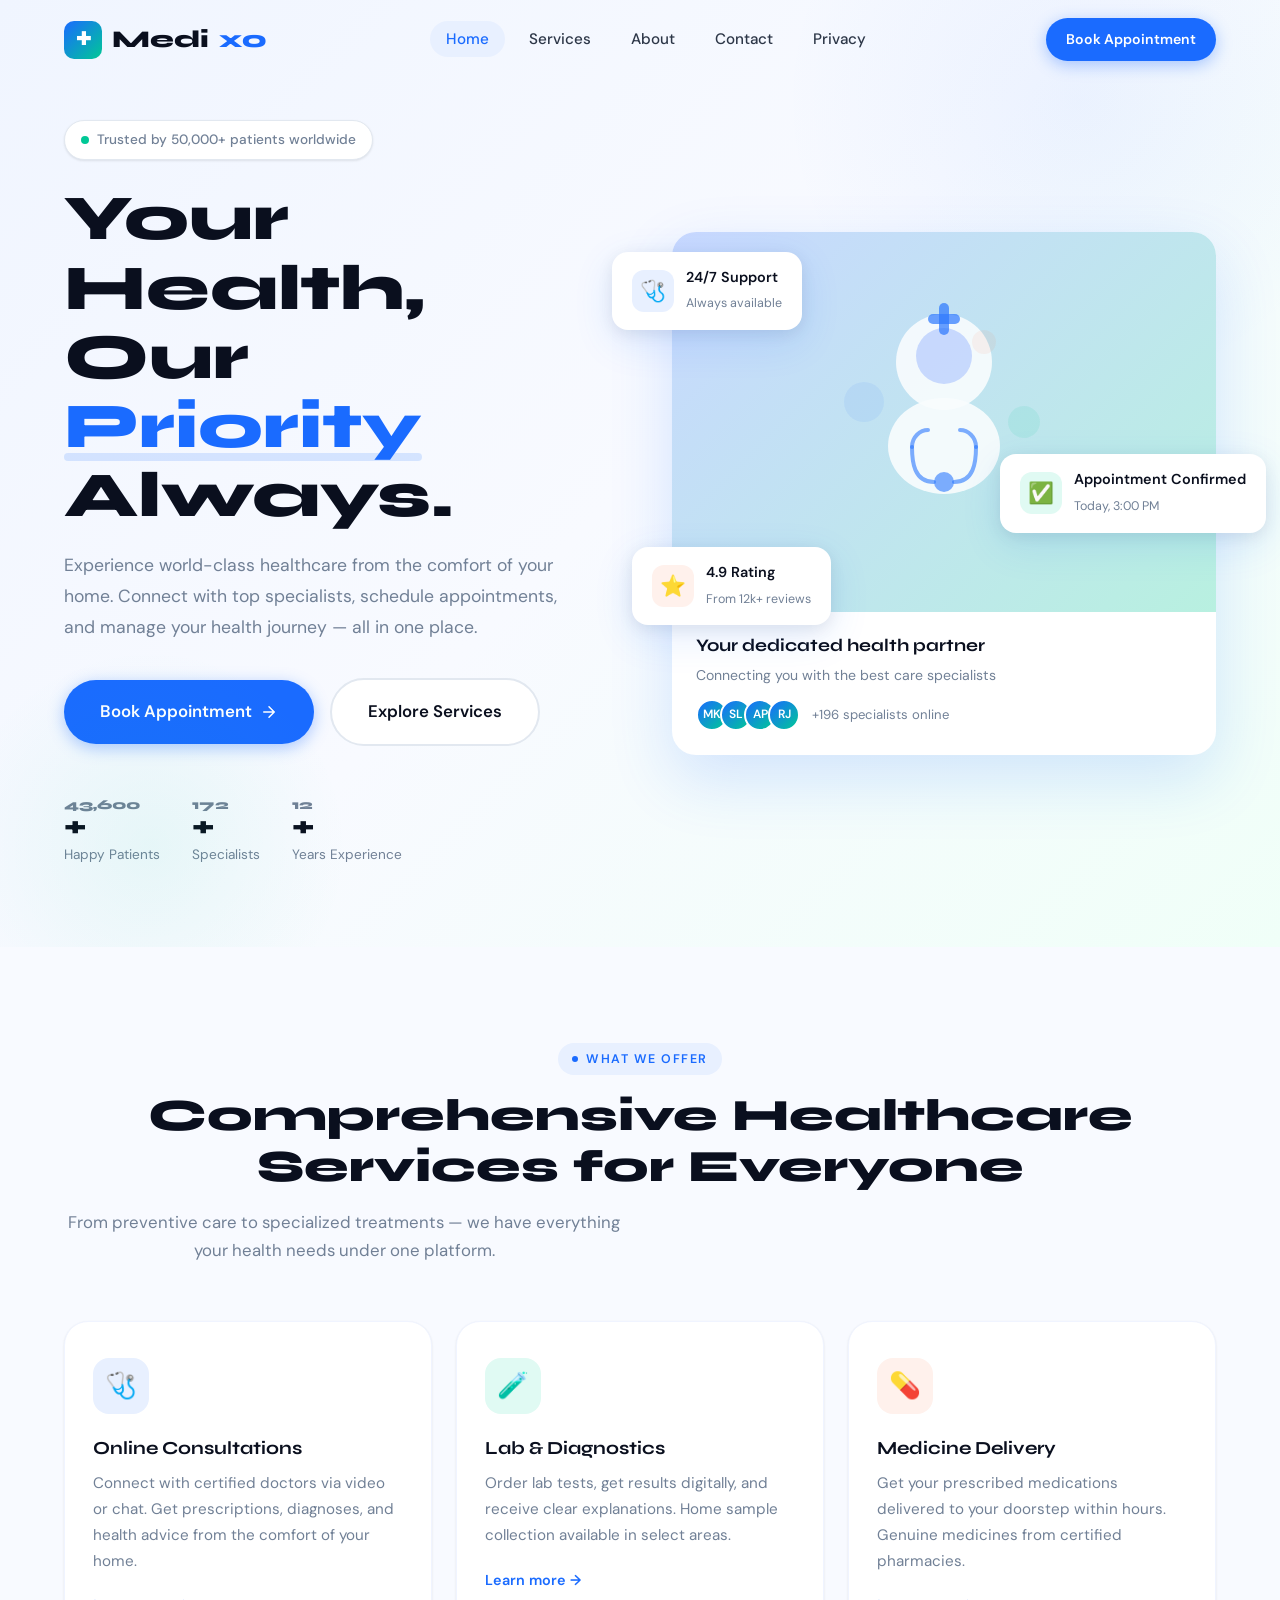
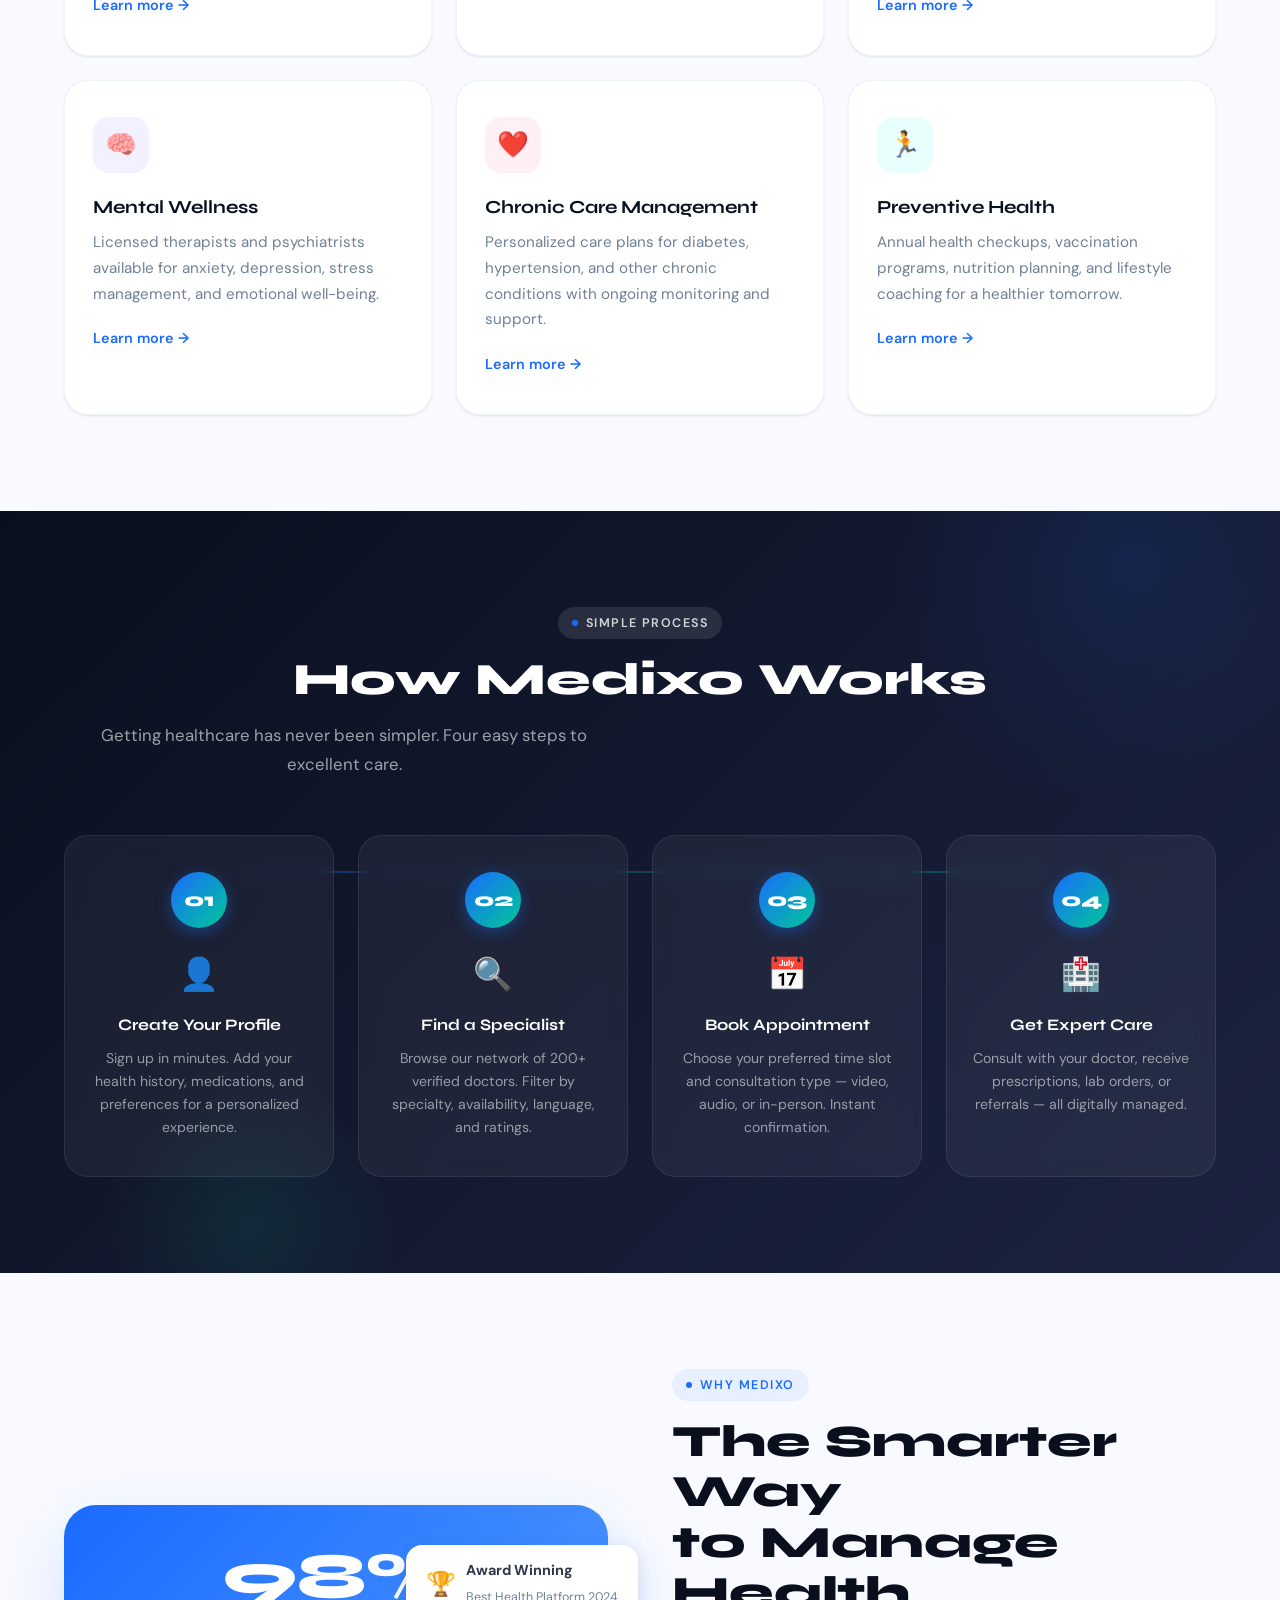
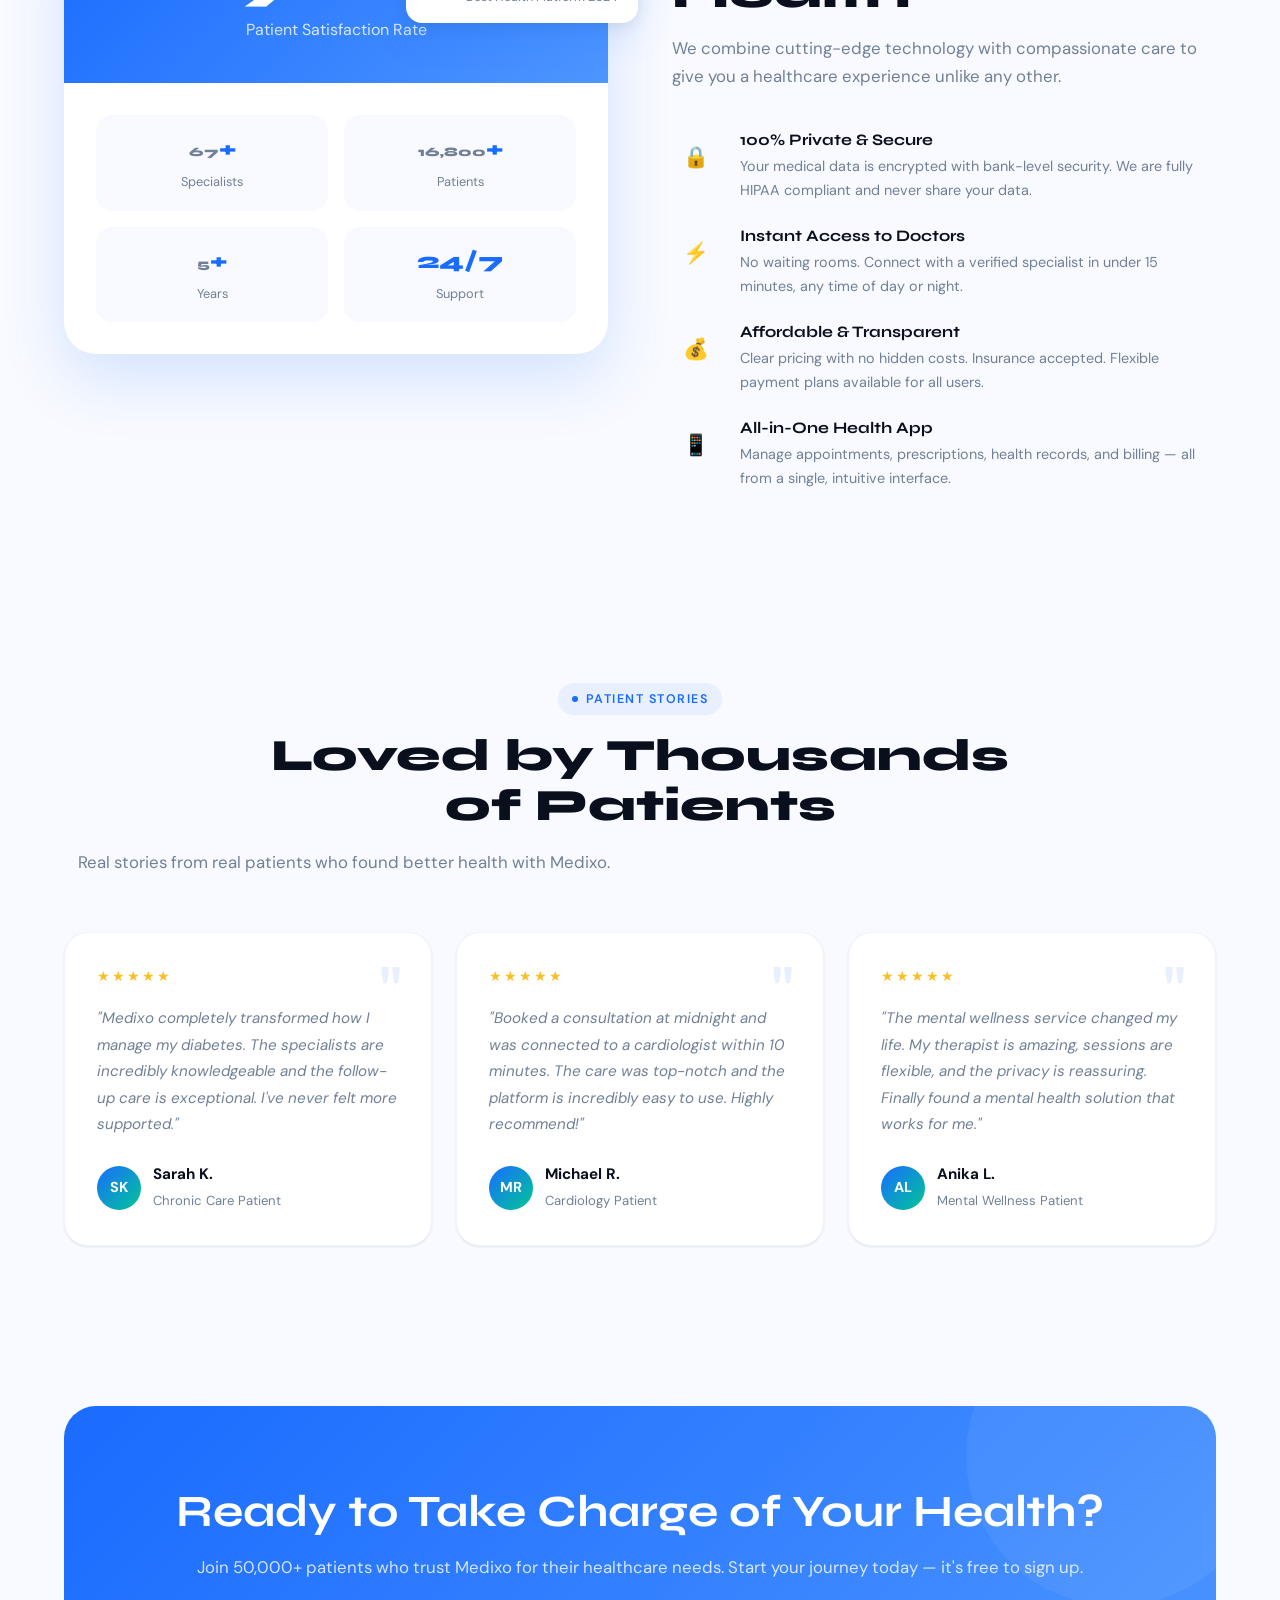
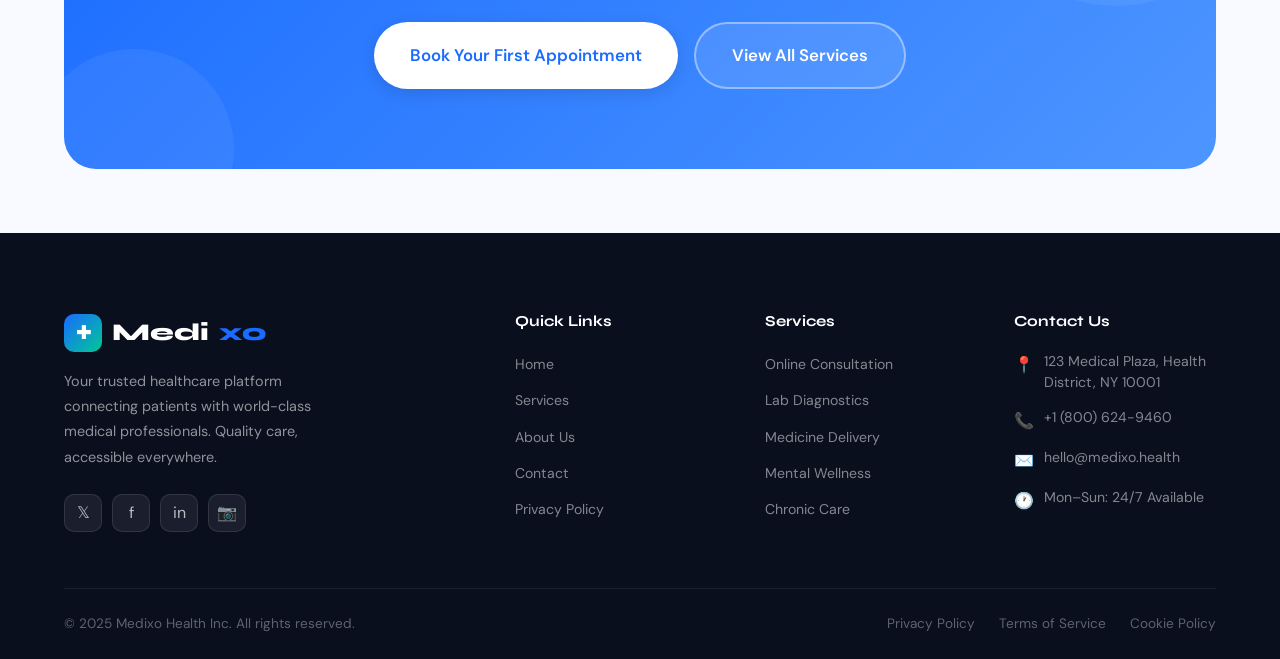
<file: index.html>
<!DOCTYPE html>
<html lang="en">
<head>
  <meta charset="UTF-8">
  <meta name="viewport" content="width=device-width, initial-scale=1.0">

  <!-- Primary SEO -->
  <title>Medixo — Premium Healthcare Platform</title>
  <meta name="title" content="Medixo — Premium Healthcare Platform">
  <meta name="description" content="Medixo is a modern healthcare platform providing high-quality medical services, consultation, and care solutions. Book appointments, explore services, and manage your health easily.">
  <meta name="keywords" content="healthcare, medical services, doctor appointment, online consultation, health platform, hospital services, patient care, Medixo">
  <meta name="author" content="Medixo Team">
  <meta name="robots" content="index, follow">

  <!-- Favicon -->
  <link rel="icon" href="data:image/svg+xml,<svg xmlns='http://www.w3.org/2000/svg' viewBox='0 0 100 100'><text y='.9em' font-size='90'>🏥</text></svg>">

  <!-- Open Graph (Facebook / LinkedIn SEO) -->
  <meta property="og:type" content="website">
  <meta property="og:url" content="https://tanishkumari.github.io/">
  <meta property="og:title" content="Medixo — Premium Healthcare Platform">
  <meta property="og:description" content="Premium healthcare services with modern UI and seamless experience. Book appointments and access medical care easily.">
  <meta property="og:image" content="https://www.medixo.com/preview.jpg">

  <!-- Twitter Card -->
  <meta name="twitter:card" content="summary_large_image">
  <meta name="twitter:url" content="https://www.medixo.com/">
  <meta name="twitter:title" content="Medixo — Premium Healthcare Platform">
  <meta name="twitter:description" content="Advanced healthcare solutions with easy appointment booking and premium experience.">
  <meta name="twitter:image" content="https://www.medixo.com/preview.jpg">

  <!-- Canonical URL -->
  <link rel="canonical" href="https://tanishkumari.github.io/">

  <!-- Fonts -->
  <link href="https://fonts.googleapis.com/css2?family=Poppins:wght@300;400;500;600;700&display=swap" rel="stylesheet">

  <!-- CSS -->
  <link rel="stylesheet" href="styles.css">

  <!-- Theme Color (Mobile Browser UI) -->
  <meta name="theme-color" content="#0ea5e9">

  <!-- Performance Optimization -->
  <link rel="preconnect" href="https://fonts.googleapis.com">
  <link rel="preconnect" href="https://fonts.gstatic.com" crossorigin>

  <script async src="https://pagead2.googlesyndication.com/pagead/js/adsbygoogle.js?client=ca-pub-9589219863027064"crossorigin="anonymous"></script>

  <!-- Google Analytics (Replace G-XXXXXXX with your ID) -->
  <script async src="https://www.googletagmanager.com/gtag/js?id=G-XXXXXXX"></script>
  <script>
    window.dataLayer = window.dataLayer || [];
    function gtag(){dataLayer.push(arguments);}
    gtag('js', new Date());
    gtag('config', 'G-XXXXXXX');
  </script>

</head>
<body>

<!-- Loader -->
<div class="loader">
  <div class="loader-inner">
    <div class="loader-logo">Medi<span>xo</span></div>
    <div class="loader-bar"><div class="loader-bar-fill"></div></div>
  </div>
</div>

<!-- Navbar -->
<nav class="navbar" id="navbar">
  <div class="navbar-inner">
    <a href="index.html" class="nav-logo">
      <div class="nav-logo-icon">✚</div>
      Medi<span>xo</span>
    </a>
    <ul class="nav-menu">
      <li><a href="index.html" class="nav-link active">Home</a></li>
      <li><a href="services.html" class="nav-link">Services</a></li>
      <li><a href="about.html" class="nav-link">About</a></li>
      <li><a href="contact.html" class="nav-link">Contact</a></li>
      <li><a href="privacy.html" class="nav-link">Privacy</a></li>
    </ul>
    <div class="nav-actions">
      <a href="contact.html" class="btn btn-primary btn-sm">Book Appointment</a>
    </div>
    <button class="hamburger" aria-label="Menu">
      <span></span><span></span><span></span>
    </button>
  </div>
</nav>

<!-- Mobile Nav -->
<div class="mobile-nav">
  <a href="index.html" class="nav-link">Home</a>
  <a href="services.html" class="nav-link">Services</a>
  <a href="about.html" class="nav-link">About</a>
  <a href="contact.html" class="nav-link">Contact</a>
  <a href="privacy.html" class="nav-link">Privacy</a>
  <a href="contact.html" class="btn btn-primary" style="margin-top:16px;">Book Appointment</a>
</div>

<!-- Hero Section -->
<section class="hero">
  <div class="container">
    <div class="hero-content">
      <div class="hero-text">
        <div class="hero-badge fade-in">
          <span class="dot"></span>
          Trusted by 50,000+ patients worldwide
        </div>
        <h1 class="hero-title fade-in" data-delay="100">
          Your Health,<br>Our <span class="highlight">Priority</span><br>Always.
        </h1>
        <p class="hero-desc fade-in" data-delay="200">
          Experience world-class healthcare from the comfort of your home. Connect with top specialists, schedule appointments, and manage your health journey — all in one place.
        </p>
        <div class="hero-actions fade-in" data-delay="300">
          <a href="contact.html" class="btn btn-primary btn-lg">
            <span>Book Appointment</span>
            <svg width="18" height="18" fill="none" viewBox="0 0 24 24" stroke="currentColor" stroke-width="2"><path stroke-linecap="round" stroke-linejoin="round" d="M5 12h14M12 5l7 7-7 7"/></svg>
          </a>
          <a href="services.html" class="btn btn-outline btn-lg">
            <span>Explore Services</span>
          </a>
        </div>
        <div class="hero-stats fade-in" data-delay="400">
          <div class="hero-stat">
            <strong><span data-target="50000">0</span>+</strong>
            <span>Happy Patients</span>
          </div>
          <div class="hero-stat">
            <strong><span data-target="200">0</span>+</strong>
            <span>Specialists</span>
          </div>
          <div class="hero-stat">
            <strong><span data-target="15">0</span>+</strong>
            <span>Years Experience</span>
          </div>
        </div>
      </div>

      <div class="hero-visual fade-in-right" data-delay="200">
        <div class="hero-card-main">
          <div class="hero-card-img">
            <svg width="280" height="280" viewBox="0 0 280 280" fill="none" xmlns="http://www.w3.org/2000/svg">
              <!-- Doctor illustration -->
              <circle cx="140" cy="80" r="48" fill="white" opacity="0.9"/>
              <circle cx="140" cy="74" r="28" fill="#c8d8ff"/>
              <ellipse cx="140" cy="164" rx="56" ry="48" fill="white" opacity="0.9"/>
              <!-- Stethoscope -->
              <circle cx="140" cy="200" r="10" fill="#1a6bff" opacity="0.6"/>
              <path d="M130 200 C110 200 108 180 108 165" stroke="#1a6bff" stroke-width="4" fill="none" stroke-linecap="round" opacity="0.6"/>
              <path d="M150 200 C170 200 172 180 172 165" stroke="#1a6bff" stroke-width="4" fill="none" stroke-linecap="round" opacity="0.6"/>
              <path d="M108 165 C108 155 116 148 124 148" stroke="#1a6bff" stroke-width="4" fill="none" stroke-linecap="round" opacity="0.6"/>
              <path d="M172 165 C172 155 164 148 156 148" stroke="#1a6bff" stroke-width="4" fill="none" stroke-linecap="round" opacity="0.6"/>
              <!-- Cross symbol -->
              <rect x="124" y="32" width="32" height="10" rx="5" fill="#1a6bff" opacity="0.7"/>
              <rect x="135" y="21" width="10" height="32" rx="5" fill="#1a6bff" opacity="0.7"/>
              <!-- Decorative circles -->
              <circle cx="60" cy="120" r="20" fill="rgba(26,107,255,0.08)"/>
              <circle cx="220" cy="140" r="16" fill="rgba(0,200,150,0.1)"/>
              <circle cx="180" cy="60" r="12" fill="rgba(255,107,53,0.08)"/>
            </svg>
          </div>
          <div class="hero-card-info">
            <h3>Your dedicated health partner</h3>
            <p style="color:var(--text-muted);font-size:0.88rem;">Connecting you with the best care specialists</p>
            <div class="doctor-row">
              <div class="doctor-avatars">
                <div class="doctor-avatar">MK</div>
                <div class="doctor-avatar">SL</div>
                <div class="doctor-avatar">AP</div>
                <div class="doctor-avatar">RJ</div>
              </div>
              <span style="font-size:0.82rem;color:var(--text-muted);">+196 specialists online</span>
            </div>
          </div>
        </div>

        <!-- Floating Cards -->
        <div class="hero-float-1">
          <div class="float-icon blue">🩺</div>
          <div class="float-text">
            <strong>24/7 Support</strong>
            <span>Always available</span>
          </div>
        </div>

        <div class="hero-float-2">
          <div class="float-icon green">✅</div>
          <div class="float-text">
            <strong>Appointment Confirmed</strong>
            <span>Today, 3:00 PM</span>
          </div>
        </div>

        <div class="hero-float-3">
          <div class="float-icon orange">⭐</div>
          <div class="float-text">
            <strong>4.9 Rating</strong>
            <span>From 12k+ reviews</span>
          </div>
        </div>
      </div>
    </div>
  </div>
</section>

<!-- Features / Services Highlights -->
<section class="section">
  <div class="container">
    <div class="section-header center fade-in">
      <div class="section-label">What We Offer</div>
      <h2 class="section-title">Comprehensive Healthcare<br>Services for Everyone</h2>
      <p class="section-subtitle">From preventive care to specialized treatments — we have everything your health needs under one platform.</p>
    </div>

    <div class="features-grid">
      <div class="feature-card fade-in" data-delay="100">
        <div class="feature-icon blue">🩺</div>
        <h3>Online Consultations</h3>
        <p>Connect with certified doctors via video or chat. Get prescriptions, diagnoses, and health advice from the comfort of your home.</p>
        <a href="services.html" class="feature-link">Learn more →</a>
      </div>
      <div class="feature-card fade-in" data-delay="200">
        <div class="feature-icon green">🧪</div>
        <h3>Lab & Diagnostics</h3>
        <p>Order lab tests, get results digitally, and receive clear explanations. Home sample collection available in select areas.</p>
        <a href="services.html" class="feature-link">Learn more →</a>
      </div>
      <div class="feature-card fade-in" data-delay="300">
        <div class="feature-icon orange">💊</div>
        <h3>Medicine Delivery</h3>
        <p>Get your prescribed medications delivered to your doorstep within hours. Genuine medicines from certified pharmacies.</p>
        <a href="services.html" class="feature-link">Learn more →</a>
      </div>
      <div class="feature-card fade-in" data-delay="100">
        <div class="feature-icon purple">🧠</div>
        <h3>Mental Wellness</h3>
        <p>Licensed therapists and psychiatrists available for anxiety, depression, stress management, and emotional well-being.</p>
        <a href="services.html" class="feature-link">Learn more →</a>
      </div>
      <div class="feature-card fade-in" data-delay="200">
        <div class="feature-icon pink">❤️</div>
        <h3>Chronic Care Management</h3>
        <p>Personalized care plans for diabetes, hypertension, and other chronic conditions with ongoing monitoring and support.</p>
        <a href="services.html" class="feature-link">Learn more →</a>
      </div>
      <div class="feature-card fade-in" data-delay="300">
        <div class="feature-icon teal">🏃</div>
        <h3>Preventive Health</h3>
        <p>Annual health checkups, vaccination programs, nutrition planning, and lifestyle coaching for a healthier tomorrow.</p>
        <a href="services.html" class="feature-link">Learn more →</a>
      </div>
    </div>
  </div>
</section>

<!-- How It Works -->
<section class="section how-bg">
  <div class="container">
    <div class="section-header center fade-in">
      <div class="section-label">Simple Process</div>
      <h2 class="section-title">How Medixo Works</h2>
      <p class="section-subtitle">Getting healthcare has never been simpler. Four easy steps to excellent care.</p>
    </div>

    <div class="steps-grid">
      <div class="step-card fade-in" data-delay="100">
        <div class="step-number">01</div>
        <span class="step-icon">👤</span>
        <h3>Create Your Profile</h3>
        <p>Sign up in minutes. Add your health history, medications, and preferences for a personalized experience.</p>
      </div>
      <div class="step-card fade-in" data-delay="200">
        <div class="step-number">02</div>
        <span class="step-icon">🔍</span>
        <h3>Find a Specialist</h3>
        <p>Browse our network of 200+ verified doctors. Filter by specialty, availability, language, and ratings.</p>
      </div>
      <div class="step-card fade-in" data-delay="300">
        <div class="step-number">03</div>
        <span class="step-icon">📅</span>
        <h3>Book Appointment</h3>
        <p>Choose your preferred time slot and consultation type — video, audio, or in-person. Instant confirmation.</p>
      </div>
      <div class="step-card fade-in" data-delay="400">
        <div class="step-number">04</div>
        <span class="step-icon">🏥</span>
        <h3>Get Expert Care</h3>
        <p>Consult with your doctor, receive prescriptions, lab orders, or referrals — all digitally managed.</p>
      </div>
    </div>
  </div>
</section>

<!-- Why Choose Us -->
<section class="section">
  <div class="container">
    <div class="why-grid">
      <div class="why-visual fade-in-left">
        <div class="why-main-card">
          <div class="why-card-top">
            <div class="why-big-number">98%</div>
            <p style="margin:0;opacity:0.8;margin-top:8px;">Patient Satisfaction Rate</p>
          </div>
          <div class="why-card-body">
            <div class="why-mini-stat">
              <strong><span data-target="200">0</span>+</strong>
              <span>Specialists</span>
            </div>
            <div class="why-mini-stat">
              <strong><span data-target="50000">0</span>+</strong>
              <span>Patients</span>
            </div>
            <div class="why-mini-stat">
              <strong><span data-target="15">0</span>+</strong>
              <span>Years</span>
            </div>
            <div class="why-mini-stat">
              <strong>24/7</strong>
              <span>Support</span>
            </div>
          </div>
        </div>
        <div class="why-float-badge">
          <span style="font-size:1.5rem;">🏆</span>
          <div>
            <strong style="display:block;font-size:0.9rem;font-weight:700;">Award Winning</strong>
            <span style="font-size:0.78rem;color:var(--text-muted);">Best Health Platform 2024</span>
          </div>
        </div>
      </div>

      <div class="fade-in-right">
        <div class="section-label">Why Medixo</div>
        <h2 class="section-title" style="margin-bottom:16px;">The Smarter Way<br>to Manage Health</h2>
        <p class="section-subtitle" style="margin-bottom:40px;">We combine cutting-edge technology with compassionate care to give you a healthcare experience unlike any other.</p>

        <div class="why-reasons">
          <div class="why-reason">
            <div class="why-reason-icon blue">🔒</div>
            <div class="why-reason-text">
              <h3>100% Private & Secure</h3>
              <p>Your medical data is encrypted with bank-level security. We are fully HIPAA compliant and never share your data.</p>
            </div>
          </div>
          <div class="why-reason">
            <div class="why-reason-icon green">⚡</div>
            <div class="why-reason-text">
              <h3>Instant Access to Doctors</h3>
              <p>No waiting rooms. Connect with a verified specialist in under 15 minutes, any time of day or night.</p>
            </div>
          </div>
          <div class="why-reason">
            <div class="why-reason-icon orange">💰</div>
            <div class="why-reason-text">
              <h3>Affordable & Transparent</h3>
              <p>Clear pricing with no hidden costs. Insurance accepted. Flexible payment plans available for all users.</p>
            </div>
          </div>
          <div class="why-reason">
            <div class="why-reason-icon purple">📱</div>
            <div class="why-reason-text">
              <h3>All-in-One Health App</h3>
              <p>Manage appointments, prescriptions, health records, and billing — all from a single, intuitive interface.</p>
            </div>
          </div>
        </div>
      </div>
    </div>
  </div>
</section>

<!-- Testimonials -->
<section class="section testi-bg">
  <div class="container">
    <div class="section-header center fade-in">
      <div class="section-label">Patient Stories</div>
      <h2 class="section-title">Loved by Thousands<br>of Patients</h2>
      <p class="section-subtitle">Real stories from real patients who found better health with Medixo.</p>
    </div>

    <div class="testi-grid">
      <div class="testi-card fade-in" data-delay="100">
        <div class="stars">★★★★★</div>
        <p class="testi-text">"Medixo completely transformed how I manage my diabetes. The specialists are incredibly knowledgeable and the follow-up care is exceptional. I've never felt more supported."</p>
        <div class="testi-author">
          <div class="testi-avatar">SK</div>
          <div class="testi-name">
            <strong>Sarah K.</strong>
            <span>Chronic Care Patient</span>
          </div>
        </div>
      </div>
      <div class="testi-card fade-in" data-delay="200">
        <div class="stars">★★★★★</div>
        <p class="testi-text">"Booked a consultation at midnight and was connected to a cardiologist within 10 minutes. The care was top-notch and the platform is incredibly easy to use. Highly recommend!"</p>
        <div class="testi-author">
          <div class="testi-avatar">MR</div>
          <div class="testi-name">
            <strong>Michael R.</strong>
            <span>Cardiology Patient</span>
          </div>
        </div>
      </div>
      <div class="testi-card fade-in" data-delay="300">
        <div class="stars">★★★★★</div>
        <p class="testi-text">"The mental wellness service changed my life. My therapist is amazing, sessions are flexible, and the privacy is reassuring. Finally found a mental health solution that works for me."</p>
        <div class="testi-author">
          <div class="testi-avatar">AL</div>
          <div class="testi-name">
            <strong>Anika L.</strong>
            <span>Mental Wellness Patient</span>
          </div>
        </div>
      </div>
    </div>
  </div>
</section>

<!-- CTA Section -->
<section class="section-sm">
  <div class="container">
    <div class="cta-section fade-in">
      <h2>Ready to Take Charge of Your Health?</h2>
      <p>Join 50,000+ patients who trust Medixo for their healthcare needs. Start your journey today — it's free to sign up.</p>
      <div class="cta-actions">
        <a href="contact.html" class="btn btn-white btn-lg">Book Your First Appointment</a>
        <a href="services.html" class="btn btn-lg" style="border:2px solid rgba(255,255,255,0.4);color:white;background:rgba(255,255,255,0.1);">View All Services</a>
      </div>
    </div>
  </div>
</section>

<!-- Footer -->
<footer class="footer">
  <div class="container">
    <div class="footer-grid">
      <div class="footer-brand">
        <a href="index.html" class="nav-logo" style="color:white;">
          <div class="nav-logo-icon">✚</div>
          Medi<span>xo</span>
        </a>
        <p>Your trusted healthcare platform connecting patients with world-class medical professionals. Quality care, accessible everywhere.</p>
        <div class="social-links">
          <a href="#" class="social-link" aria-label="Twitter">𝕏</a>
          <a href="#" class="social-link" aria-label="Facebook">f</a>
          <a href="#" class="social-link" aria-label="LinkedIn">in</a>
          <a href="#" class="social-link" aria-label="Instagram">📷</a>
        </div>
      </div>
      <div class="footer-col">
        <h4>Quick Links</h4>
        <ul class="footer-links">
          <li><a href="index.html" class="footer-link">Home</a></li>
          <li><a href="services.html" class="footer-link">Services</a></li>
          <li><a href="about.html" class="footer-link">About Us</a></li>
          <li><a href="contact.html" class="footer-link">Contact</a></li>
          <li><a href="privacy.html" class="footer-link">Privacy Policy</a></li>
        </ul>
      </div>
      <div class="footer-col">
        <h4>Services</h4>
        <ul class="footer-links">
          <li><a href="services.html" class="footer-link">Online Consultation</a></li>
          <li><a href="services.html" class="footer-link">Lab Diagnostics</a></li>
          <li><a href="services.html" class="footer-link">Medicine Delivery</a></li>
          <li><a href="services.html" class="footer-link">Mental Wellness</a></li>
          <li><a href="services.html" class="footer-link">Chronic Care</a></li>
        </ul>
      </div>
      <div class="footer-col">
        <h4>Contact Us</h4>
        <div class="footer-contact-item">
          <span class="icon">📍</span>
          <span>123 Medical Plaza, Health District, NY 10001</span>
        </div>
        <div class="footer-contact-item">
          <span class="icon">📞</span>
          <span>+1 (800) 624-9460</span>
        </div>
        <div class="footer-contact-item">
          <span class="icon">✉️</span>
          <span>hello@medixo.health</span>
        </div>
        <div class="footer-contact-item">
          <span class="icon">🕐</span>
          <span>Mon–Sun: 24/7 Available</span>
        </div>
      </div>
    </div>
    <div class="footer-bottom">
      <span>© 2025 Medixo Health Inc. All rights reserved.</span>
      <div class="footer-bottom-links">
        <a href="privacy.html">Privacy Policy</a>
        <a href="#">Terms of Service</a>
        <a href="#">Cookie Policy</a>
      </div>
    </div>
  </div>
</footer>

<script src="main.js"></script>
</body>
</html>
</file>
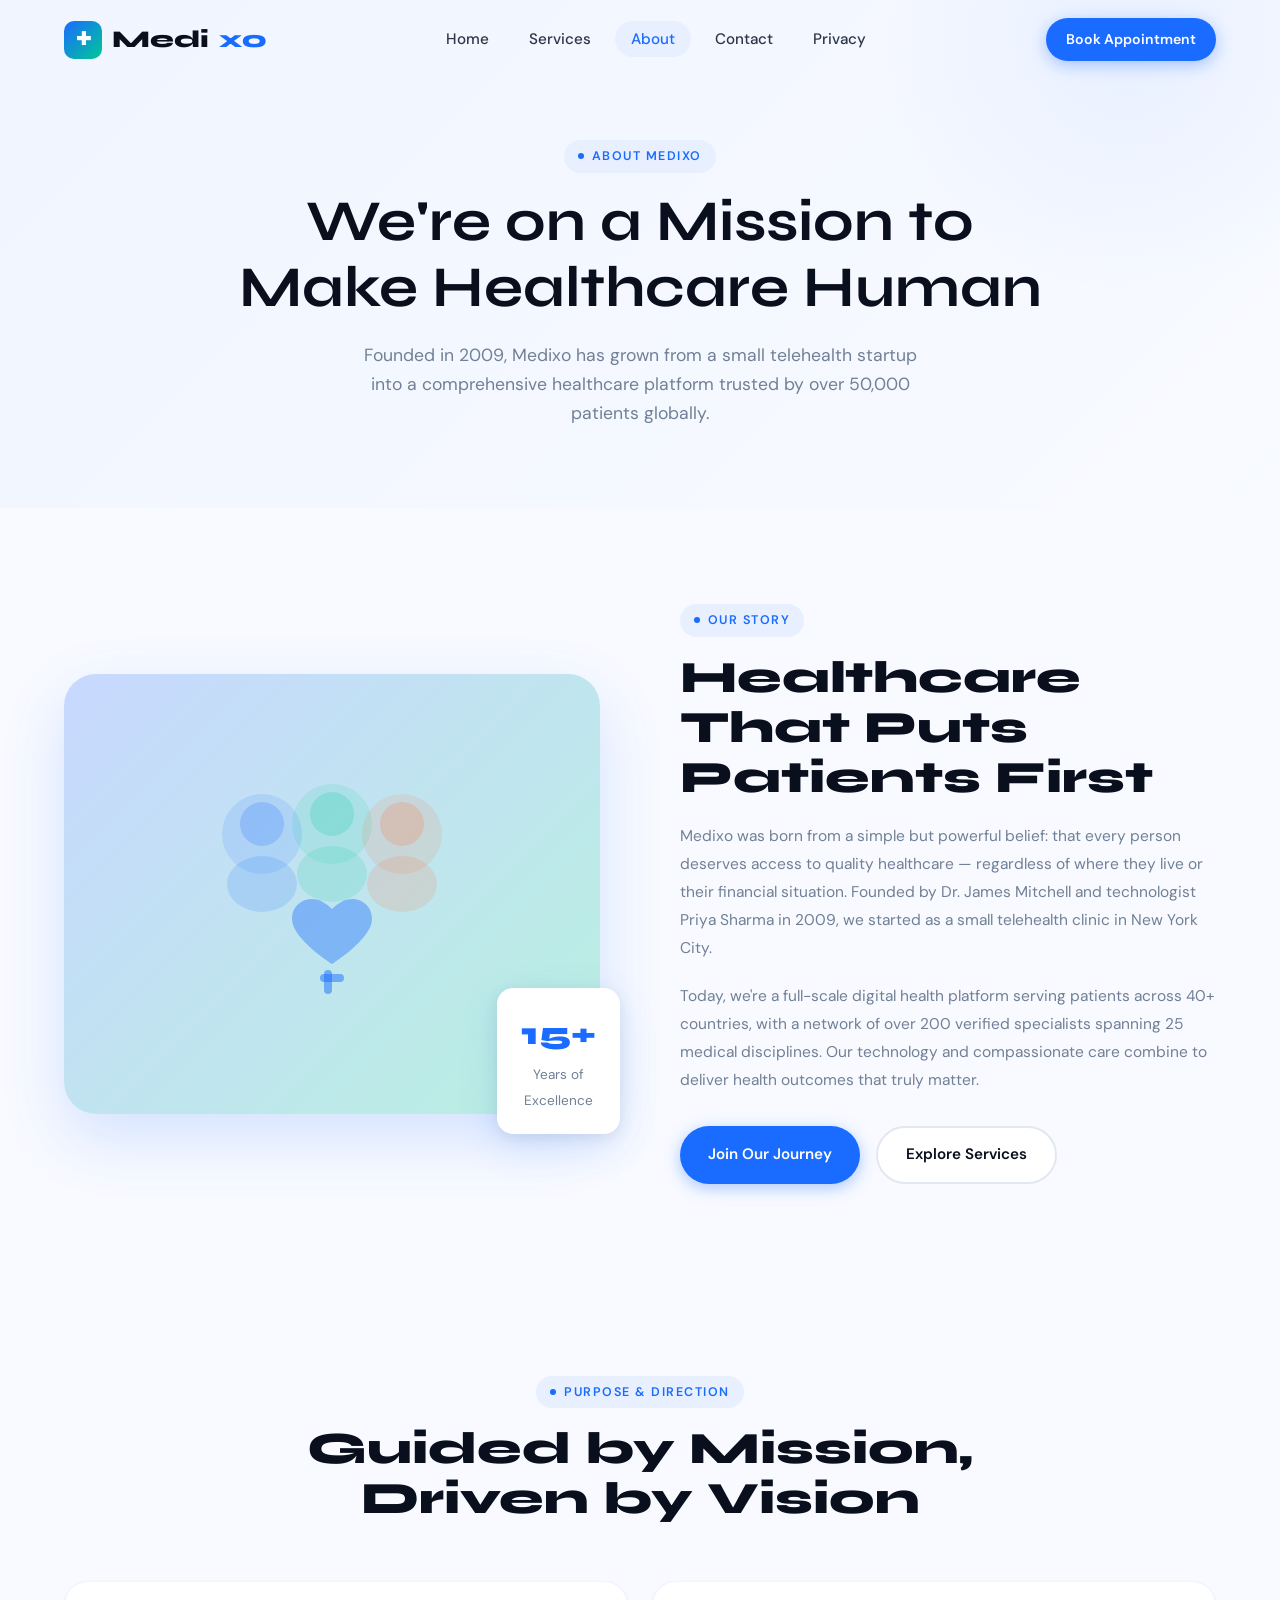
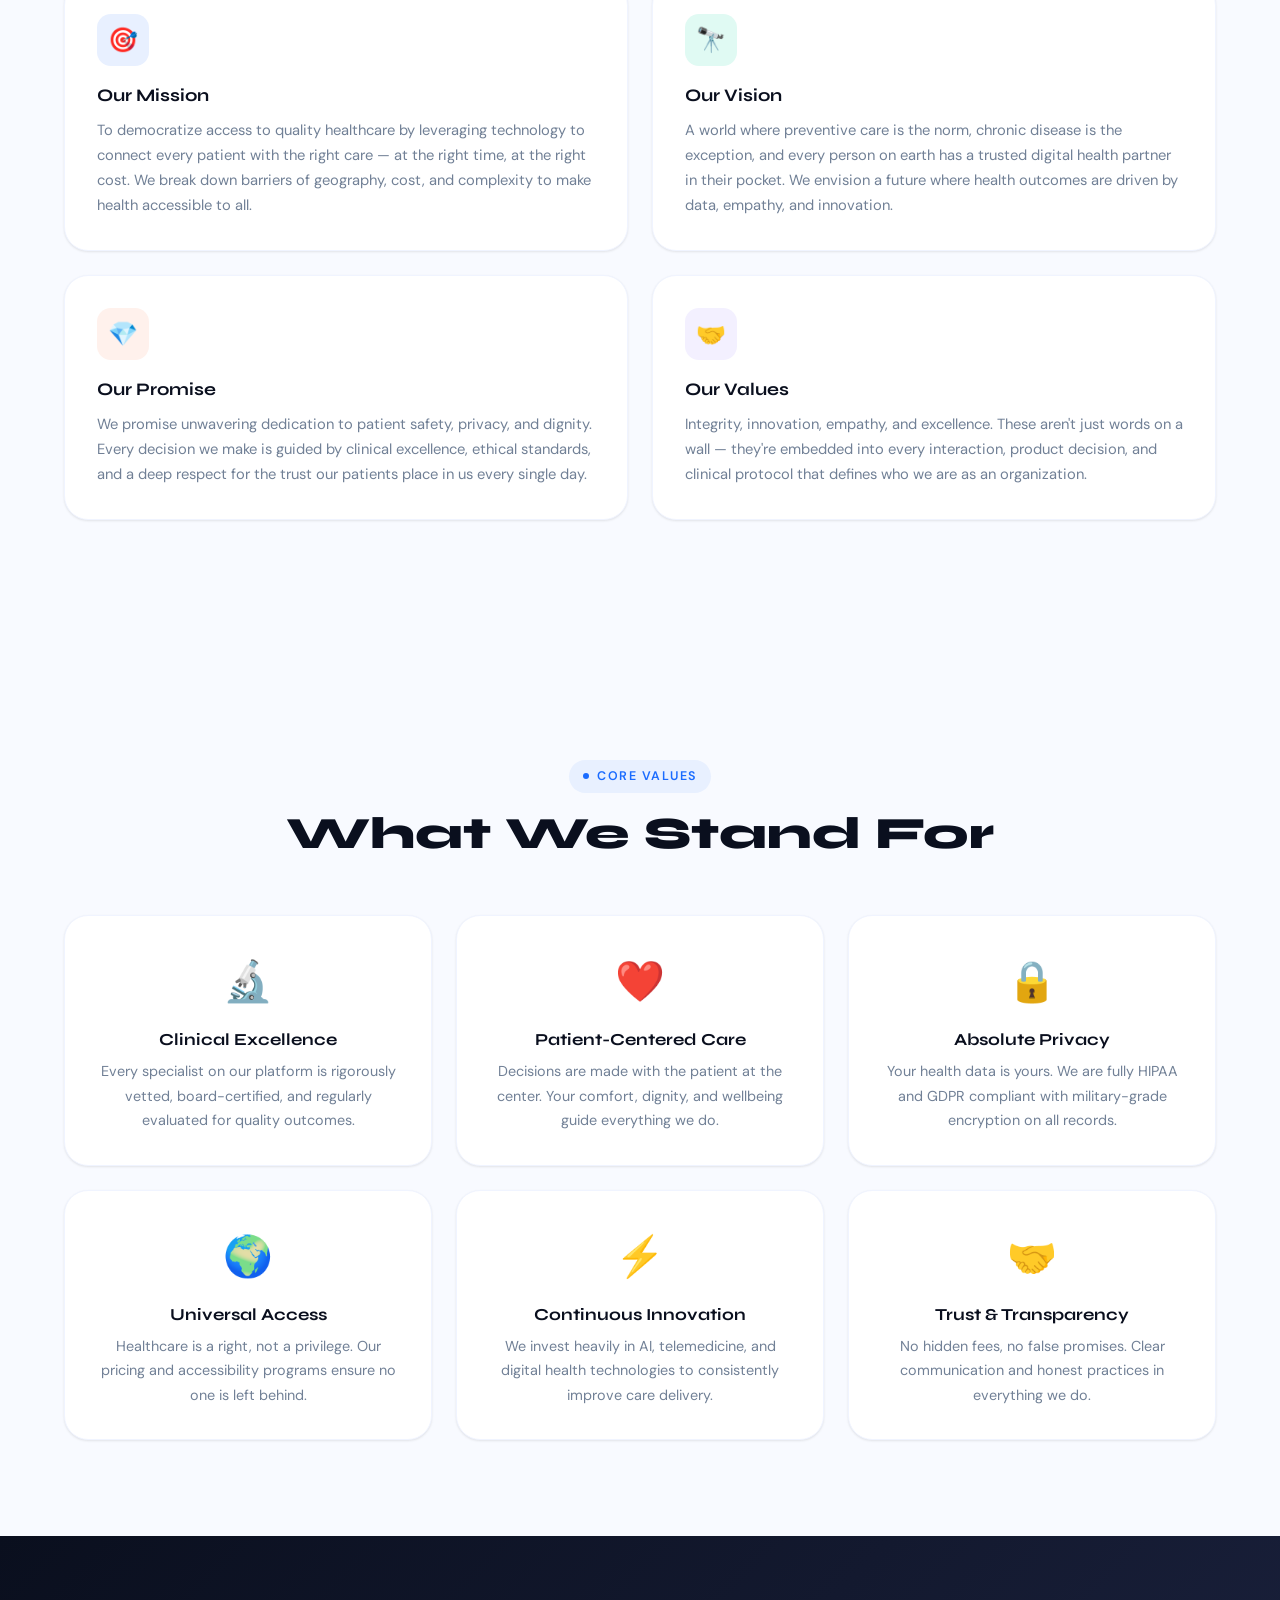
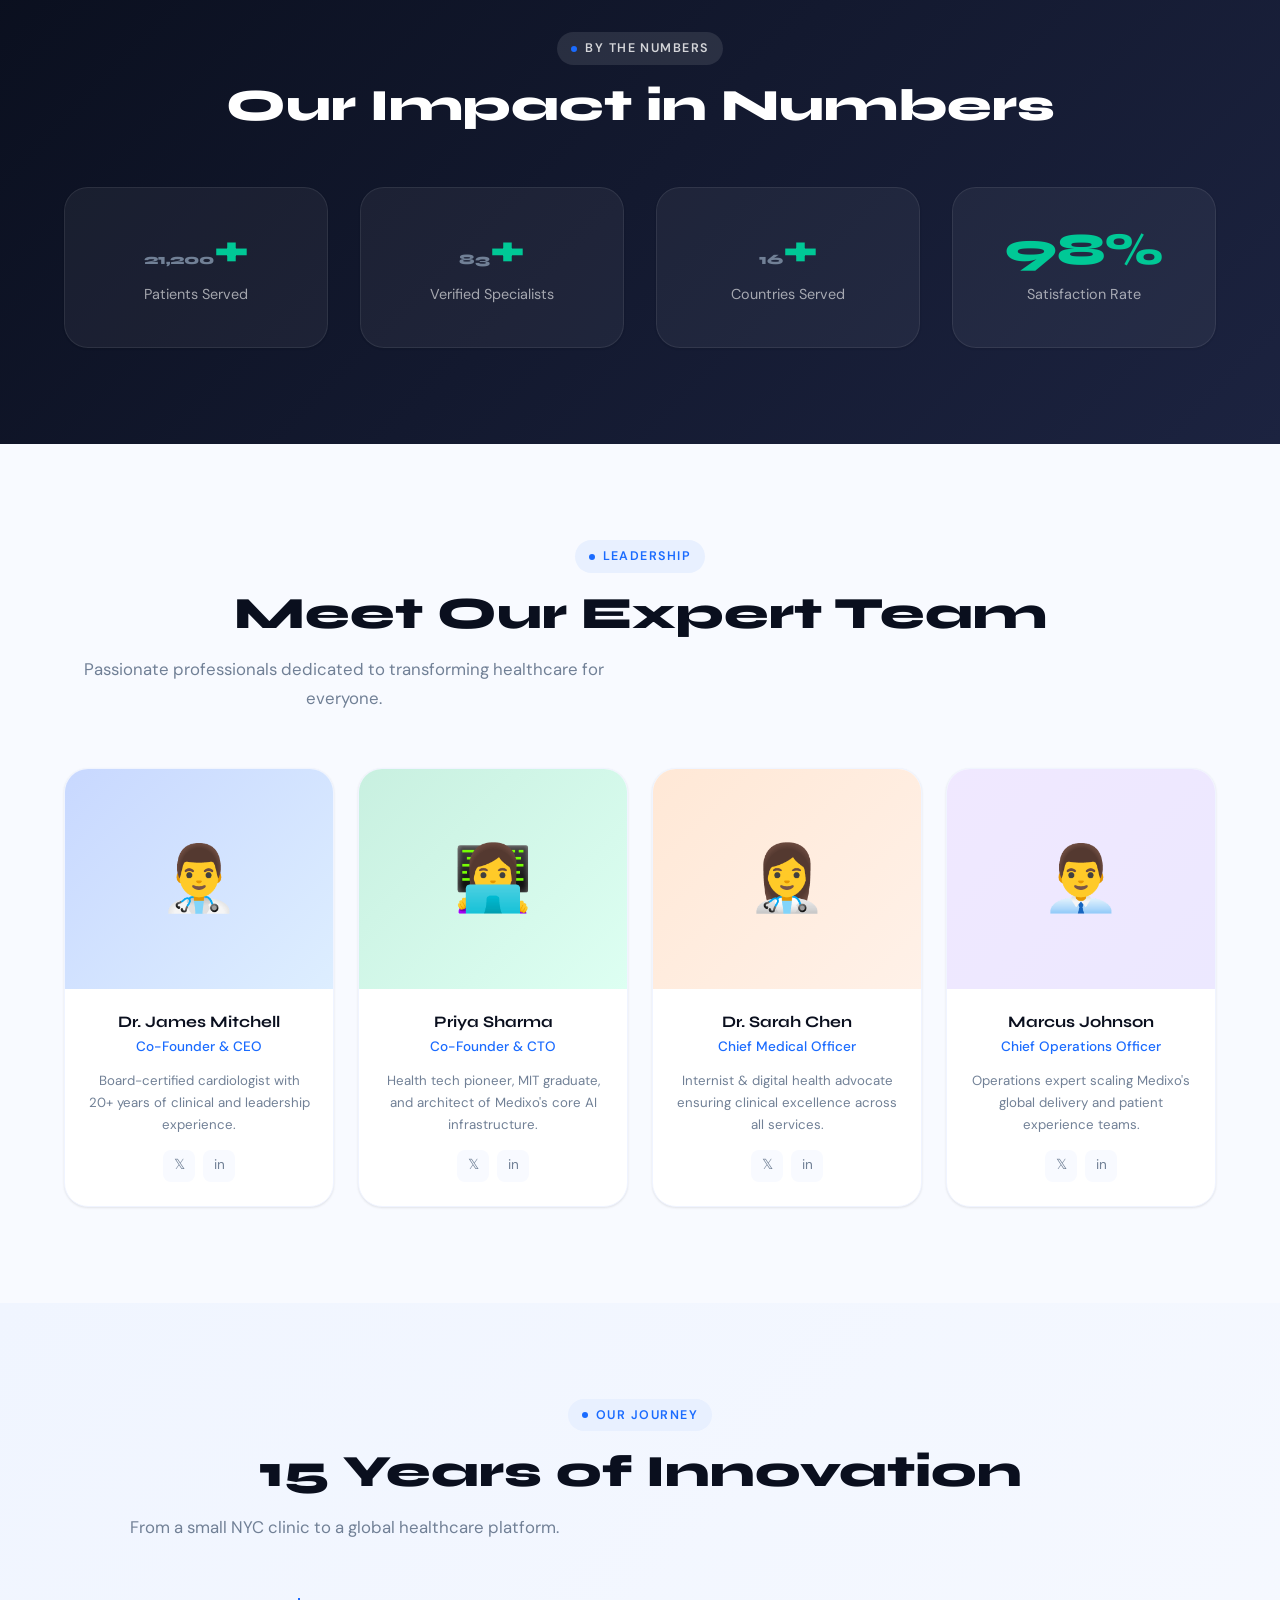
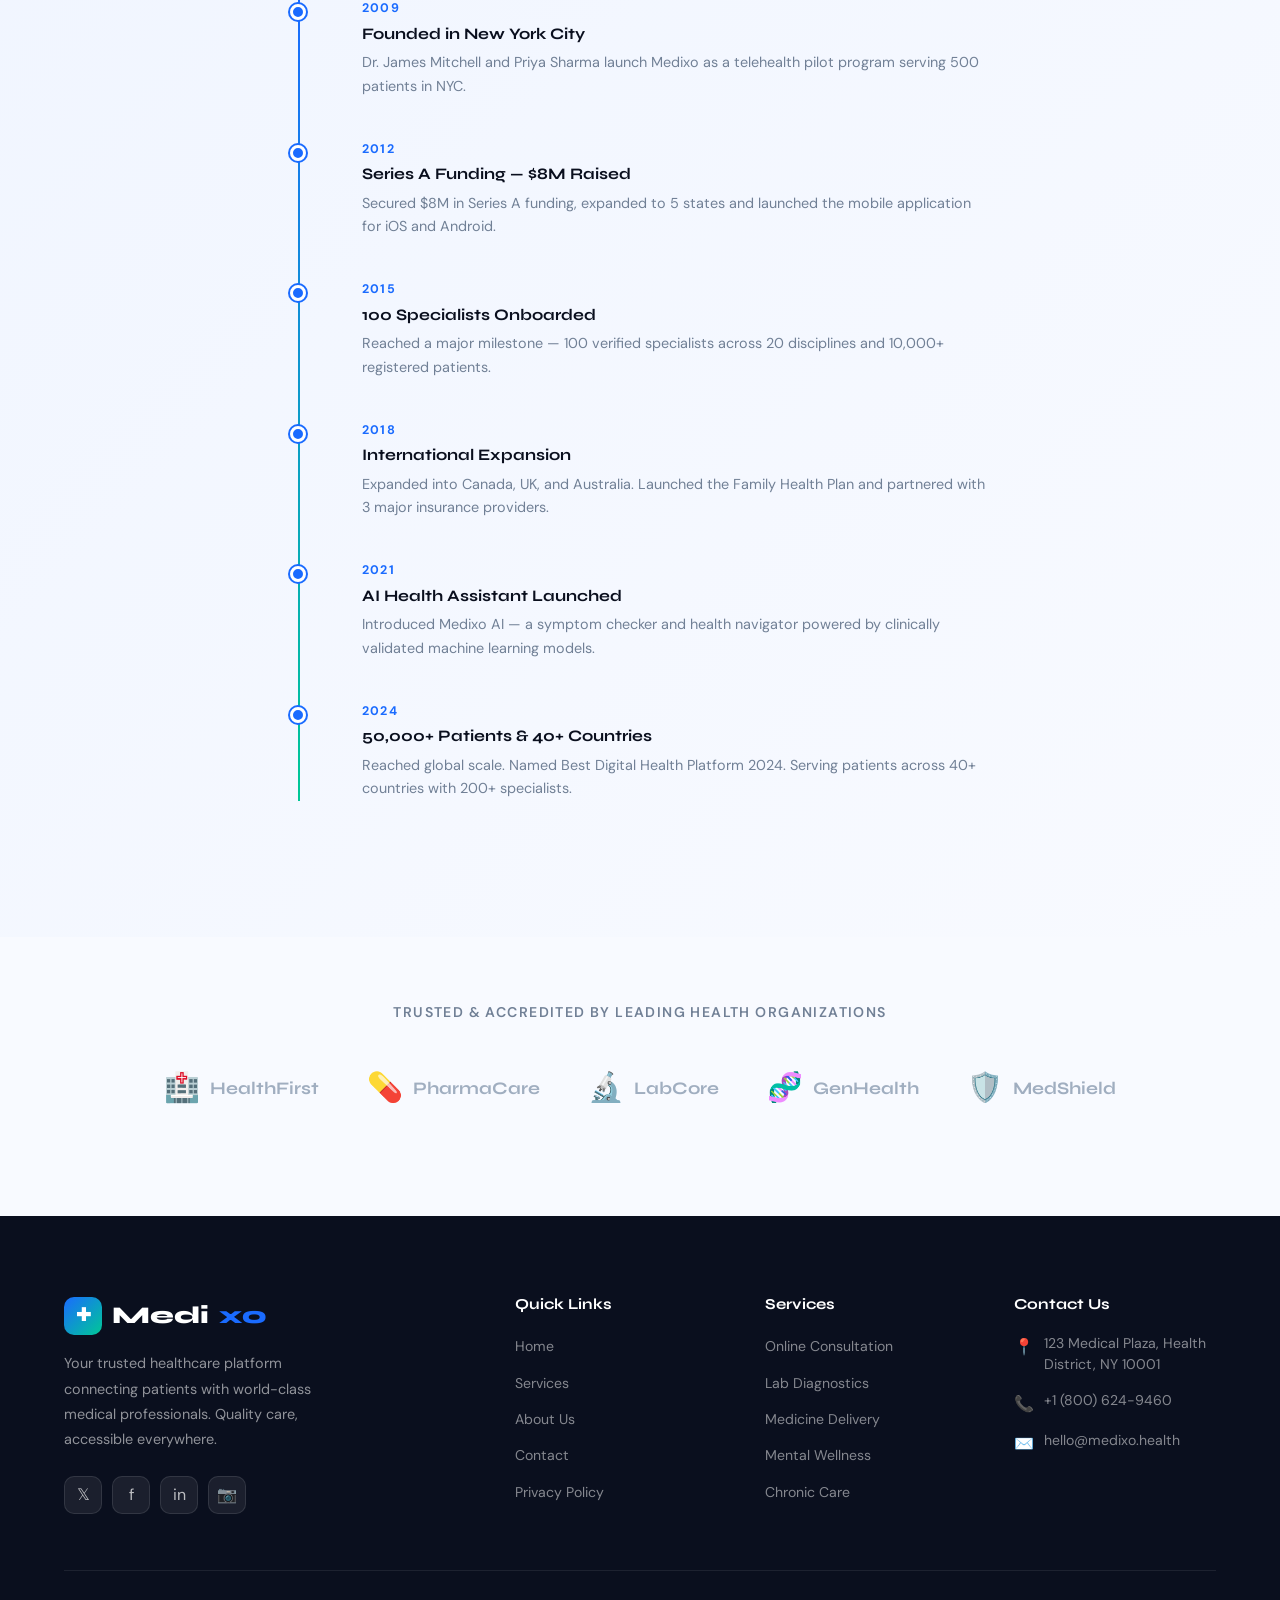
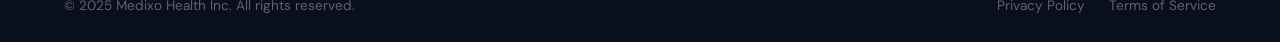
<file: about.html>
<!DOCTYPE html>
<html lang="en">
<head>
  <meta charset="UTF-8">
  <meta name="viewport" content="width=device-width, initial-scale=1.0">
  <title>About Us — Medixo Healthcare</title>
  <link rel="stylesheet" href="styles.css">
  <style>
    .values-grid {
      display: grid;
      grid-template-columns: repeat(3, 1fr);
      gap: 24px;
    }
    .value-card {
      background: white;
      border-radius: var(--radius-lg);
      padding: 32px 28px;
      border: 1px solid var(--border-light);
      box-shadow: var(--shadow-sm);
      transition: var(--transition);
      text-align: center;
    }
    .value-card:hover {
      box-shadow: var(--shadow-lg);
      transform: translateY(-6px);
    }
    .value-icon {
      font-size: 2.5rem;
      margin-bottom: 16px;
      display: block;
    }
    .value-card h3 { font-size: 1.05rem; margin-bottom: 10px; }
    .value-card p { font-size: 0.9rem; color: var(--text-muted); line-height: 1.7; }
    .timeline-section { background: linear-gradient(135deg, #f0f5ff, #f8faff); }
    .timeline {
      position: relative;
      max-width: 700px;
      margin: 0 auto;
      padding-left: 40px;
    }
    .timeline::before {
      content: '';
      position: absolute;
      left: 8px; top: 0; bottom: 0;
      width: 2px;
      background: linear-gradient(180deg, var(--primary), var(--secondary));
    }
    .timeline-item {
      position: relative;
      margin-bottom: 40px;
      padding-left: 32px;
    }
    .timeline-item::before {
      content: '';
      position: absolute;
      left: -40px;
      top: 6px;
      width: 16px; height: 16px;
      border-radius: 50%;
      background: var(--primary);
      border: 3px solid white;
      box-shadow: 0 0 0 2px var(--primary);
    }
    .timeline-year {
      font-size: 0.78rem;
      font-weight: 700;
      color: var(--primary);
      text-transform: uppercase;
      letter-spacing: 0.1em;
      margin-bottom: 6px;
    }
    .timeline-item h3 { font-size: 1rem; margin-bottom: 8px; }
    .timeline-item p { font-size: 0.9rem; color: var(--text-muted); line-height: 1.65; }
    .partner-logos {
      display: flex;
      justify-content: center;
      align-items: center;
      gap: 48px;
      flex-wrap: wrap;
      padding: 40px 0;
    }
    .partner-logo {
      display: flex;
      align-items: center;
      gap: 10px;
      font-family: var(--font-display);
      font-weight: 700;
      font-size: 1.1rem;
      color: var(--text-light);
      transition: var(--transition-fast);
    }
    .partner-logo:hover { color: var(--primary); }
    .partner-logo span { font-size: 1.8rem; }
    @media(max-width:768px) {
      .values-grid { grid-template-columns: 1fr 1fr; }
    }
    @media(max-width:480px) {
      .values-grid { grid-template-columns: 1fr; }
    }
  </style>
</head>
<body>

<!-- Loader -->
<div class="loader">
  <div class="loader-inner">
    <div class="loader-logo">Medi<span>xo</span></div>
    <div class="loader-bar"><div class="loader-bar-fill"></div></div>
  </div>
</div>

<!-- Navbar -->
<nav class="navbar scrolled" id="navbar">
  <div class="navbar-inner">
    <a href="index.html" class="nav-logo">
      <div class="nav-logo-icon">✚</div>
      Medi<span>xo</span>
    </a>
    <ul class="nav-menu">
      <li><a href="index.html" class="nav-link">Home</a></li>
      <li><a href="services.html" class="nav-link">Services</a></li>
      <li><a href="about.html" class="nav-link active">About</a></li>
      <li><a href="contact.html" class="nav-link">Contact</a></li>
      <li><a href="privacy.html" class="nav-link">Privacy</a></li>
    </ul>
    <div class="nav-actions">
      <a href="contact.html" class="btn btn-primary btn-sm">Book Appointment</a>
    </div>
    <button class="hamburger" aria-label="Menu">
      <span></span><span></span><span></span>
    </button>
  </div>
</nav>

<div class="mobile-nav">
  <a href="index.html" class="nav-link">Home</a>
  <a href="services.html" class="nav-link">Services</a>
  <a href="about.html" class="nav-link">About</a>
  <a href="contact.html" class="nav-link">Contact</a>
  <a href="privacy.html" class="nav-link">Privacy</a>
  <a href="contact.html" class="btn btn-primary" style="margin-top:16px;">Book Appointment</a>
</div>

<!-- Page Hero -->
<div class="page-hero">
  <div class="container">
    <div class="section-label fade-in">About Medixo</div>
    <h1 class="fade-in" data-delay="100">We're on a Mission to<br>Make Healthcare Human</h1>
    <p class="fade-in" data-delay="200">Founded in 2009, Medixo has grown from a small telehealth startup into a comprehensive healthcare platform trusted by over 50,000 patients globally.</p>
  </div>
</div>

<!-- Company Introduction -->
<section class="section">
  <div class="container">
    <div class="about-intro-grid">
      <div class="about-visual-wrap fade-in-left">
        <div class="about-main-img">
          <svg width="300" height="280" viewBox="0 0 300 280" fill="none">
            <!-- Medical team illustration -->
            <circle cx="80" cy="80" r="40" fill="rgba(26,107,255,0.12)"/>
            <circle cx="80" cy="70" r="22" fill="rgba(26,107,255,0.2)"/>
            <ellipse cx="80" cy="130" rx="35" ry="28" fill="rgba(26,107,255,0.15)"/>

            <circle cx="150" cy="70" r="40" fill="rgba(0,200,150,0.12)"/>
            <circle cx="150" cy="60" r="22" fill="rgba(0,200,150,0.2)"/>
            <ellipse cx="150" cy="120" rx="35" ry="28" fill="rgba(0,200,150,0.15)"/>

            <circle cx="220" cy="80" r="40" fill="rgba(255,107,53,0.12)"/>
            <circle cx="220" cy="70" r="22" fill="rgba(255,107,53,0.2)"/>
            <ellipse cx="220" cy="130" rx="35" ry="28" fill="rgba(255,107,53,0.15)"/>

            <!-- Heart -->
            <path d="M150 210 C150 210 110 185 110 165 C110 152 120 145 130 145 C138 145 145 150 150 155 C155 150 162 145 170 145 C180 145 190 152 190 165 C190 185 150 210 150 210Z" fill="rgba(26,107,255,0.4)"/>

            <!-- Cross -->
            <rect x="138" cy="220" x="138" y="220" width="24" height="8" rx="4" fill="rgba(26,107,255,0.5)"/>
            <rect x="142" y="216" width="8" height="24" rx="4" fill="rgba(26,107,255,0.5)"/>
          </svg>
        </div>
        <div class="about-badge">
          <strong>15+</strong>
          <span>Years of<br>Excellence</span>
        </div>
      </div>

      <div class="fade-in-right">
        <div class="section-label">Our Story</div>
        <h2 class="section-title" style="margin-bottom:20px;">Healthcare That Puts<br>Patients First</h2>
        <p style="color:var(--text-muted);line-height:1.8;margin-bottom:20px;font-size:0.97rem;">
          Medixo was born from a simple but powerful belief: that every person deserves access to quality healthcare — regardless of where they live or their financial situation. Founded by Dr. James Mitchell and technologist Priya Sharma in 2009, we started as a small telehealth clinic in New York City.
        </p>
        <p style="color:var(--text-muted);line-height:1.8;margin-bottom:32px;font-size:0.97rem;">
          Today, we're a full-scale digital health platform serving patients across 40+ countries, with a network of over 200 verified specialists spanning 25 medical disciplines. Our technology and compassionate care combine to deliver health outcomes that truly matter.
        </p>
        <div style="display:flex;gap:16px;flex-wrap:wrap;">
          <a href="contact.html" class="btn btn-primary">Join Our Journey</a>
          <a href="services.html" class="btn btn-outline">Explore Services</a>
        </div>
      </div>
    </div>
  </div>
</section>

<!-- Mission & Vision -->
<section class="section" style="background:var(--bg);">
  <div class="container">
    <div class="section-header center fade-in">
      <div class="section-label">Purpose & Direction</div>
      <h2 class="section-title">Guided by Mission,<br>Driven by Vision</h2>
    </div>

    <div class="mv-grid">
      <div class="mv-card fade-in" data-delay="100">
        <div class="mv-card-icon blue" style="background:var(--primary-light);">🎯</div>
        <h3>Our Mission</h3>
        <p>To democratize access to quality healthcare by leveraging technology to connect every patient with the right care — at the right time, at the right cost. We break down barriers of geography, cost, and complexity to make health accessible to all.</p>
      </div>
      <div class="mv-card fade-in" data-delay="200">
        <div class="mv-card-icon green" style="background:var(--secondary-light);">🔭</div>
        <h3>Our Vision</h3>
        <p>A world where preventive care is the norm, chronic disease is the exception, and every person on earth has a trusted digital health partner in their pocket. We envision a future where health outcomes are driven by data, empathy, and innovation.</p>
      </div>
      <div class="mv-card fade-in" data-delay="300">
        <div class="mv-card-icon orange" style="background:#fff1ec;">💎</div>
        <h3>Our Promise</h3>
        <p>We promise unwavering dedication to patient safety, privacy, and dignity. Every decision we make is guided by clinical excellence, ethical standards, and a deep respect for the trust our patients place in us every single day.</p>
      </div>
      <div class="mv-card fade-in" data-delay="400">
        <div class="mv-card-icon purple" style="background:#f3f0ff;">🤝</div>
        <h3>Our Values</h3>
        <p>Integrity, innovation, empathy, and excellence. These aren't just words on a wall — they're embedded into every interaction, product decision, and clinical protocol that defines who we are as an organization.</p>
      </div>
    </div>
  </div>
</section>

<!-- Core Values -->
<section class="section">
  <div class="container">
    <div class="section-header center fade-in">
      <div class="section-label">Core Values</div>
      <h2 class="section-title">What We Stand For</h2>
    </div>
    <div class="values-grid">
      <div class="value-card fade-in" data-delay="100">
        <span class="value-icon">🔬</span>
        <h3>Clinical Excellence</h3>
        <p>Every specialist on our platform is rigorously vetted, board-certified, and regularly evaluated for quality outcomes.</p>
      </div>
      <div class="value-card fade-in" data-delay="200">
        <span class="value-icon">❤️</span>
        <h3>Patient-Centered Care</h3>
        <p>Decisions are made with the patient at the center. Your comfort, dignity, and wellbeing guide everything we do.</p>
      </div>
      <div class="value-card fade-in" data-delay="300">
        <span class="value-icon">🔒</span>
        <h3>Absolute Privacy</h3>
        <p>Your health data is yours. We are fully HIPAA and GDPR compliant with military-grade encryption on all records.</p>
      </div>
      <div class="value-card fade-in" data-delay="100">
        <span class="value-icon">🌍</span>
        <h3>Universal Access</h3>
        <p>Healthcare is a right, not a privilege. Our pricing and accessibility programs ensure no one is left behind.</p>
      </div>
      <div class="value-card fade-in" data-delay="200">
        <span class="value-icon">⚡</span>
        <h3>Continuous Innovation</h3>
        <p>We invest heavily in AI, telemedicine, and digital health technologies to consistently improve care delivery.</p>
      </div>
      <div class="value-card fade-in" data-delay="300">
        <span class="value-icon">🤝</span>
        <h3>Trust & Transparency</h3>
        <p>No hidden fees, no false promises. Clear communication and honest practices in everything we do.</p>
      </div>
    </div>
  </div>
</section>

<!-- Stats -->
<section class="section" style="background:linear-gradient(135deg,var(--dark),var(--dark-2));">
  <div class="container">
    <div class="section-header center fade-in">
      <div class="section-label" style="background:rgba(255,255,255,0.1);color:rgba(255,255,255,0.8);">By the Numbers</div>
      <h2 class="section-title" style="color:white;">Our Impact in Numbers</h2>
    </div>
    <div class="stats-row">
      <div class="stat-item fade-in" style="background:rgba(255,255,255,0.05);border-color:rgba(255,255,255,0.08);" data-delay="100">
        <strong style="color:var(--secondary);"><span data-target="50000">0</span>+</strong>
        <span style="color:rgba(255,255,255,0.6);">Patients Served</span>
      </div>
      <div class="stat-item fade-in" style="background:rgba(255,255,255,0.05);border-color:rgba(255,255,255,0.08);" data-delay="200">
        <strong style="color:var(--secondary);"><span data-target="200">0</span>+</strong>
        <span style="color:rgba(255,255,255,0.6);">Verified Specialists</span>
      </div>
      <div class="stat-item fade-in" style="background:rgba(255,255,255,0.05);border-color:rgba(255,255,255,0.08);" data-delay="300">
        <strong style="color:var(--secondary);"><span data-target="40">0</span>+</strong>
        <span style="color:rgba(255,255,255,0.6);">Countries Served</span>
      </div>
      <div class="stat-item fade-in" style="background:rgba(255,255,255,0.05);border-color:rgba(255,255,255,0.08);" data-delay="400">
        <strong style="color:var(--secondary);">98%</strong>
        <span style="color:rgba(255,255,255,0.6);">Satisfaction Rate</span>
      </div>
    </div>
  </div>
</section>

<!-- Team -->
<section class="section">
  <div class="container">
    <div class="section-header center fade-in">
      <div class="section-label">Leadership</div>
      <h2 class="section-title">Meet Our Expert Team</h2>
      <p class="section-subtitle">Passionate professionals dedicated to transforming healthcare for everyone.</p>
    </div>

    <div class="team-grid">
      <div class="team-card fade-in" data-delay="100">
        <div class="team-img" style="background:linear-gradient(135deg,#c8d8ff,#ddeeff);">👨‍⚕️</div>
        <div class="team-body">
          <h3>Dr. James Mitchell</h3>
          <span>Co-Founder & CEO</span>
          <p style="font-size:0.83rem;color:var(--text-muted);margin-bottom:14px;">Board-certified cardiologist with 20+ years of clinical and leadership experience.</p>
          <div class="team-socials">
            <a href="#" class="team-social">𝕏</a>
            <a href="#" class="team-social">in</a>
          </div>
        </div>
      </div>
      <div class="team-card fade-in" data-delay="200">
        <div class="team-img" style="background:linear-gradient(135deg,#c8f0e0,#ddfff2);">👩‍💻</div>
        <div class="team-body">
          <h3>Priya Sharma</h3>
          <span>Co-Founder & CTO</span>
          <p style="font-size:0.83rem;color:var(--text-muted);margin-bottom:14px;">Health tech pioneer, MIT graduate, and architect of Medixo's core AI infrastructure.</p>
          <div class="team-socials">
            <a href="#" class="team-social">𝕏</a>
            <a href="#" class="team-social">in</a>
          </div>
        </div>
      </div>
      <div class="team-card fade-in" data-delay="300">
        <div class="team-img" style="background:linear-gradient(135deg,#ffe8d6,#fff1e8);">👩‍⚕️</div>
        <div class="team-body">
          <h3>Dr. Sarah Chen</h3>
          <span>Chief Medical Officer</span>
          <p style="font-size:0.83rem;color:var(--text-muted);margin-bottom:14px;">Internist & digital health advocate ensuring clinical excellence across all services.</p>
          <div class="team-socials">
            <a href="#" class="team-social">𝕏</a>
            <a href="#" class="team-social">in</a>
          </div>
        </div>
      </div>
      <div class="team-card fade-in" data-delay="400">
        <div class="team-img" style="background:linear-gradient(135deg,#f0e8ff,#ece8ff);">👨‍💼</div>
        <div class="team-body">
          <h3>Marcus Johnson</h3>
          <span>Chief Operations Officer</span>
          <p style="font-size:0.83rem;color:var(--text-muted);margin-bottom:14px;">Operations expert scaling Medixo's global delivery and patient experience teams.</p>
          <div class="team-socials">
            <a href="#" class="team-social">𝕏</a>
            <a href="#" class="team-social">in</a>
          </div>
        </div>
      </div>
    </div>
  </div>
</section>

<!-- Timeline / History -->
<section class="section timeline-section">
  <div class="container">
    <div class="section-header center fade-in">
      <div class="section-label">Our Journey</div>
      <h2 class="section-title">15 Years of Innovation</h2>
      <p class="section-subtitle">From a small NYC clinic to a global healthcare platform.</p>
    </div>
    <div class="timeline fade-in">
      <div class="timeline-item">
        <div class="timeline-year">2009</div>
        <h3>Founded in New York City</h3>
        <p>Dr. James Mitchell and Priya Sharma launch Medixo as a telehealth pilot program serving 500 patients in NYC.</p>
      </div>
      <div class="timeline-item">
        <div class="timeline-year">2012</div>
        <h3>Series A Funding — $8M Raised</h3>
        <p>Secured $8M in Series A funding, expanded to 5 states and launched the mobile application for iOS and Android.</p>
      </div>
      <div class="timeline-item">
        <div class="timeline-year">2015</div>
        <h3>100 Specialists Onboarded</h3>
        <p>Reached a major milestone — 100 verified specialists across 20 disciplines and 10,000+ registered patients.</p>
      </div>
      <div class="timeline-item">
        <div class="timeline-year">2018</div>
        <h3>International Expansion</h3>
        <p>Expanded into Canada, UK, and Australia. Launched the Family Health Plan and partnered with 3 major insurance providers.</p>
      </div>
      <div class="timeline-item">
        <div class="timeline-year">2021</div>
        <h3>AI Health Assistant Launched</h3>
        <p>Introduced Medixo AI — a symptom checker and health navigator powered by clinically validated machine learning models.</p>
      </div>
      <div class="timeline-item">
        <div class="timeline-year">2024</div>
        <h3>50,000+ Patients & 40+ Countries</h3>
        <p>Reached global scale. Named Best Digital Health Platform 2024. Serving patients across 40+ countries with 200+ specialists.</p>
      </div>
    </div>
  </div>
</section>

<!-- Partners -->
<section class="section-sm">
  <div class="container">
    <p class="text-center" style="color:var(--text-muted);font-size:0.88rem;text-transform:uppercase;letter-spacing:0.1em;font-weight:600;margin-bottom:0;" class="fade-in">Trusted & accredited by leading health organizations</p>
    <div class="partner-logos fade-in">
      <div class="partner-logo"><span>🏥</span> HealthFirst</div>
      <div class="partner-logo"><span>💊</span> PharmaCare</div>
      <div class="partner-logo"><span>🔬</span> LabCore</div>
      <div class="partner-logo"><span>🧬</span> GenHealth</div>
      <div class="partner-logo"><span>🛡️</span> MedShield</div>
    </div>
  </div>
</section>

<!-- Footer -->
<footer class="footer">
  <div class="container">
    <div class="footer-grid">
      <div class="footer-brand">
        <a href="index.html" class="nav-logo" style="color:white;">
          <div class="nav-logo-icon">✚</div>
          Medi<span>xo</span>
        </a>
        <p>Your trusted healthcare platform connecting patients with world-class medical professionals. Quality care, accessible everywhere.</p>
        <div class="social-links">
          <a href="#" class="social-link">𝕏</a>
          <a href="#" class="social-link">f</a>
          <a href="#" class="social-link">in</a>
          <a href="#" class="social-link">📷</a>
        </div>
      </div>
      <div class="footer-col">
        <h4>Quick Links</h4>
        <ul class="footer-links">
          <li><a href="index.html" class="footer-link">Home</a></li>
          <li><a href="services.html" class="footer-link">Services</a></li>
          <li><a href="about.html" class="footer-link">About Us</a></li>
          <li><a href="contact.html" class="footer-link">Contact</a></li>
          <li><a href="privacy.html" class="footer-link">Privacy Policy</a></li>
        </ul>
      </div>
      <div class="footer-col">
        <h4>Services</h4>
        <ul class="footer-links">
          <li><a href="services.html" class="footer-link">Online Consultation</a></li>
          <li><a href="services.html" class="footer-link">Lab Diagnostics</a></li>
          <li><a href="services.html" class="footer-link">Medicine Delivery</a></li>
          <li><a href="services.html" class="footer-link">Mental Wellness</a></li>
          <li><a href="services.html" class="footer-link">Chronic Care</a></li>
        </ul>
      </div>
      <div class="footer-col">
        <h4>Contact Us</h4>
        <div class="footer-contact-item">
          <span class="icon">📍</span>
          <span>123 Medical Plaza, Health District, NY 10001</span>
        </div>
        <div class="footer-contact-item">
          <span class="icon">📞</span>
          <span>+1 (800) 624-9460</span>
        </div>
        <div class="footer-contact-item">
          <span class="icon">✉️</span>
          <span>hello@medixo.health</span>
        </div>
      </div>
    </div>
    <div class="footer-bottom">
      <span>© 2025 Medixo Health Inc. All rights reserved.</span>
      <div class="footer-bottom-links">
        <a href="privacy.html">Privacy Policy</a>
        <a href="#">Terms of Service</a>
      </div>
    </div>
  </div>
</footer>

<script src="main.js"></script>
</body>
</html>
</file>
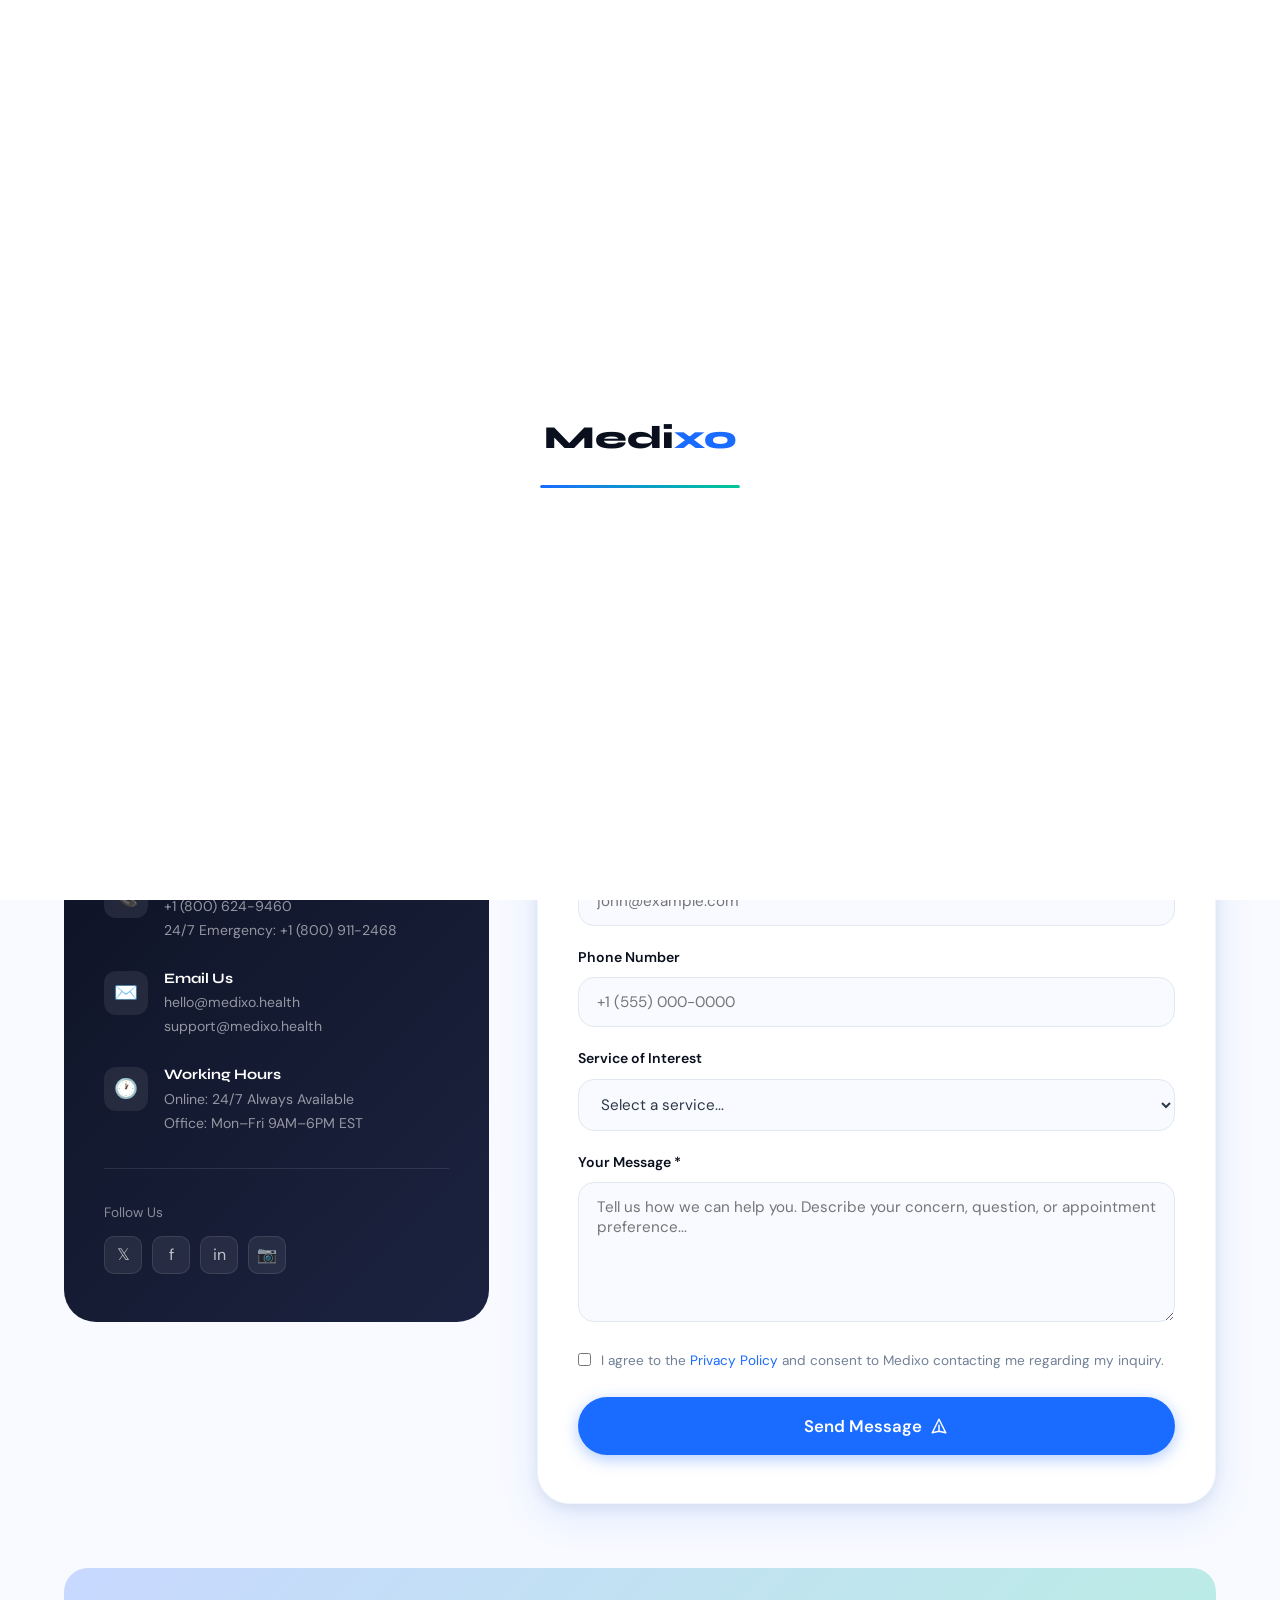
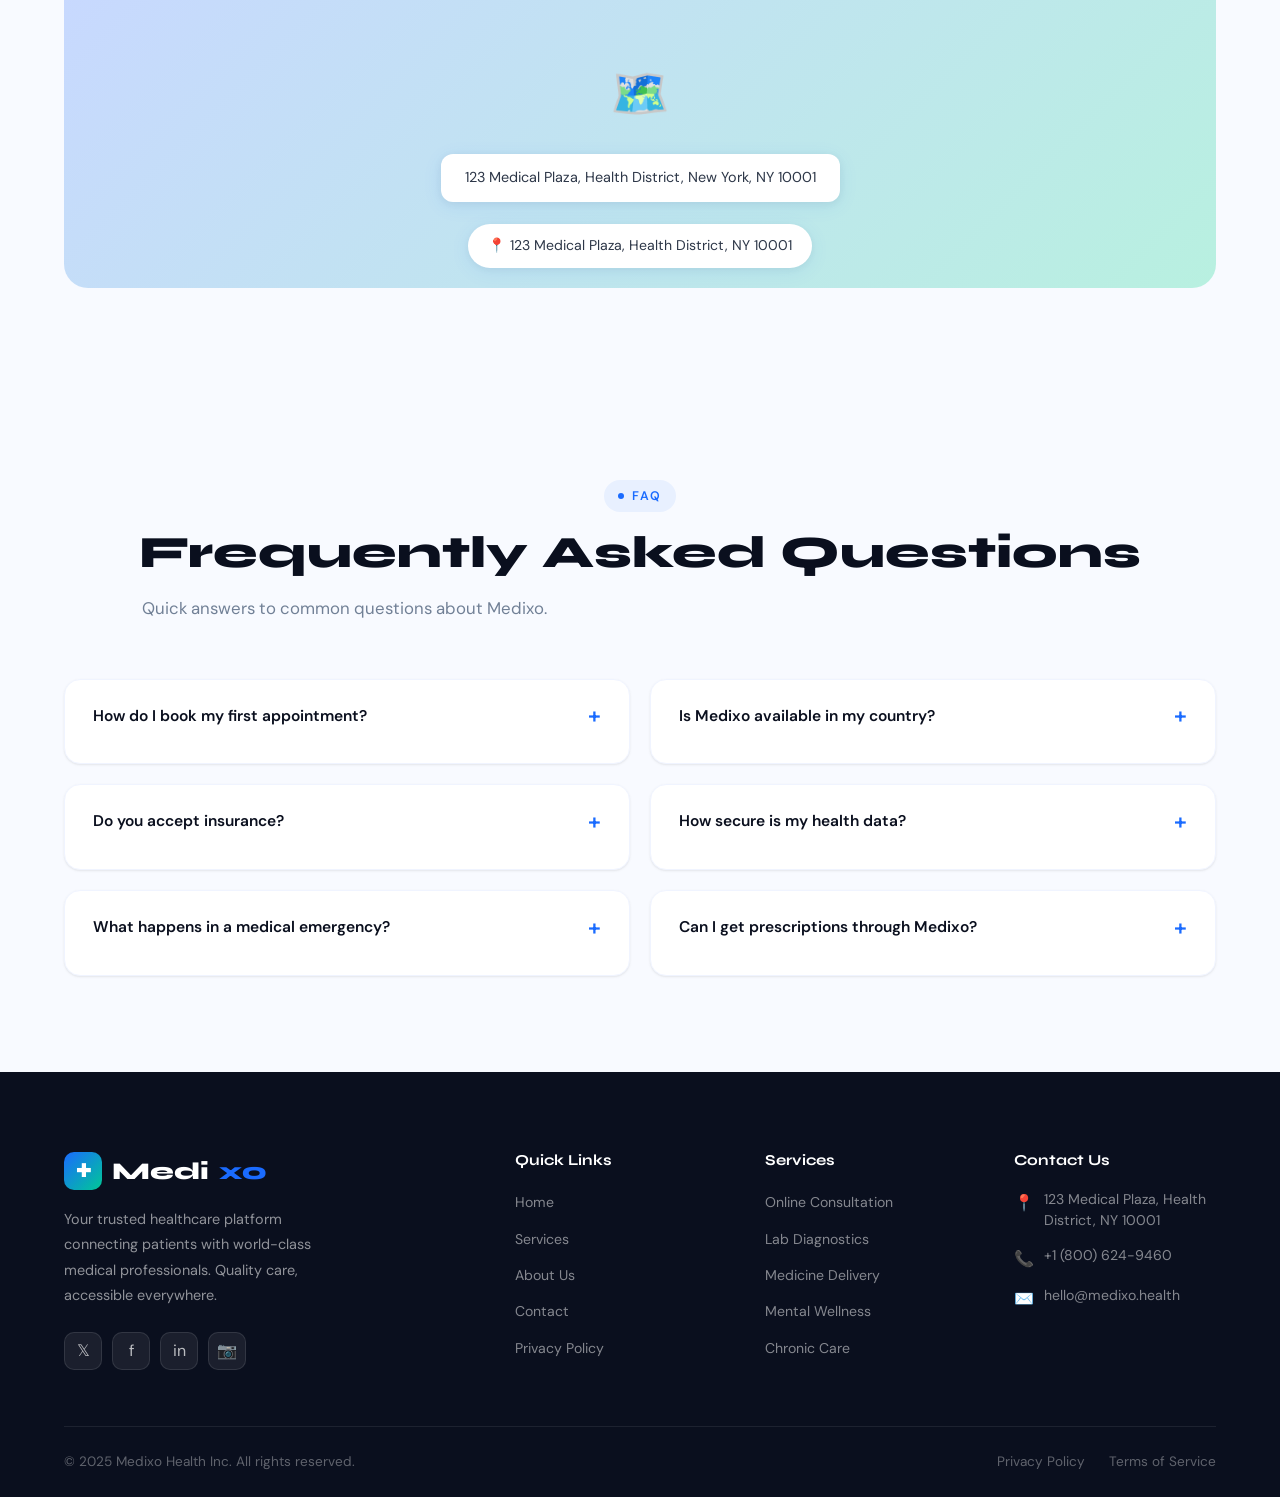
<file: contact.html>
<!DOCTYPE html>
<html lang="en">
<head>
  <meta charset="UTF-8">
  <meta name="viewport" content="width=device-width, initial-scale=1.0">
  <title>Contact Us — Medixo Healthcare</title>
  <link rel="stylesheet" href="styles.css">
  <style>
    .faq-section { background: var(--bg); }
    .faq-grid {
      display: grid;
      grid-template-columns: 1fr 1fr;
      gap: 20px;
    }
    .faq-item {
      background: white;
      border-radius: var(--radius);
      padding: 24px 28px;
      border: 1px solid var(--border-light);
      box-shadow: var(--shadow-sm);
      cursor: pointer;
      transition: var(--transition-fast);
    }
    .faq-item:hover { box-shadow: var(--shadow); }
    .faq-q {
      font-size: 0.97rem;
      font-weight: 600;
      color: var(--dark);
      margin-bottom: 10px;
      display: flex;
      justify-content: space-between;
      align-items: center;
      gap: 12px;
    }
    .faq-q::after {
      content: '+';
      font-size: 1.4rem;
      color: var(--primary);
      flex-shrink: 0;
      transition: transform 0.2s;
      line-height: 1;
    }
    .faq-item.open .faq-q::after { transform: rotate(45deg); }
    .faq-a {
      font-size: 0.9rem;
      color: var(--text-muted);
      line-height: 1.7;
      display: none;
    }
    .faq-item.open .faq-a { display: block; }
    @media(max-width:768px) {
      .faq-grid { grid-template-columns: 1fr; }
    }
  </style>
</head>
<body>

<!-- Loader -->
<div class="loader">
  <div class="loader-inner">
    <div class="loader-logo">Medi<span>xo</span></div>
    <div class="loader-bar"><div class="loader-bar-fill"></div></div>
  </div>
</div>

<!-- Navbar -->
<nav class="navbar scrolled" id="navbar">
  <div class="navbar-inner">
    <a href="index.html" class="nav-logo">
      <div class="nav-logo-icon">✚</div>
      Medi<span>xo</span>
    </a>
    <ul class="nav-menu">
      <li><a href="index.html" class="nav-link">Home</a></li>
      <li><a href="services.html" class="nav-link">Services</a></li>
      <li><a href="about.html" class="nav-link">About</a></li>
      <li><a href="contact.html" class="nav-link active">Contact</a></li>
      <li><a href="privacy.html" class="nav-link">Privacy</a></li>
    </ul>
    <div class="nav-actions">
      <a href="contact.html" class="btn btn-primary btn-sm">Book Appointment</a>
    </div>
    <button class="hamburger" aria-label="Menu">
      <span></span><span></span><span></span>
    </button>
  </div>
</nav>

<div class="mobile-nav">
  <a href="index.html" class="nav-link">Home</a>
  <a href="services.html" class="nav-link">Services</a>
  <a href="about.html" class="nav-link">About</a>
  <a href="contact.html" class="nav-link">Contact</a>
  <a href="privacy.html" class="nav-link">Privacy</a>
  <a href="contact.html" class="btn btn-primary" style="margin-top:16px;">Book Appointment</a>
</div>

<!-- Page Hero -->
<div class="page-hero">
  <div class="container">
    <div class="section-label fade-in">Contact Us</div>
    <h1 class="fade-in" data-delay="100">We're Here to Help<br>You Stay Healthy</h1>
    <p class="fade-in" data-delay="200">Have questions, need to book an appointment, or just want to learn more? Our care team is available 24/7 to assist you.</p>
  </div>
</div>

<!-- Contact Section -->
<section class="section">
  <div class="container">
    <div class="contact-grid">
      <!-- Contact Info -->
      <div class="contact-info fade-in-left">
        <h2>Get in Touch</h2>
        <p>Whether you're a new patient, existing member, or a healthcare professional looking to partner with us — we'd love to hear from you.</p>

        <div class="contact-detail">
          <div class="contact-detail-icon">📍</div>
          <div class="contact-detail-text">
            <h4>Visit Our Office</h4>
            <p>123 Medical Plaza, Health District<br>New York, NY 10001, USA</p>
          </div>
        </div>

        <div class="contact-detail">
          <div class="contact-detail-icon">📞</div>
          <div class="contact-detail-text">
            <h4>Call Us</h4>
            <p>+1 (800) 624-9460<br>24/7 Emergency: +1 (800) 911-2468</p>
          </div>
        </div>

        <div class="contact-detail">
          <div class="contact-detail-icon">✉️</div>
          <div class="contact-detail-text">
            <h4>Email Us</h4>
            <p>hello@medixo.health<br>support@medixo.health</p>
          </div>
        </div>

        <div class="contact-detail">
          <div class="contact-detail-icon">🕐</div>
          <div class="contact-detail-text">
            <h4>Working Hours</h4>
            <p>Online: 24/7 Always Available<br>Office: Mon–Fri 9AM–6PM EST</p>
          </div>
        </div>

        <div style="margin-top:32px;padding-top:32px;border-top:1px solid rgba(255,255,255,0.1);">
          <p style="font-size:0.85rem;color:rgba(255,255,255,0.5);margin-bottom:12px;">Follow Us</p>
          <div class="social-links">
            <a href="#" class="social-link">𝕏</a>
            <a href="#" class="social-link">f</a>
            <a href="#" class="social-link">in</a>
            <a href="#" class="social-link">📷</a>
          </div>
        </div>
      </div>

      <!-- Contact Form -->
      <div class="contact-form-wrap fade-in-right">
        <h2>Send Us a Message</h2>
        <p>Fill out the form and our team will get back to you within 2 hours during business hours.</p>

        <form id="contactForm" novalidate>
          <div class="form-row">
            <div class="form-group">
              <label for="firstName">First Name *</label>
              <input type="text" id="firstName" name="firstName" placeholder="John" required>
              <span class="error-msg">Please enter your first name.</span>
            </div>
            <div class="form-group">
              <label for="lastName">Last Name *</label>
              <input type="text" id="lastName" name="lastName" placeholder="Doe" required>
              <span class="error-msg">Please enter your last name.</span>
            </div>
          </div>

          <div class="form-group">
            <label for="email">Email Address *</label>
            <input type="email" id="email" name="email" placeholder="john@example.com" required>
            <span class="error-msg">Please enter a valid email address.</span>
          </div>

          <div class="form-group">
            <label for="phone">Phone Number</label>
            <input type="tel" id="phone" name="phone" placeholder="+1 (555) 000-0000">
            <span class="error-msg">Please enter a valid phone number.</span>
          </div>

          <div class="form-group">
            <label for="service">Service of Interest</label>
            <select id="service" name="service">
              <option value="">Select a service...</option>
              <option>Online Consultation</option>
              <option>Lab Tests & Diagnostics</option>
              <option>Medicine Delivery</option>
              <option>Mental Health & Therapy</option>
              <option>Chronic Care Management</option>
              <option>Preventive Health Checkup</option>
              <option>Home Nursing Care</option>
              <option>General Inquiry</option>
            </select>
          </div>

          <div class="form-group">
            <label for="message">Your Message *</label>
            <textarea id="message" name="message" placeholder="Tell us how we can help you. Describe your concern, question, or appointment preference..." required></textarea>
            <span class="error-msg">Please enter your message.</span>
          </div>

          <div style="display:flex;align-items:flex-start;gap:10px;margin-bottom:24px;">
            <input type="checkbox" id="consent" style="width:auto;margin-top:3px;accent-color:var(--primary);">
            <label for="consent" style="font-size:0.85rem;color:var(--text-muted);font-weight:400;cursor:pointer;">
              I agree to the <a href="privacy.html" style="color:var(--primary);">Privacy Policy</a> and consent to Medixo contacting me regarding my inquiry.
            </label>
          </div>

          <button type="submit" class="btn btn-primary btn-lg" style="width:100%;justify-content:center;">
            <span>Send Message</span>
            <svg width="18" height="18" fill="none" viewBox="0 0 24 24" stroke="currentColor" stroke-width="2"><path stroke-linecap="round" stroke-linejoin="round" d="M12 19l9 2-9-18-9 18 9-2zm0 0v-8"/></svg>
          </button>

          <div class="success-message">
            ✅ Thank you! Your message has been sent. We'll get back to you within 2 hours.
          </div>
        </form>
      </div>
    </div>

    <!-- Map Placeholder -->
    <div class="map-placeholder fade-in" style="margin-top:64px;">
      <div style="text-align:center;">
        <div style="font-size:3rem;margin-bottom:12px;">🗺️</div>
        <p style="background:white;padding:12px 24px;border-radius:12px;font-size:0.9rem;color:var(--text);display:inline-block;box-shadow:var(--shadow);">
          123 Medical Plaza, Health District, New York, NY 10001
        </p>
      </div>
    </div>
  </div>
</section>

<!-- FAQ -->
<section class="section faq-section">
  <div class="container">
    <div class="section-header center fade-in">
      <div class="section-label">FAQ</div>
      <h2 class="section-title">Frequently Asked Questions</h2>
      <p class="section-subtitle">Quick answers to common questions about Medixo.</p>
    </div>

    <div class="faq-grid">
      <div class="faq-item fade-in" data-delay="100">
        <div class="faq-q">How do I book my first appointment?</div>
        <div class="faq-a">Simply fill out the contact form above or click "Book Appointment" in the navigation. You can also call us directly at +1 (800) 624-9460. Our care coordinator will help you find the right specialist.</div>
      </div>
      <div class="faq-item fade-in" data-delay="200">
        <div class="faq-q">Is Medixo available in my country?</div>
        <div class="faq-a">We serve patients in 40+ countries. Online consultations are available globally. Lab tests, medicine delivery, and home care services are available in select regions. Contact us to check availability in your area.</div>
      </div>
      <div class="faq-item fade-in" data-delay="100">
        <div class="faq-q">Do you accept insurance?</div>
        <div class="faq-a">Yes! We work with most major insurance providers. Upload your insurance card during registration and we'll verify your coverage. We also offer direct-pay options at transparent rates for uninsured patients.</div>
      </div>
      <div class="faq-item fade-in" data-delay="200">
        <div class="faq-q">How secure is my health data?</div>
        <div class="faq-a">Your health data is protected with AES-256 encryption, HIPAA compliance, and strict access controls. We never sell your data or share it without your explicit consent. Your privacy is our absolute priority.</div>
      </div>
      <div class="faq-item fade-in" data-delay="100">
        <div class="faq-q">What happens in a medical emergency?</div>
        <div class="faq-a">For life-threatening emergencies, always call 911 first. For urgent (non-emergency) medical concerns, call our 24/7 emergency line at +1 (800) 911-2468 and we'll connect you with an on-call physician immediately.</div>
      </div>
      <div class="faq-item fade-in" data-delay="200">
        <div class="faq-q">Can I get prescriptions through Medixo?</div>
        <div class="faq-a">Yes. Our licensed physicians can issue electronic prescriptions during your consultation. Prescriptions are sent directly to your preferred pharmacy or fulfilled through our medicine delivery service for doorstep delivery.</div>
      </div>
    </div>
  </div>
</section>

<!-- Footer -->
<footer class="footer">
  <div class="container">
    <div class="footer-grid">
      <div class="footer-brand">
        <a href="index.html" class="nav-logo" style="color:white;">
          <div class="nav-logo-icon">✚</div>
          Medi<span>xo</span>
        </a>
        <p>Your trusted healthcare platform connecting patients with world-class medical professionals. Quality care, accessible everywhere.</p>
        <div class="social-links">
          <a href="#" class="social-link">𝕏</a>
          <a href="#" class="social-link">f</a>
          <a href="#" class="social-link">in</a>
          <a href="#" class="social-link">📷</a>
        </div>
      </div>
      <div class="footer-col">
        <h4>Quick Links</h4>
        <ul class="footer-links">
          <li><a href="index.html" class="footer-link">Home</a></li>
          <li><a href="services.html" class="footer-link">Services</a></li>
          <li><a href="about.html" class="footer-link">About Us</a></li>
          <li><a href="contact.html" class="footer-link">Contact</a></li>
          <li><a href="privacy.html" class="footer-link">Privacy Policy</a></li>
        </ul>
      </div>
      <div class="footer-col">
        <h4>Services</h4>
        <ul class="footer-links">
          <li><a href="services.html" class="footer-link">Online Consultation</a></li>
          <li><a href="services.html" class="footer-link">Lab Diagnostics</a></li>
          <li><a href="services.html" class="footer-link">Medicine Delivery</a></li>
          <li><a href="services.html" class="footer-link">Mental Wellness</a></li>
          <li><a href="services.html" class="footer-link">Chronic Care</a></li>
        </ul>
      </div>
      <div class="footer-col">
        <h4>Contact Us</h4>
        <div class="footer-contact-item">
          <span class="icon">📍</span>
          <span>123 Medical Plaza, Health District, NY 10001</span>
        </div>
        <div class="footer-contact-item">
          <span class="icon">📞</span>
          <span>+1 (800) 624-9460</span>
        </div>
        <div class="footer-contact-item">
          <span class="icon">✉️</span>
          <span>hello@medixo.health</span>
        </div>
      </div>
    </div>
    <div class="footer-bottom">
      <span>© 2025 Medixo Health Inc. All rights reserved.</span>
      <div class="footer-bottom-links">
        <a href="privacy.html">Privacy Policy</a>
        <a href="#">Terms of Service</a>
      </div>
    </div>
  </div>
</footer>

<script src="main.js"></script>
<script>
  // FAQ Accordion
  document.querySelectorAll('.faq-item').forEach(item => {
    item.addEventListener('click', () => {
      const isOpen = item.classList.contains('open');
      document.querySelectorAll('.faq-item').forEach(i => i.classList.remove('open'));
      if (!isOpen) item.classList.add('open');
    });
  });
</script>
</body>
</html>
</file>
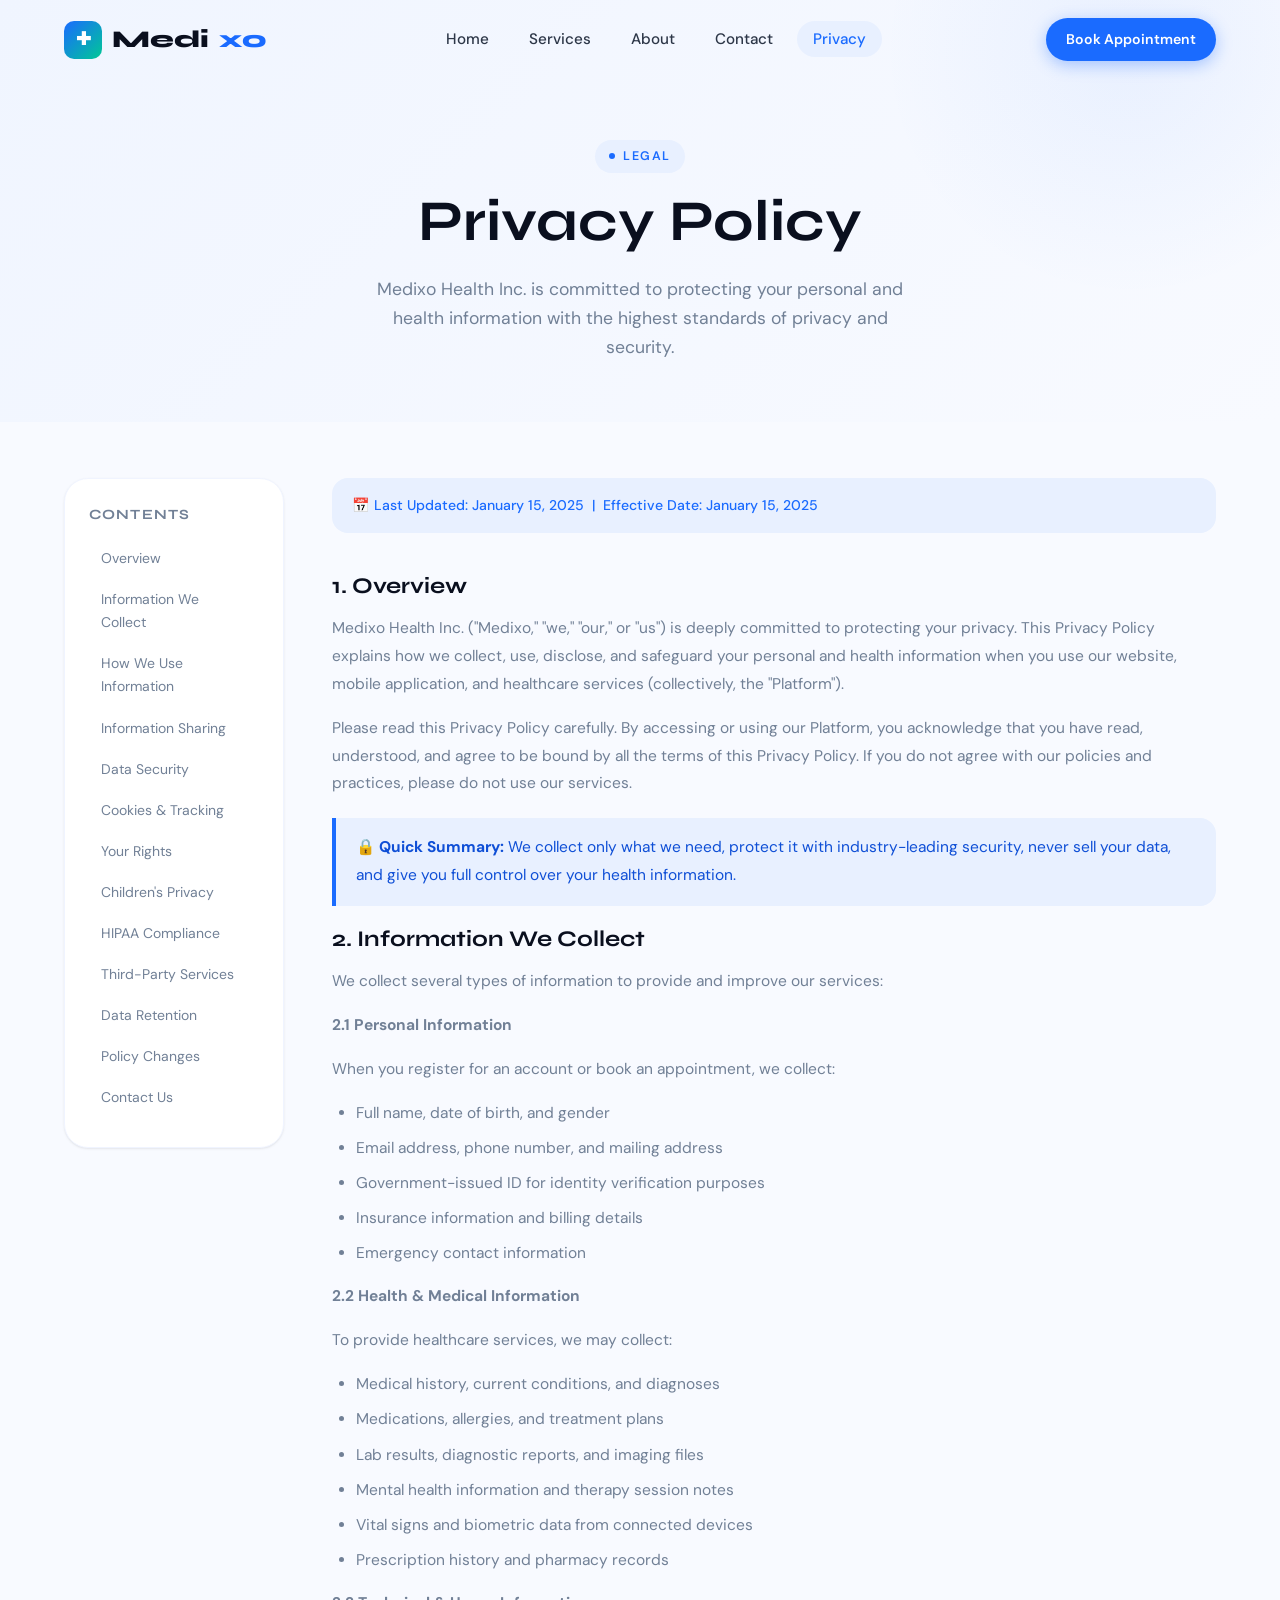
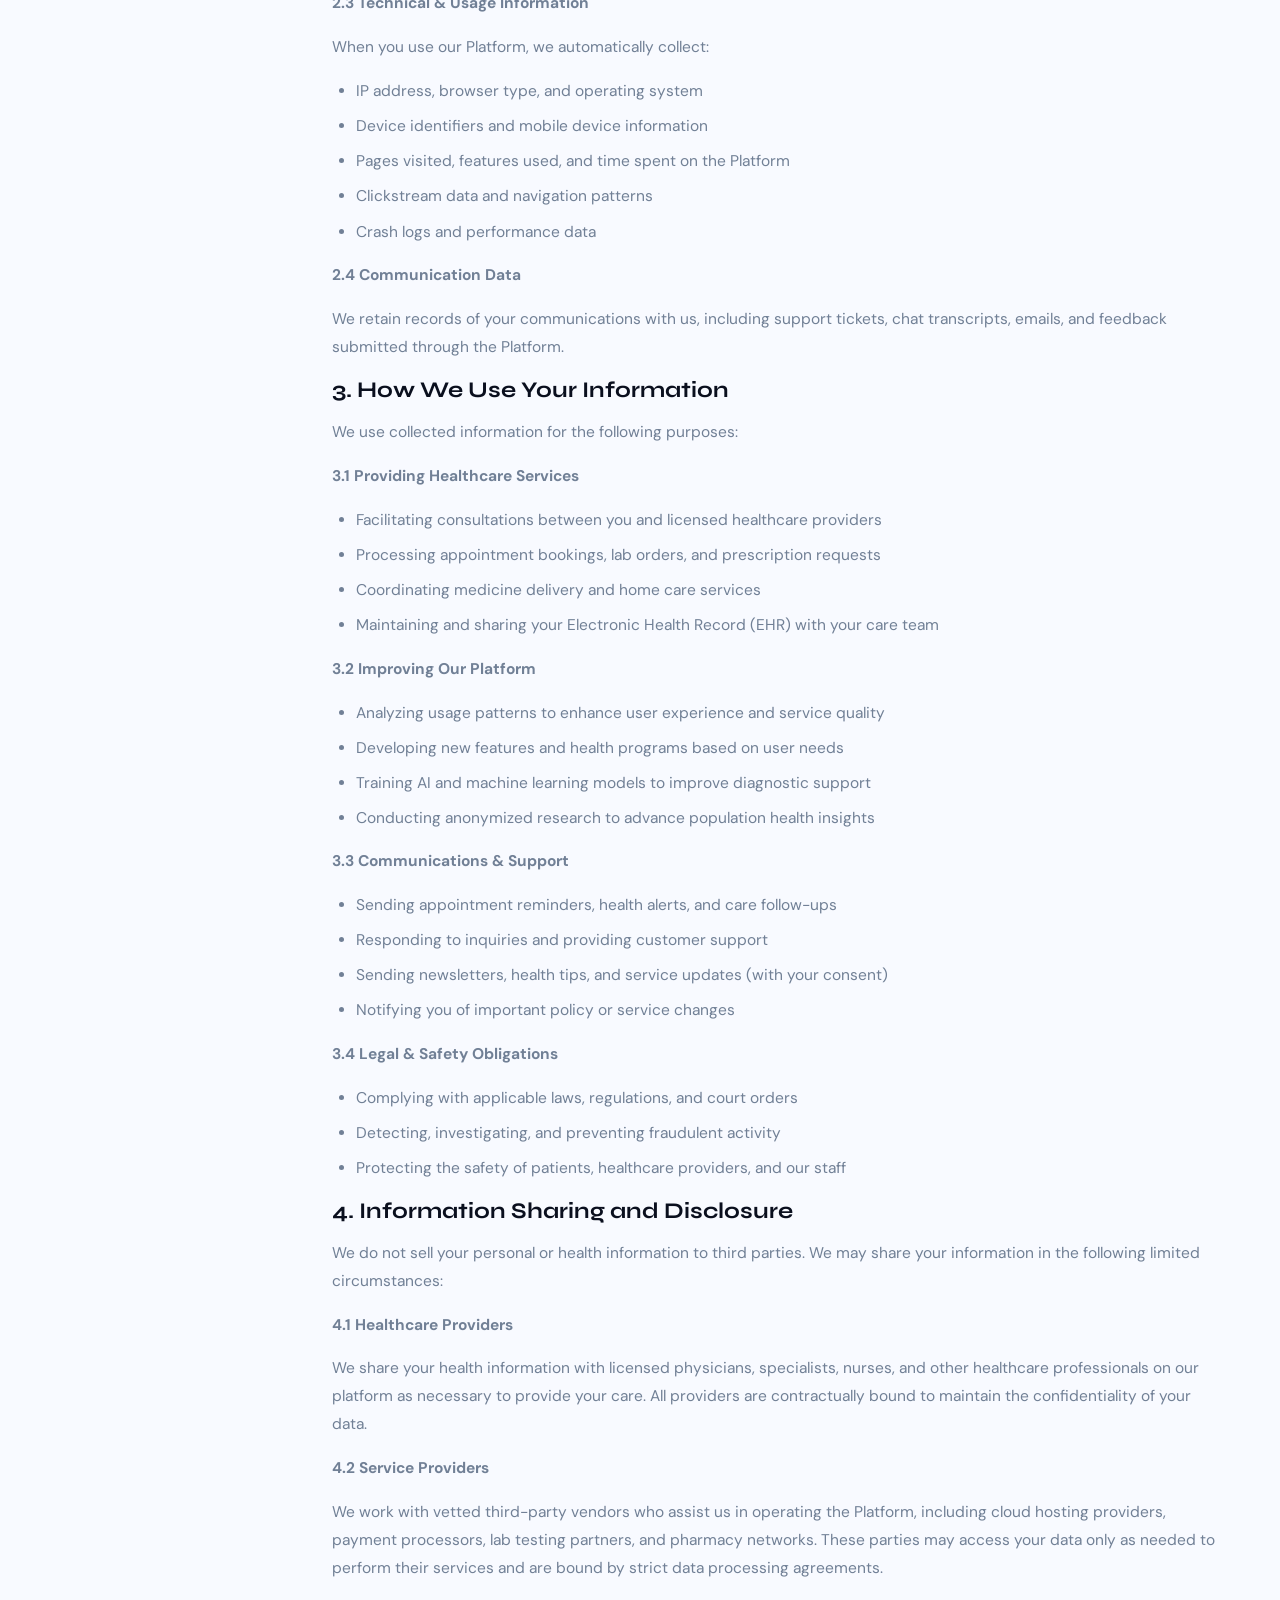
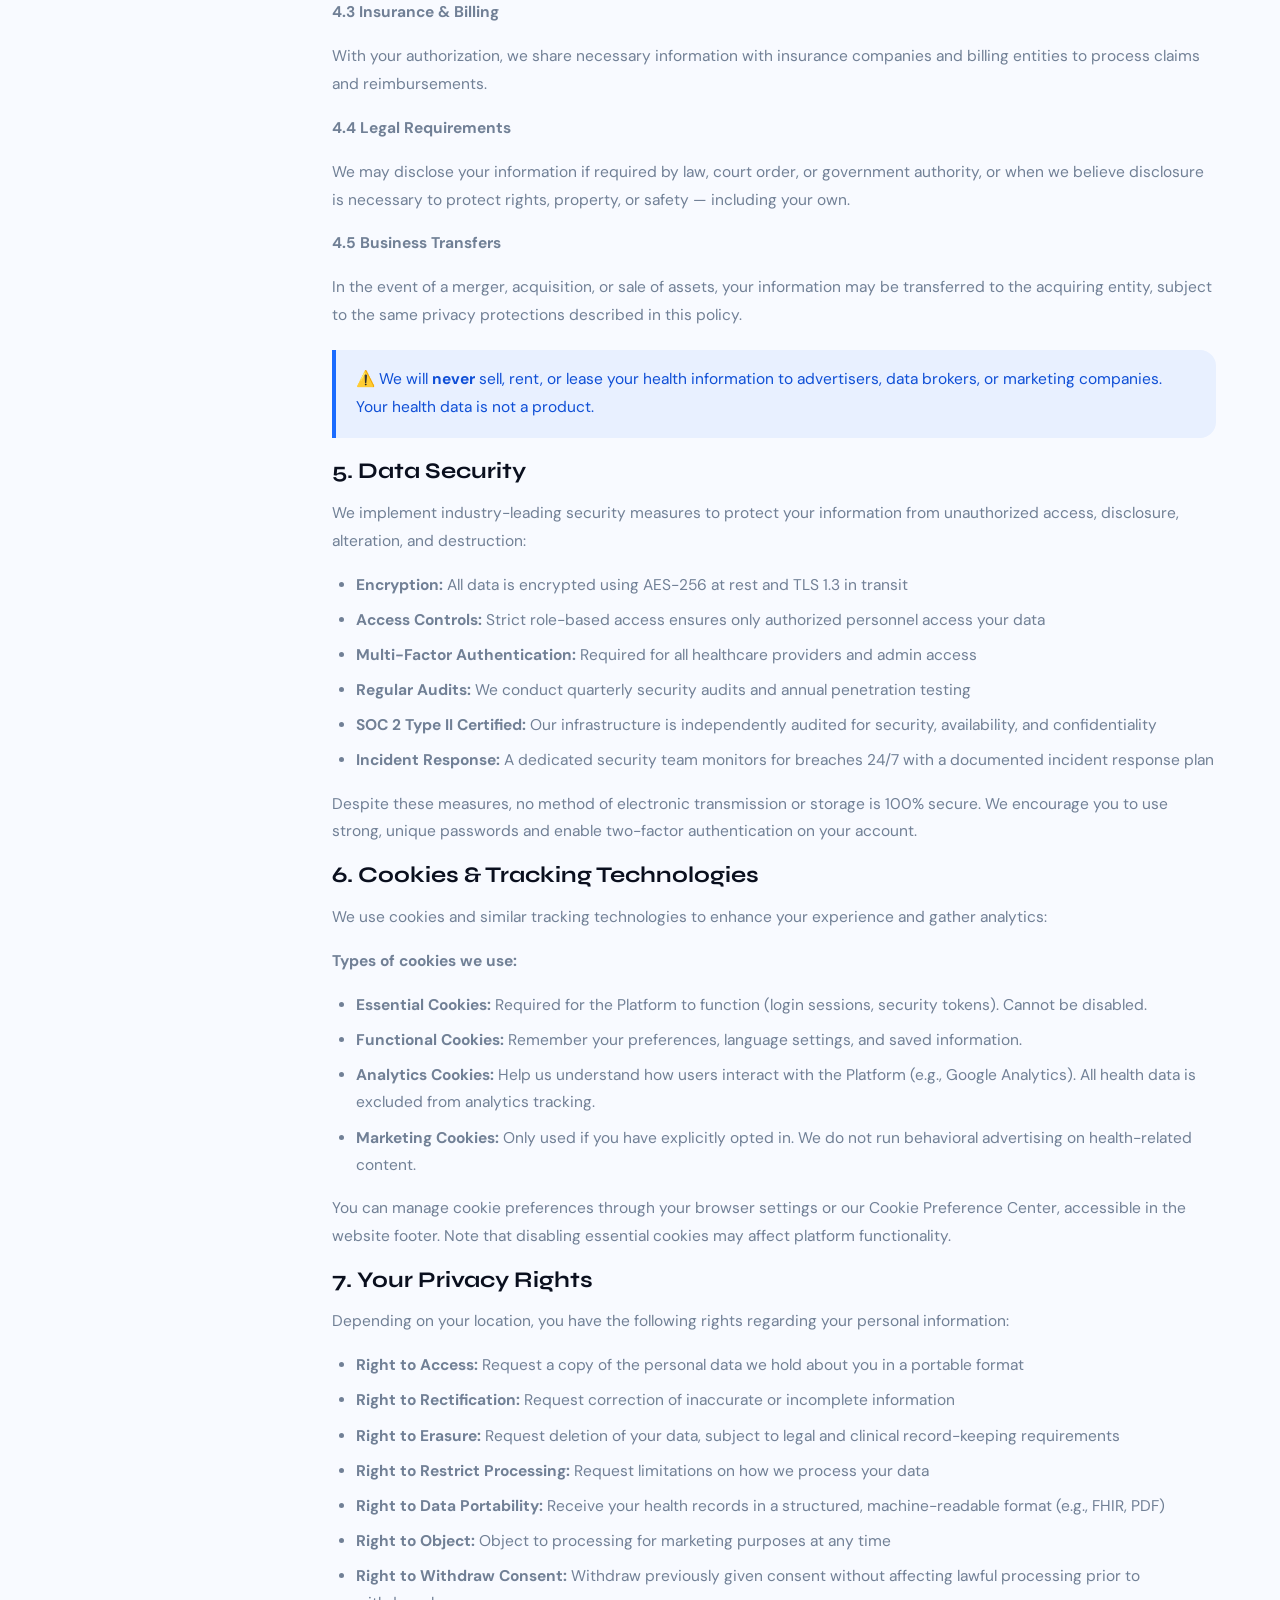
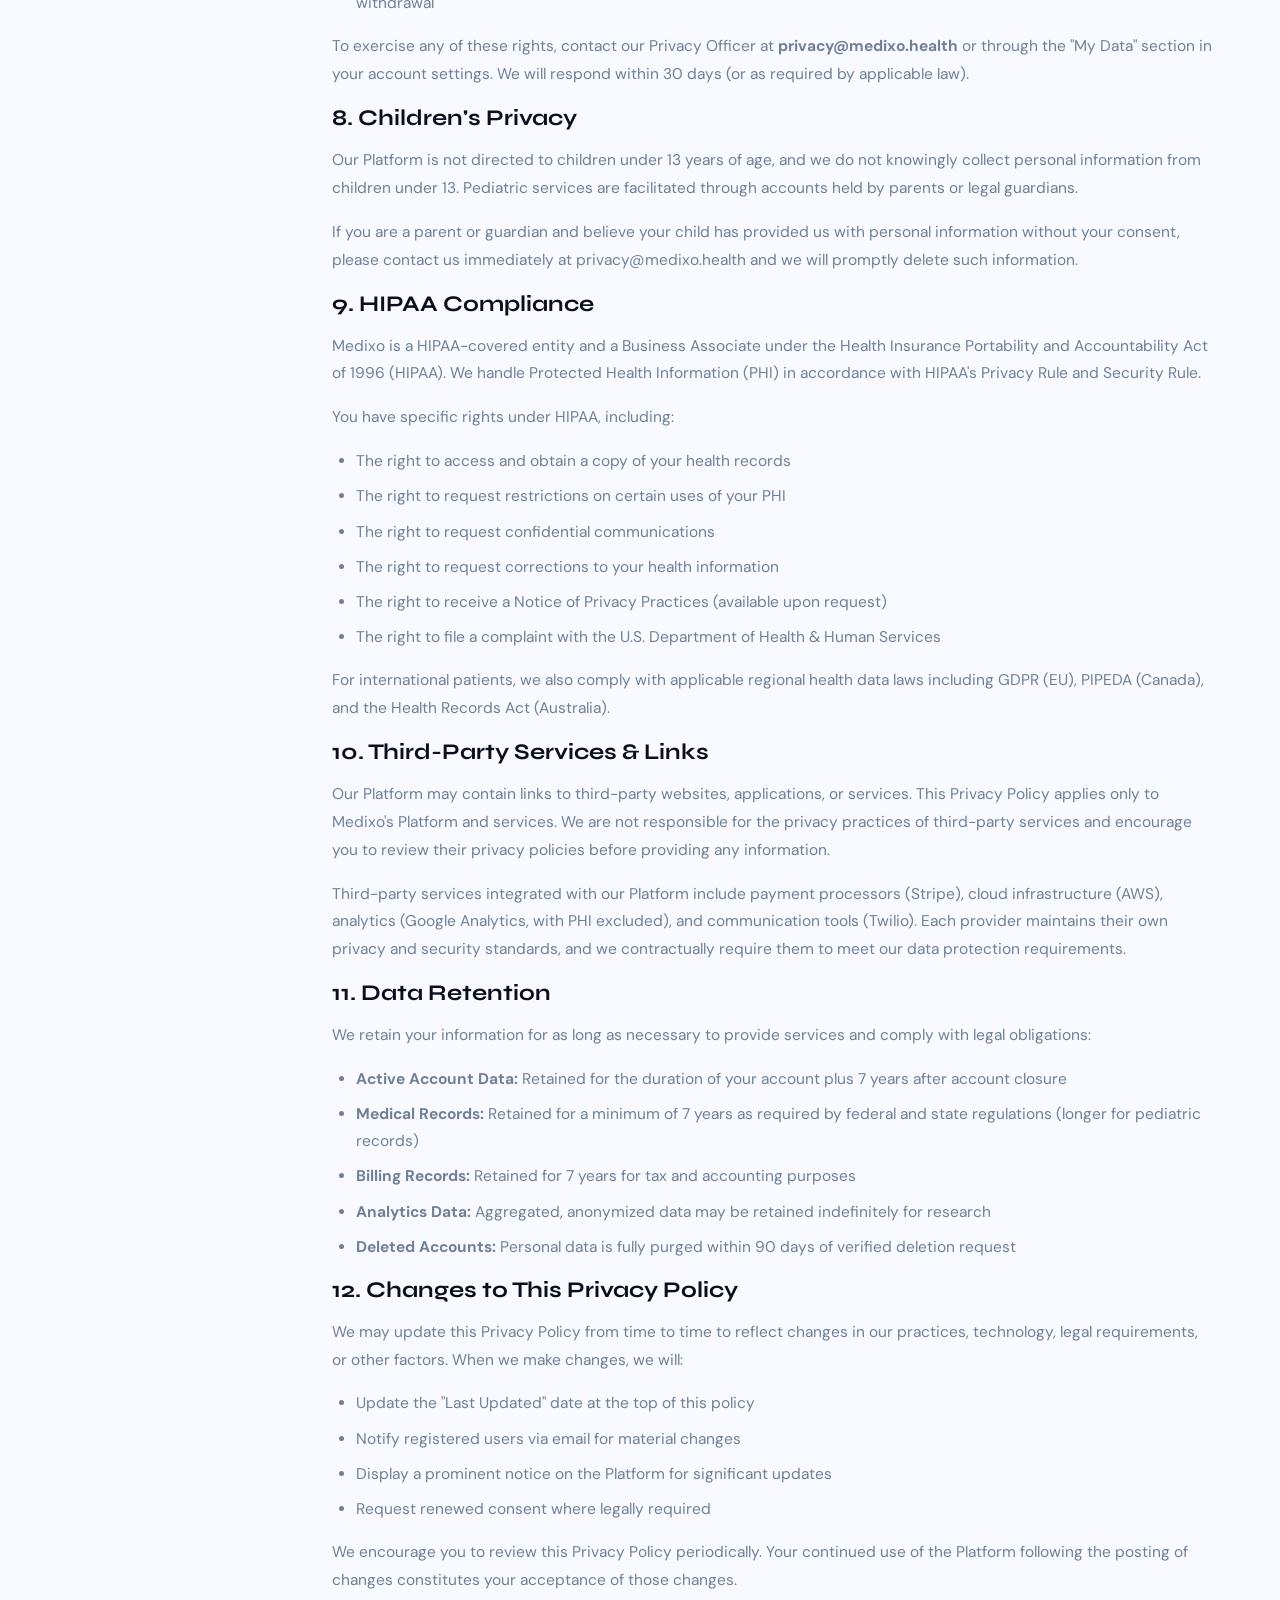
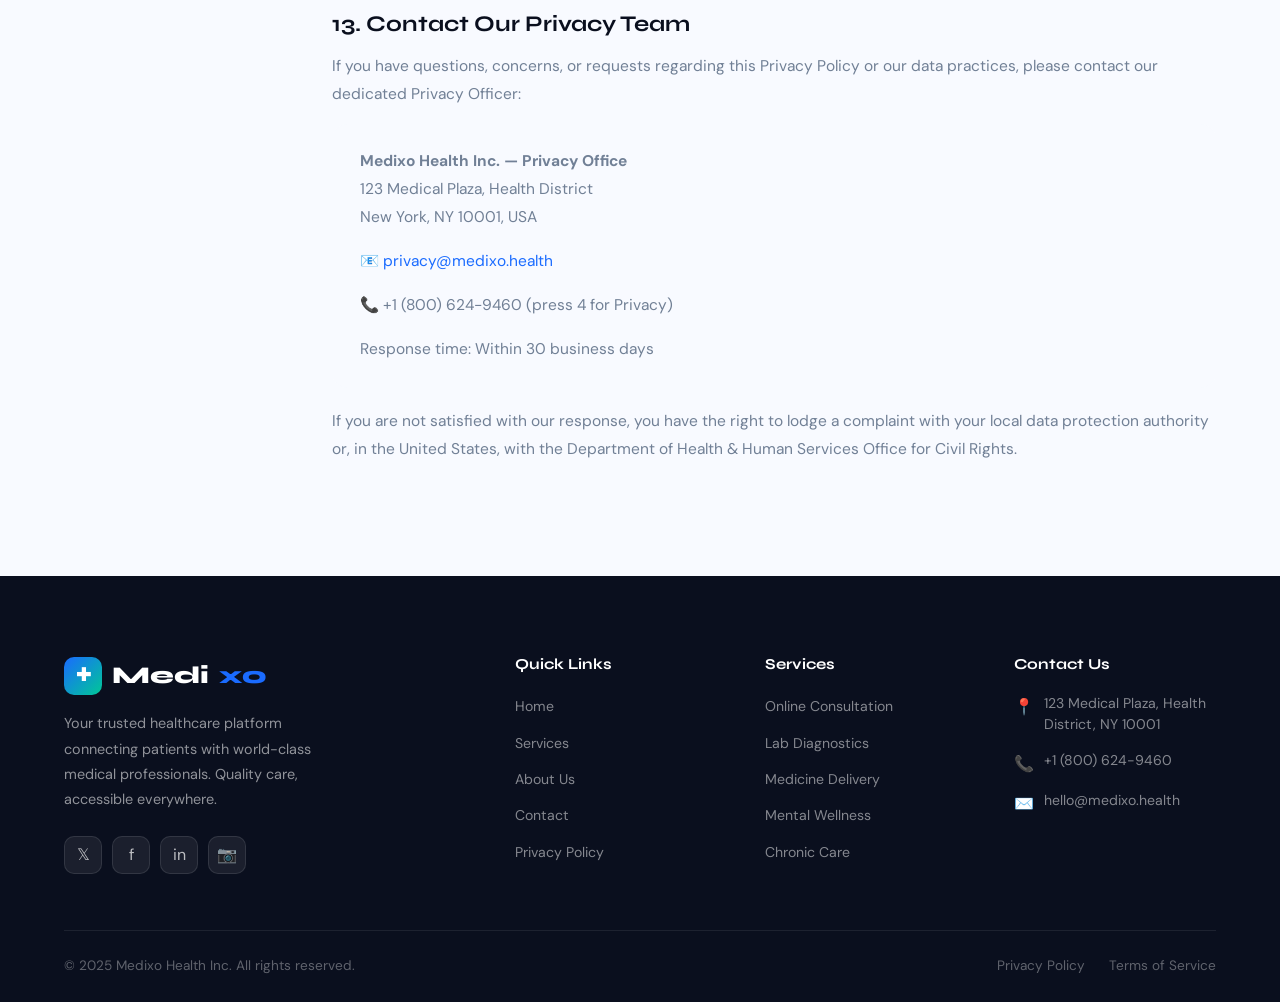
<file: privacy.html>
<!DOCTYPE html>
<html lang="en">
<head>
  <meta charset="UTF-8">
  <meta name="viewport" content="width=device-width, initial-scale=1.0">
  <title>Privacy Policy — Medixo Healthcare</title>
  <link rel="stylesheet" href="styles.css">
  <style>
    .privacy-sidebar {
      position: sticky;
      top: 100px;
      background: white;
      border-radius: var(--radius-lg);
      padding: 28px 24px;
      border: 1px solid var(--border-light);
      box-shadow: var(--shadow-sm);
    }
    .privacy-sidebar h4 {
      font-size: 0.88rem;
      font-weight: 700;
      text-transform: uppercase;
      letter-spacing: 0.08em;
      color: var(--text-muted);
      margin-bottom: 16px;
    }
    .toc-link {
      display: block;
      padding: 8px 12px;
      border-radius: 8px;
      font-size: 0.875rem;
      color: var(--text-muted);
      transition: var(--transition-fast);
      margin-bottom: 2px;
    }
    .toc-link:hover, .toc-link.active {
      background: var(--primary-light);
      color: var(--primary);
    }
    .privacy-layout {
      display: grid;
      grid-template-columns: 220px 1fr;
      gap: 48px;
      align-items: start;
    }
    @media(max-width:900px) {
      .privacy-layout { grid-template-columns: 1fr; }
      .privacy-sidebar { position: static; }
    }
    .privacy-content h2 {
      scroll-margin-top: 100px;
    }
    .highlight-box {
      background: var(--primary-light);
      border-left: 4px solid var(--primary);
      border-radius: 0 var(--radius) var(--radius) 0;
      padding: 16px 20px;
      margin: 20px 0;
    }
    .highlight-box p {
      color: var(--primary-dark) !important;
      margin: 0 !important;
    }
  </style>
</head>
<body>

<!-- Loader -->
<div class="loader">
  <div class="loader-inner">
    <div class="loader-logo">Medi<span>xo</span></div>
    <div class="loader-bar"><div class="loader-bar-fill"></div></div>
  </div>
</div>

<!-- Navbar -->
<nav class="navbar scrolled" id="navbar">
  <div class="navbar-inner">
    <a href="index.html" class="nav-logo">
      <div class="nav-logo-icon">✚</div>
      Medi<span>xo</span>
    </a>
    <ul class="nav-menu">
      <li><a href="index.html" class="nav-link">Home</a></li>
      <li><a href="services.html" class="nav-link">Services</a></li>
      <li><a href="about.html" class="nav-link">About</a></li>
      <li><a href="contact.html" class="nav-link">Contact</a></li>
      <li><a href="privacy.html" class="nav-link active">Privacy</a></li>
    </ul>
    <div class="nav-actions">
      <a href="contact.html" class="btn btn-primary btn-sm">Book Appointment</a>
    </div>
    <button class="hamburger" aria-label="Menu">
      <span></span><span></span><span></span>
    </button>
  </div>
</nav>

<div class="mobile-nav">
  <a href="index.html" class="nav-link">Home</a>
  <a href="services.html" class="nav-link">Services</a>
  <a href="about.html" class="nav-link">About</a>
  <a href="contact.html" class="nav-link">Contact</a>
  <a href="privacy.html" class="nav-link">Privacy</a>
  <a href="contact.html" class="btn btn-primary" style="margin-top:16px;">Book Appointment</a>
</div>

<!-- Page Hero -->
<div class="page-hero" style="padding-bottom:60px;">
  <div class="container">
    <div class="section-label fade-in">Legal</div>
    <h1 class="fade-in" data-delay="100">Privacy Policy</h1>
    <p class="fade-in" data-delay="200">Medixo Health Inc. is committed to protecting your personal and health information with the highest standards of privacy and security.</p>
  </div>
</div>

<!-- Privacy Content -->
<section class="section" style="padding-top:56px;">
  <div class="container">
    <div class="privacy-layout">

      <!-- Sidebar TOC -->
      <div class="privacy-sidebar fade-in-left">
        <h4>Contents</h4>
        <a href="#overview" class="toc-link">Overview</a>
        <a href="#information-we-collect" class="toc-link">Information We Collect</a>
        <a href="#how-we-use" class="toc-link">How We Use Information</a>
        <a href="#sharing" class="toc-link">Information Sharing</a>
        <a href="#data-security" class="toc-link">Data Security</a>
        <a href="#cookies" class="toc-link">Cookies & Tracking</a>
        <a href="#your-rights" class="toc-link">Your Rights</a>
        <a href="#children" class="toc-link">Children's Privacy</a>
        <a href="#hipaa" class="toc-link">HIPAA Compliance</a>
        <a href="#third-party" class="toc-link">Third-Party Services</a>
        <a href="#retention" class="toc-link">Data Retention</a>
        <a href="#changes" class="toc-link">Policy Changes</a>
        <a href="#contact-privacy" class="toc-link">Contact Us</a>
      </div>

      <!-- Main Content -->
      <div class="privacy-content fade-in-right">
        <div class="privacy-meta">
          📅 Last Updated: January 15, 2025 &nbsp;|&nbsp; Effective Date: January 15, 2025
        </div>

        <div id="overview">
          <h2>1. Overview</h2>
          <p>Medixo Health Inc. ("Medixo," "we," "our," or "us") is deeply committed to protecting your privacy. This Privacy Policy explains how we collect, use, disclose, and safeguard your personal and health information when you use our website, mobile application, and healthcare services (collectively, the "Platform").</p>
          <p>Please read this Privacy Policy carefully. By accessing or using our Platform, you acknowledge that you have read, understood, and agree to be bound by all the terms of this Privacy Policy. If you do not agree with our policies and practices, please do not use our services.</p>
          <div class="highlight-box">
            <p>🔒 <strong>Quick Summary:</strong> We collect only what we need, protect it with industry-leading security, never sell your data, and give you full control over your health information.</p>
          </div>
        </div>

        <div id="information-we-collect">
          <h2>2. Information We Collect</h2>
          <p>We collect several types of information to provide and improve our services:</p>

          <p><strong>2.1 Personal Information</strong></p>
          <p>When you register for an account or book an appointment, we collect:</p>
          <ul>
            <li>Full name, date of birth, and gender</li>
            <li>Email address, phone number, and mailing address</li>
            <li>Government-issued ID for identity verification purposes</li>
            <li>Insurance information and billing details</li>
            <li>Emergency contact information</li>
          </ul>

          <p><strong>2.2 Health & Medical Information</strong></p>
          <p>To provide healthcare services, we may collect:</p>
          <ul>
            <li>Medical history, current conditions, and diagnoses</li>
            <li>Medications, allergies, and treatment plans</li>
            <li>Lab results, diagnostic reports, and imaging files</li>
            <li>Mental health information and therapy session notes</li>
            <li>Vital signs and biometric data from connected devices</li>
            <li>Prescription history and pharmacy records</li>
          </ul>

          <p><strong>2.3 Technical & Usage Information</strong></p>
          <p>When you use our Platform, we automatically collect:</p>
          <ul>
            <li>IP address, browser type, and operating system</li>
            <li>Device identifiers and mobile device information</li>
            <li>Pages visited, features used, and time spent on the Platform</li>
            <li>Clickstream data and navigation patterns</li>
            <li>Crash logs and performance data</li>
          </ul>

          <p><strong>2.4 Communication Data</strong></p>
          <p>We retain records of your communications with us, including support tickets, chat transcripts, emails, and feedback submitted through the Platform.</p>
        </div>

        <div id="how-we-use">
          <h2>3. How We Use Your Information</h2>
          <p>We use collected information for the following purposes:</p>

          <p><strong>3.1 Providing Healthcare Services</strong></p>
          <ul>
            <li>Facilitating consultations between you and licensed healthcare providers</li>
            <li>Processing appointment bookings, lab orders, and prescription requests</li>
            <li>Coordinating medicine delivery and home care services</li>
            <li>Maintaining and sharing your Electronic Health Record (EHR) with your care team</li>
          </ul>

          <p><strong>3.2 Improving Our Platform</strong></p>
          <ul>
            <li>Analyzing usage patterns to enhance user experience and service quality</li>
            <li>Developing new features and health programs based on user needs</li>
            <li>Training AI and machine learning models to improve diagnostic support</li>
            <li>Conducting anonymized research to advance population health insights</li>
          </ul>

          <p><strong>3.3 Communications & Support</strong></p>
          <ul>
            <li>Sending appointment reminders, health alerts, and care follow-ups</li>
            <li>Responding to inquiries and providing customer support</li>
            <li>Sending newsletters, health tips, and service updates (with your consent)</li>
            <li>Notifying you of important policy or service changes</li>
          </ul>

          <p><strong>3.4 Legal & Safety Obligations</strong></p>
          <ul>
            <li>Complying with applicable laws, regulations, and court orders</li>
            <li>Detecting, investigating, and preventing fraudulent activity</li>
            <li>Protecting the safety of patients, healthcare providers, and our staff</li>
          </ul>
        </div>

        <div id="sharing">
          <h2>4. Information Sharing and Disclosure</h2>
          <p>We do not sell your personal or health information to third parties. We may share your information in the following limited circumstances:</p>

          <p><strong>4.1 Healthcare Providers</strong></p>
          <p>We share your health information with licensed physicians, specialists, nurses, and other healthcare professionals on our platform as necessary to provide your care. All providers are contractually bound to maintain the confidentiality of your data.</p>

          <p><strong>4.2 Service Providers</strong></p>
          <p>We work with vetted third-party vendors who assist us in operating the Platform, including cloud hosting providers, payment processors, lab testing partners, and pharmacy networks. These parties may access your data only as needed to perform their services and are bound by strict data processing agreements.</p>

          <p><strong>4.3 Insurance & Billing</strong></p>
          <p>With your authorization, we share necessary information with insurance companies and billing entities to process claims and reimbursements.</p>

          <p><strong>4.4 Legal Requirements</strong></p>
          <p>We may disclose your information if required by law, court order, or government authority, or when we believe disclosure is necessary to protect rights, property, or safety — including your own.</p>

          <p><strong>4.5 Business Transfers</strong></p>
          <p>In the event of a merger, acquisition, or sale of assets, your information may be transferred to the acquiring entity, subject to the same privacy protections described in this policy.</p>

          <div class="highlight-box">
            <p>⚠️ We will <strong>never</strong> sell, rent, or lease your health information to advertisers, data brokers, or marketing companies. Your health data is not a product.</p>
          </div>
        </div>

        <div id="data-security">
          <h2>5. Data Security</h2>
          <p>We implement industry-leading security measures to protect your information from unauthorized access, disclosure, alteration, and destruction:</p>
          <ul>
            <li><strong>Encryption:</strong> All data is encrypted using AES-256 at rest and TLS 1.3 in transit</li>
            <li><strong>Access Controls:</strong> Strict role-based access ensures only authorized personnel access your data</li>
            <li><strong>Multi-Factor Authentication:</strong> Required for all healthcare providers and admin access</li>
            <li><strong>Regular Audits:</strong> We conduct quarterly security audits and annual penetration testing</li>
            <li><strong>SOC 2 Type II Certified:</strong> Our infrastructure is independently audited for security, availability, and confidentiality</li>
            <li><strong>Incident Response:</strong> A dedicated security team monitors for breaches 24/7 with a documented incident response plan</li>
          </ul>
          <p>Despite these measures, no method of electronic transmission or storage is 100% secure. We encourage you to use strong, unique passwords and enable two-factor authentication on your account.</p>
        </div>

        <div id="cookies">
          <h2>6. Cookies & Tracking Technologies</h2>
          <p>We use cookies and similar tracking technologies to enhance your experience and gather analytics:</p>

          <p><strong>Types of cookies we use:</strong></p>
          <ul>
            <li><strong>Essential Cookies:</strong> Required for the Platform to function (login sessions, security tokens). Cannot be disabled.</li>
            <li><strong>Functional Cookies:</strong> Remember your preferences, language settings, and saved information.</li>
            <li><strong>Analytics Cookies:</strong> Help us understand how users interact with the Platform (e.g., Google Analytics). All health data is excluded from analytics tracking.</li>
            <li><strong>Marketing Cookies:</strong> Only used if you have explicitly opted in. We do not run behavioral advertising on health-related content.</li>
          </ul>

          <p>You can manage cookie preferences through your browser settings or our Cookie Preference Center, accessible in the website footer. Note that disabling essential cookies may affect platform functionality.</p>
        </div>

        <div id="your-rights">
          <h2>7. Your Privacy Rights</h2>
          <p>Depending on your location, you have the following rights regarding your personal information:</p>
          <ul>
            <li><strong>Right to Access:</strong> Request a copy of the personal data we hold about you in a portable format</li>
            <li><strong>Right to Rectification:</strong> Request correction of inaccurate or incomplete information</li>
            <li><strong>Right to Erasure:</strong> Request deletion of your data, subject to legal and clinical record-keeping requirements</li>
            <li><strong>Right to Restrict Processing:</strong> Request limitations on how we process your data</li>
            <li><strong>Right to Data Portability:</strong> Receive your health records in a structured, machine-readable format (e.g., FHIR, PDF)</li>
            <li><strong>Right to Object:</strong> Object to processing for marketing purposes at any time</li>
            <li><strong>Right to Withdraw Consent:</strong> Withdraw previously given consent without affecting lawful processing prior to withdrawal</li>
          </ul>
          <p>To exercise any of these rights, contact our Privacy Officer at <strong>privacy@medixo.health</strong> or through the "My Data" section in your account settings. We will respond within 30 days (or as required by applicable law).</p>
        </div>

        <div id="children">
          <h2>8. Children's Privacy</h2>
          <p>Our Platform is not directed to children under 13 years of age, and we do not knowingly collect personal information from children under 13. Pediatric services are facilitated through accounts held by parents or legal guardians.</p>
          <p>If you are a parent or guardian and believe your child has provided us with personal information without your consent, please contact us immediately at privacy@medixo.health and we will promptly delete such information.</p>
        </div>

        <div id="hipaa">
          <h2>9. HIPAA Compliance</h2>
          <p>Medixo is a HIPAA-covered entity and a Business Associate under the Health Insurance Portability and Accountability Act of 1996 (HIPAA). We handle Protected Health Information (PHI) in accordance with HIPAA's Privacy Rule and Security Rule.</p>
          <p>You have specific rights under HIPAA, including:</p>
          <ul>
            <li>The right to access and obtain a copy of your health records</li>
            <li>The right to request restrictions on certain uses of your PHI</li>
            <li>The right to request confidential communications</li>
            <li>The right to request corrections to your health information</li>
            <li>The right to receive a Notice of Privacy Practices (available upon request)</li>
            <li>The right to file a complaint with the U.S. Department of Health & Human Services</li>
          </ul>
          <p>For international patients, we also comply with applicable regional health data laws including GDPR (EU), PIPEDA (Canada), and the Health Records Act (Australia).</p>
        </div>

        <div id="third-party">
          <h2>10. Third-Party Services & Links</h2>
          <p>Our Platform may contain links to third-party websites, applications, or services. This Privacy Policy applies only to Medixo's Platform and services. We are not responsible for the privacy practices of third-party services and encourage you to review their privacy policies before providing any information.</p>
          <p>Third-party services integrated with our Platform include payment processors (Stripe), cloud infrastructure (AWS), analytics (Google Analytics, with PHI excluded), and communication tools (Twilio). Each provider maintains their own privacy and security standards, and we contractually require them to meet our data protection requirements.</p>
        </div>

        <div id="retention">
          <h2>11. Data Retention</h2>
          <p>We retain your information for as long as necessary to provide services and comply with legal obligations:</p>
          <ul>
            <li><strong>Active Account Data:</strong> Retained for the duration of your account plus 7 years after account closure</li>
            <li><strong>Medical Records:</strong> Retained for a minimum of 7 years as required by federal and state regulations (longer for pediatric records)</li>
            <li><strong>Billing Records:</strong> Retained for 7 years for tax and accounting purposes</li>
            <li><strong>Analytics Data:</strong> Aggregated, anonymized data may be retained indefinitely for research</li>
            <li><strong>Deleted Accounts:</strong> Personal data is fully purged within 90 days of verified deletion request</li>
          </ul>
        </div>

        <div id="changes">
          <h2>12. Changes to This Privacy Policy</h2>
          <p>We may update this Privacy Policy from time to time to reflect changes in our practices, technology, legal requirements, or other factors. When we make changes, we will:</p>
          <ul>
            <li>Update the "Last Updated" date at the top of this policy</li>
            <li>Notify registered users via email for material changes</li>
            <li>Display a prominent notice on the Platform for significant updates</li>
            <li>Request renewed consent where legally required</li>
          </ul>
          <p>We encourage you to review this Privacy Policy periodically. Your continued use of the Platform following the posting of changes constitutes your acceptance of those changes.</p>
        </div>

        <div id="contact-privacy">
          <h2>13. Contact Our Privacy Team</h2>
          <p>If you have questions, concerns, or requests regarding this Privacy Policy or our data practices, please contact our dedicated Privacy Officer:</p>
          <div style="background:var(--bg);border-radius:var(--radius);padding:24px 28px;margin-top:16px;">
            <p style="margin:0;"><strong>Medixo Health Inc. — Privacy Office</strong></p>
            <p>123 Medical Plaza, Health District<br>New York, NY 10001, USA</p>
            <p>📧 <a href="mailto:privacy@medixo.health" style="color:var(--primary);">privacy@medixo.health</a></p>
            <p>📞 +1 (800) 624-9460 (press 4 for Privacy)</p>
            <p style="margin:0;">Response time: Within 30 business days</p>
          </div>
          <p style="margin-top:20px;">If you are not satisfied with our response, you have the right to lodge a complaint with your local data protection authority or, in the United States, with the Department of Health & Human Services Office for Civil Rights.</p>
        </div>
      </div>
    </div>
  </div>
</section>

<!-- Footer -->
<footer class="footer">
  <div class="container">
    <div class="footer-grid">
      <div class="footer-brand">
        <a href="index.html" class="nav-logo" style="color:white;">
          <div class="nav-logo-icon">✚</div>
          Medi<span>xo</span>
        </a>
        <p>Your trusted healthcare platform connecting patients with world-class medical professionals. Quality care, accessible everywhere.</p>
        <div class="social-links">
          <a href="#" class="social-link">𝕏</a>
          <a href="#" class="social-link">f</a>
          <a href="#" class="social-link">in</a>
          <a href="#" class="social-link">📷</a>
        </div>
      </div>
      <div class="footer-col">
        <h4>Quick Links</h4>
        <ul class="footer-links">
          <li><a href="index.html" class="footer-link">Home</a></li>
          <li><a href="services.html" class="footer-link">Services</a></li>
          <li><a href="about.html" class="footer-link">About Us</a></li>
          <li><a href="contact.html" class="footer-link">Contact</a></li>
          <li><a href="privacy.html" class="footer-link">Privacy Policy</a></li>
        </ul>
      </div>
      <div class="footer-col">
        <h4>Services</h4>
        <ul class="footer-links">
          <li><a href="services.html" class="footer-link">Online Consultation</a></li>
          <li><a href="services.html" class="footer-link">Lab Diagnostics</a></li>
          <li><a href="services.html" class="footer-link">Medicine Delivery</a></li>
          <li><a href="services.html" class="footer-link">Mental Wellness</a></li>
          <li><a href="services.html" class="footer-link">Chronic Care</a></li>
        </ul>
      </div>
      <div class="footer-col">
        <h4>Contact Us</h4>
        <div class="footer-contact-item">
          <span class="icon">📍</span>
          <span>123 Medical Plaza, Health District, NY 10001</span>
        </div>
        <div class="footer-contact-item">
          <span class="icon">📞</span>
          <span>+1 (800) 624-9460</span>
        </div>
        <div class="footer-contact-item">
          <span class="icon">✉️</span>
          <span>hello@medixo.health</span>
        </div>
      </div>
    </div>
    <div class="footer-bottom">
      <span>© 2025 Medixo Health Inc. All rights reserved.</span>
      <div class="footer-bottom-links">
        <a href="privacy.html">Privacy Policy</a>
        <a href="#">Terms of Service</a>
      </div>
    </div>
  </div>
</footer>

<script src="main.js"></script>
<script>
  // Highlight active TOC link on scroll
  const sections = document.querySelectorAll('.privacy-content [id]');
  const tocLinks = document.querySelectorAll('.toc-link');

  window.addEventListener('scroll', () => {
    let current = '';
    sections.forEach(sec => {
      if (window.scrollY >= sec.offsetTop - 140) current = sec.id;
    });
    tocLinks.forEach(link => {
      link.classList.toggle('active', link.getAttribute('href') === '#' + current);
    });
  });
</script>
</body>
</html>
</file>
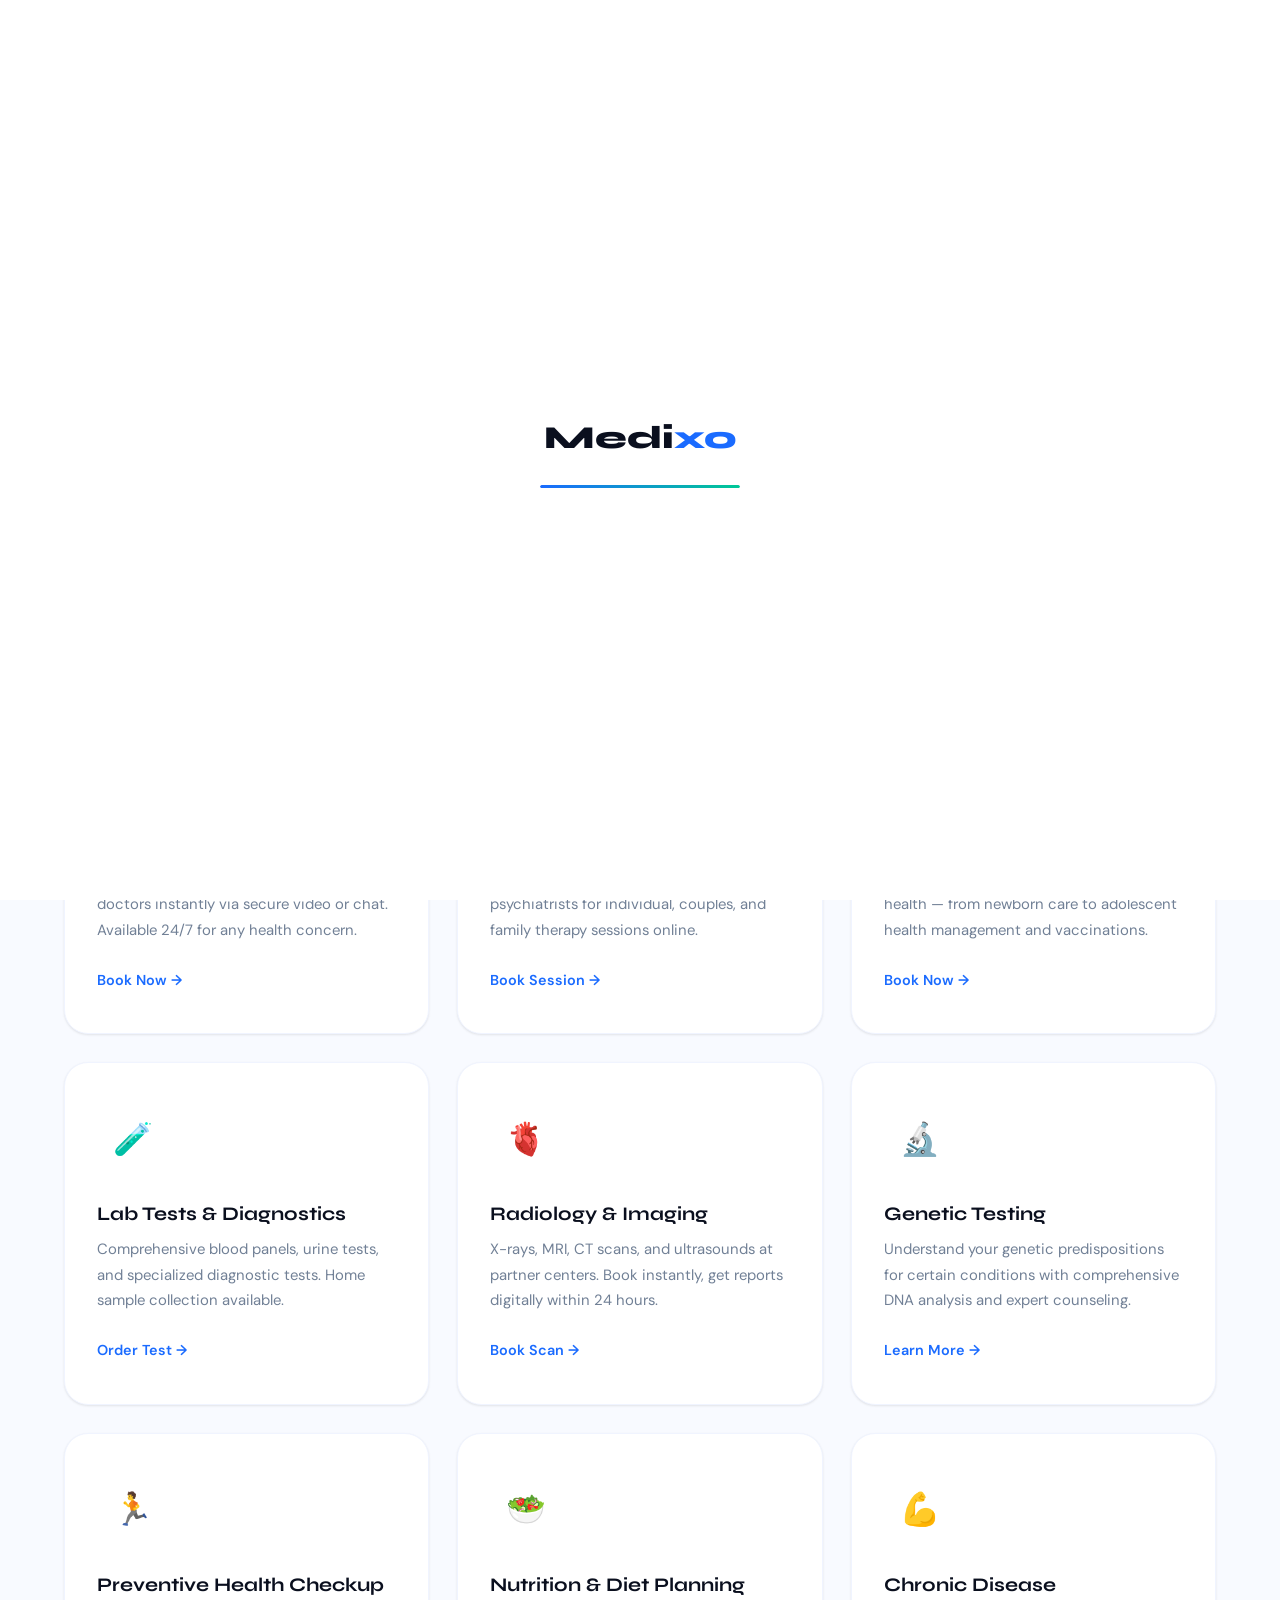
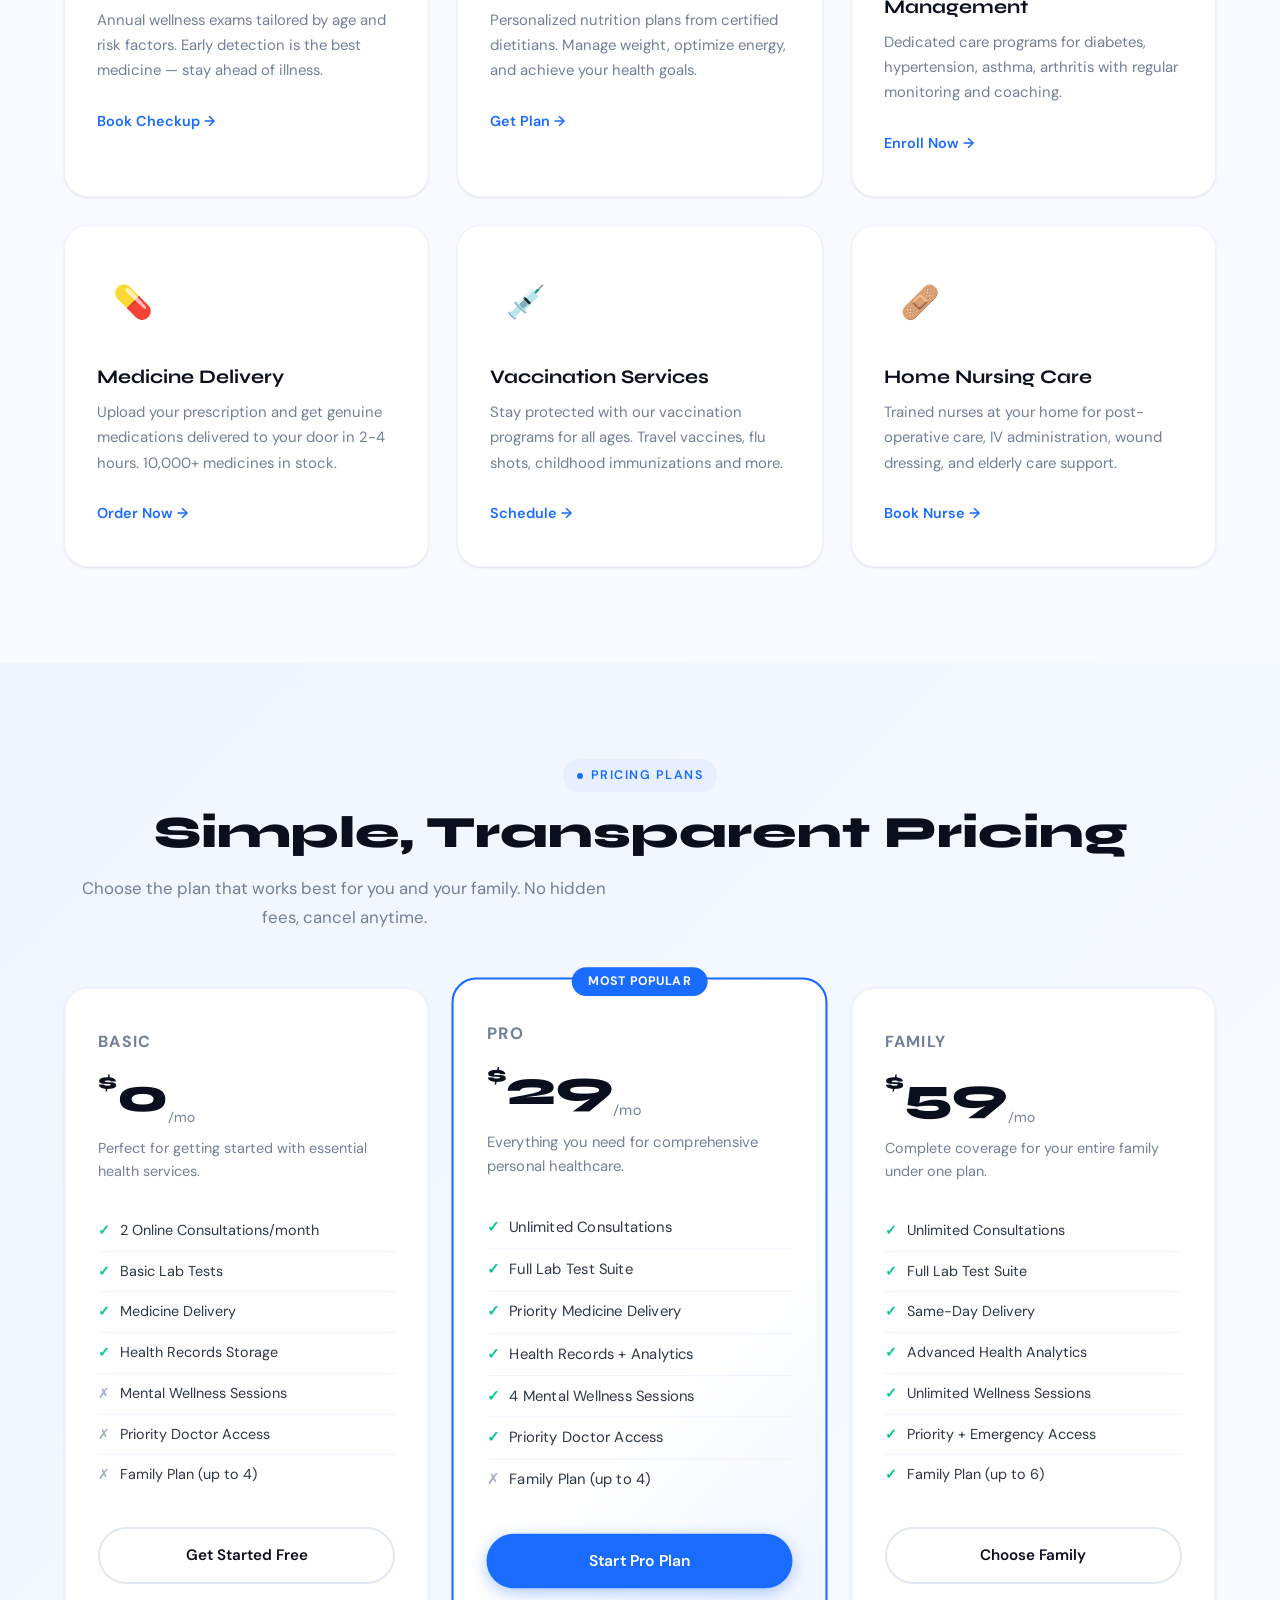
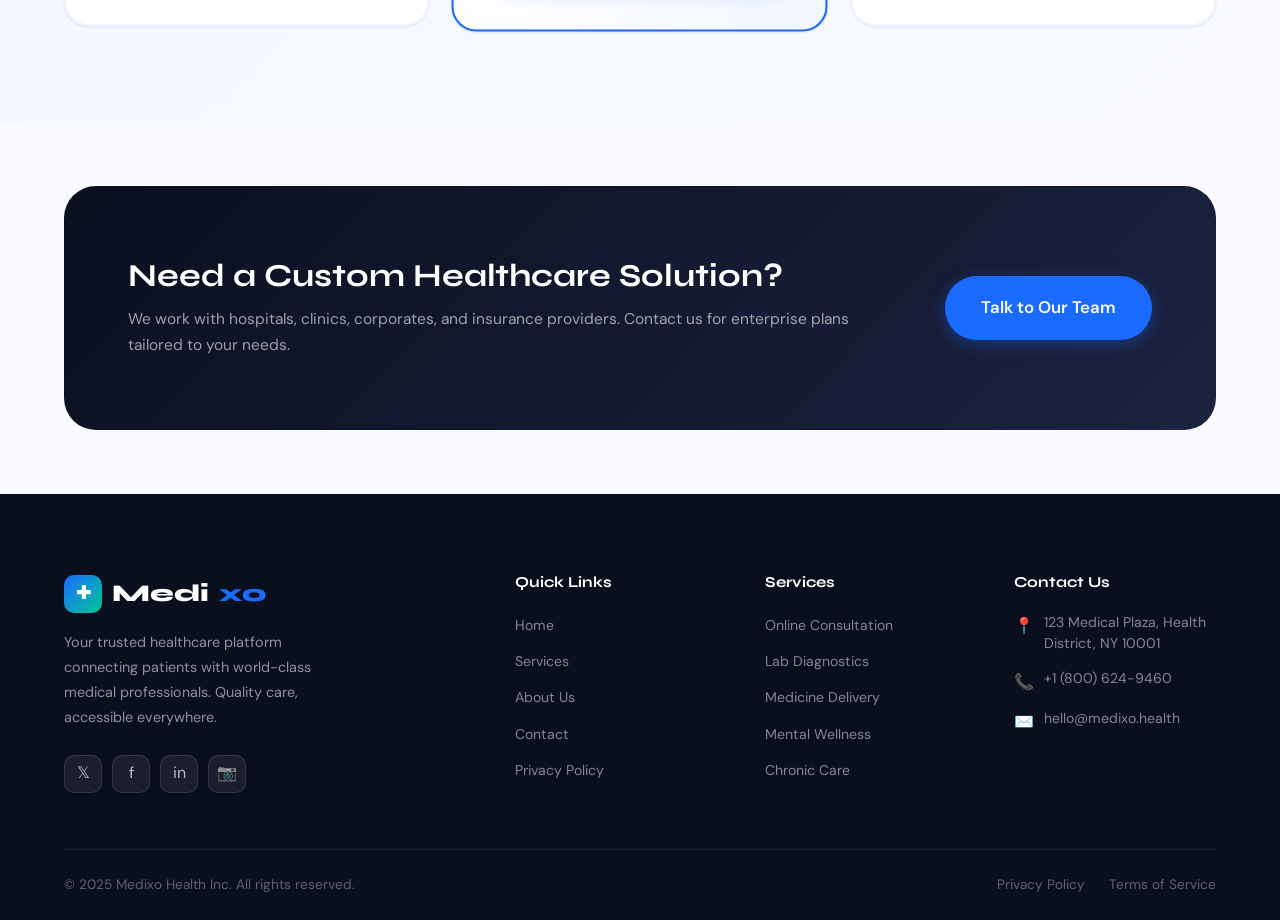
<file: services.html>
<!DOCTYPE html>
<html lang="en">
<head>
  <meta charset="UTF-8">
  <meta name="viewport" content="width=device-width, initial-scale=1.0">
  <title>Services — Medixo Healthcare</title>
  <link rel="stylesheet" href="styles.css">
  <style>
    .services-filter {
      display: flex;
      justify-content: center;
      gap: 10px;
      flex-wrap: wrap;
      margin-bottom: 48px;
    }
    .filter-btn {
      padding: 10px 22px;
      border-radius: 100px;
      font-size: 0.88rem;
      font-weight: 600;
      border: 1.5px solid var(--border);
      color: var(--text-muted);
      background: white;
      cursor: pointer;
      transition: var(--transition-fast);
      font-family: var(--font-body);
    }
    .filter-btn:hover, .filter-btn.active {
      background: var(--primary);
      border-color: var(--primary);
      color: white;
    }
    .plans-section { background: linear-gradient(135deg, #f0f5ff, #f8faff); }
    .plans-grid {
      display: grid;
      grid-template-columns: repeat(3, 1fr);
      gap: 28px;
      align-items: start;
    }
    .plan-card {
      background: white;
      border-radius: var(--radius-lg);
      padding: 40px 32px;
      border: 2px solid var(--border-light);
      box-shadow: var(--shadow-sm);
      transition: var(--transition);
      position: relative;
    }
    .plan-card:hover {
      box-shadow: var(--shadow-lg);
      transform: translateY(-6px);
    }
    .plan-card.featured {
      border-color: var(--primary);
      background: linear-gradient(135deg, #fff 60%, #f0f5ff 100%);
      transform: scale(1.03);
    }
    .plan-card.featured:hover { transform: scale(1.03) translateY(-6px); }
    .plan-badge {
      position: absolute;
      top: -12px;
      left: 50%;
      transform: translateX(-50%);
      background: var(--primary);
      color: white;
      font-size: 0.75rem;
      font-weight: 700;
      padding: 4px 16px;
      border-radius: 100px;
      white-space: nowrap;
      letter-spacing: 0.06em;
      text-transform: uppercase;
    }
    .plan-name {
      font-size: 1rem;
      font-weight: 700;
      color: var(--text-muted);
      text-transform: uppercase;
      letter-spacing: 0.08em;
      margin-bottom: 16px;
    }
    .plan-price {
      font-family: var(--font-display);
      font-size: 3rem;
      font-weight: 800;
      color: var(--dark);
      line-height: 1;
    }
    .plan-price sup { font-size: 1.4rem; vertical-align: top; margin-top: 8px; }
    .plan-price sub { font-size: 0.9rem; font-weight: 400; color: var(--text-muted); }
    .plan-desc {
      font-size: 0.9rem;
      color: var(--text-muted);
      margin: 12px 0 28px;
      line-height: 1.6;
    }
    .plan-features { margin-bottom: 32px; }
    .plan-feature {
      display: flex;
      align-items: center;
      gap: 10px;
      padding: 8px 0;
      font-size: 0.9rem;
      color: var(--text);
      border-bottom: 1px solid var(--border-light);
    }
    .plan-feature:last-child { border-bottom: none; }
    .plan-feature .check { color: var(--secondary); font-weight: 700; }
    .plan-feature .cross { color: var(--text-light); }
    .service-cta {
      background: linear-gradient(135deg, var(--dark), var(--dark-2));
      border-radius: var(--radius-xl);
      padding: 72px 64px;
      display: grid;
      grid-template-columns: 1fr auto;
      align-items: center;
      gap: 48px;
    }
    .service-cta h2 { color: white; font-size: 2rem; margin-bottom: 12px; }
    .service-cta p { color: rgba(255,255,255,0.6); font-size: 0.97rem; }
    @media(max-width:768px) {
      .plans-grid { grid-template-columns: 1fr; }
      .plan-card.featured { transform: none; }
      .service-cta { grid-template-columns: 1fr; padding: 48px 32px; }
    }
  </style>
</head>
<body>

<!-- Loader -->
<div class="loader">
  <div class="loader-inner">
    <div class="loader-logo">Medi<span>xo</span></div>
    <div class="loader-bar"><div class="loader-bar-fill"></div></div>
  </div>
</div>

<!-- Navbar -->
<nav class="navbar scrolled" id="navbar">
  <div class="navbar-inner">
    <a href="index.html" class="nav-logo">
      <div class="nav-logo-icon">✚</div>
      Medi<span>xo</span>
    </a>
    <ul class="nav-menu">
      <li><a href="index.html" class="nav-link">Home</a></li>
      <li><a href="services.html" class="nav-link active">Services</a></li>
      <li><a href="about.html" class="nav-link">About</a></li>
      <li><a href="contact.html" class="nav-link">Contact</a></li>
      <li><a href="privacy.html" class="nav-link">Privacy</a></li>
    </ul>
    <div class="nav-actions">
      <a href="contact.html" class="btn btn-primary btn-sm">Book Appointment</a>
    </div>
    <button class="hamburger" aria-label="Menu">
      <span></span><span></span><span></span>
    </button>
  </div>
</nav>

<div class="mobile-nav">
  <a href="index.html" class="nav-link">Home</a>
  <a href="services.html" class="nav-link">Services</a>
  <a href="about.html" class="nav-link">About</a>
  <a href="contact.html" class="nav-link">Contact</a>
  <a href="privacy.html" class="nav-link">Privacy</a>
  <a href="contact.html" class="btn btn-primary" style="margin-top:16px;">Book Appointment</a>
</div>

<!-- Page Hero -->
<div class="page-hero">
  <div class="container">
    <div class="section-label fade-in">Our Services</div>
    <h1 class="fade-in" data-delay="100">World-Class Healthcare<br>Services for You</h1>
    <p class="fade-in" data-delay="200">From routine checkups to specialized treatments — discover our comprehensive range of healthcare services designed around your needs.</p>
  </div>
</div>

<!-- Services Grid -->
<section class="section">
  <div class="container">
    <div class="services-filter fade-in">
      <button class="filter-btn active" data-filter="all">All Services</button>
      <button class="filter-btn" data-filter="consultation">Consultation</button>
      <button class="filter-btn" data-filter="diagnostics">Diagnostics</button>
      <button class="filter-btn" data-filter="wellness">Wellness</button>
      <button class="filter-btn" data-filter="pharmacy">Pharmacy</button>
    </div>

    <div class="services-grid" id="servicesGrid">
      <div class="service-card fade-in" data-delay="100" data-category="consultation">
        <div class="service-icon-wrap blue">🩺</div>
        <h3>Online Doctor Consultation</h3>
        <p>Skip the waiting room. Consult certified doctors instantly via secure video or chat. Available 24/7 for any health concern.</p>
        <a href="contact.html" class="service-link">Book Now →</a>
      </div>
      <div class="service-card fade-in" data-delay="200" data-category="consultation">
        <div class="service-icon-wrap purple">🧠</div>
        <h3>Mental Health & Therapy</h3>
        <p>Licensed therapists, psychologists, and psychiatrists for individual, couples, and family therapy sessions online.</p>
        <a href="contact.html" class="service-link">Book Session →</a>
      </div>
      <div class="service-card fade-in" data-delay="300" data-category="consultation">
        <div class="service-icon-wrap pink">👶</div>
        <h3>Pediatric Care</h3>
        <p>Dedicated pediatricians for children's health — from newborn care to adolescent health management and vaccinations.</p>
        <a href="contact.html" class="service-link">Book Now →</a>
      </div>
      <div class="service-card fade-in" data-delay="100" data-category="diagnostics">
        <div class="service-icon-wrap green">🧪</div>
        <h3>Lab Tests & Diagnostics</h3>
        <p>Comprehensive blood panels, urine tests, and specialized diagnostic tests. Home sample collection available.</p>
        <a href="contact.html" class="service-link">Order Test →</a>
      </div>
      <div class="service-card fade-in" data-delay="200" data-category="diagnostics">
        <div class="service-icon-wrap teal">🫀</div>
        <h3>Radiology & Imaging</h3>
        <p>X-rays, MRI, CT scans, and ultrasounds at partner centers. Book instantly, get reports digitally within 24 hours.</p>
        <a href="contact.html" class="service-link">Book Scan →</a>
      </div>
      <div class="service-card fade-in" data-delay="300" data-category="diagnostics">
        <div class="service-icon-wrap orange">🔬</div>
        <h3>Genetic Testing</h3>
        <p>Understand your genetic predispositions for certain conditions with comprehensive DNA analysis and expert counseling.</p>
        <a href="contact.html" class="service-link">Learn More →</a>
      </div>
      <div class="service-card fade-in" data-delay="100" data-category="wellness">
        <div class="service-icon-wrap blue">🏃</div>
        <h3>Preventive Health Checkup</h3>
        <p>Annual wellness exams tailored by age and risk factors. Early detection is the best medicine — stay ahead of illness.</p>
        <a href="contact.html" class="service-link">Book Checkup →</a>
      </div>
      <div class="service-card fade-in" data-delay="200" data-category="wellness">
        <div class="service-icon-wrap green">🥗</div>
        <h3>Nutrition & Diet Planning</h3>
        <p>Personalized nutrition plans from certified dietitians. Manage weight, optimize energy, and achieve your health goals.</p>
        <a href="contact.html" class="service-link">Get Plan →</a>
      </div>
      <div class="service-card fade-in" data-delay="300" data-category="wellness">
        <div class="service-icon-wrap purple">💪</div>
        <h3>Chronic Disease Management</h3>
        <p>Dedicated care programs for diabetes, hypertension, asthma, arthritis with regular monitoring and coaching.</p>
        <a href="contact.html" class="service-link">Enroll Now →</a>
      </div>
      <div class="service-card fade-in" data-delay="100" data-category="pharmacy">
        <div class="service-icon-wrap orange">💊</div>
        <h3>Medicine Delivery</h3>
        <p>Upload your prescription and get genuine medications delivered to your door in 2-4 hours. 10,000+ medicines in stock.</p>
        <a href="contact.html" class="service-link">Order Now →</a>
      </div>
      <div class="service-card fade-in" data-delay="200" data-category="pharmacy">
        <div class="service-icon-wrap pink">💉</div>
        <h3>Vaccination Services</h3>
        <p>Stay protected with our vaccination programs for all ages. Travel vaccines, flu shots, childhood immunizations and more.</p>
        <a href="contact.html" class="service-link">Schedule →</a>
      </div>
      <div class="service-card fade-in" data-delay="300" data-category="pharmacy">
        <div class="service-icon-wrap teal">🩹</div>
        <h3>Home Nursing Care</h3>
        <p>Trained nurses at your home for post-operative care, IV administration, wound dressing, and elderly care support.</p>
        <a href="contact.html" class="service-link">Book Nurse →</a>
      </div>
    </div>
  </div>
</section>

<!-- Pricing Plans -->
<section class="section plans-section">
  <div class="container">
    <div class="section-header center fade-in">
      <div class="section-label">Pricing Plans</div>
      <h2 class="section-title">Simple, Transparent Pricing</h2>
      <p class="section-subtitle">Choose the plan that works best for you and your family. No hidden fees, cancel anytime.</p>
    </div>

    <div class="plans-grid">
      <div class="plan-card fade-in" data-delay="100">
        <p class="plan-name">Basic</p>
        <div class="plan-price"><sup>$</sup>0<sub>/mo</sub></div>
        <p class="plan-desc">Perfect for getting started with essential health services.</p>
        <div class="plan-features">
          <div class="plan-feature"><span class="check">✓</span> 2 Online Consultations/month</div>
          <div class="plan-feature"><span class="check">✓</span> Basic Lab Tests</div>
          <div class="plan-feature"><span class="check">✓</span> Medicine Delivery</div>
          <div class="plan-feature"><span class="check">✓</span> Health Records Storage</div>
          <div class="plan-feature"><span class="cross">✗</span> Mental Wellness Sessions</div>
          <div class="plan-feature"><span class="cross">✗</span> Priority Doctor Access</div>
          <div class="plan-feature"><span class="cross">✗</span> Family Plan (up to 4)</div>
        </div>
        <a href="contact.html" class="btn btn-outline" style="width:100%;justify-content:center;">Get Started Free</a>
      </div>
      <div class="plan-card featured fade-in" data-delay="200">
        <div class="plan-badge">Most Popular</div>
        <p class="plan-name">Pro</p>
        <div class="plan-price"><sup>$</sup>29<sub>/mo</sub></div>
        <p class="plan-desc">Everything you need for comprehensive personal healthcare.</p>
        <div class="plan-features">
          <div class="plan-feature"><span class="check">✓</span> Unlimited Consultations</div>
          <div class="plan-feature"><span class="check">✓</span> Full Lab Test Suite</div>
          <div class="plan-feature"><span class="check">✓</span> Priority Medicine Delivery</div>
          <div class="plan-feature"><span class="check">✓</span> Health Records + Analytics</div>
          <div class="plan-feature"><span class="check">✓</span> 4 Mental Wellness Sessions</div>
          <div class="plan-feature"><span class="check">✓</span> Priority Doctor Access</div>
          <div class="plan-feature"><span class="cross">✗</span> Family Plan (up to 4)</div>
        </div>
        <a href="contact.html" class="btn btn-primary" style="width:100%;justify-content:center;">Start Pro Plan</a>
      </div>
      <div class="plan-card fade-in" data-delay="300">
        <p class="plan-name">Family</p>
        <div class="plan-price"><sup>$</sup>59<sub>/mo</sub></div>
        <p class="plan-desc">Complete coverage for your entire family under one plan.</p>
        <div class="plan-features">
          <div class="plan-feature"><span class="check">✓</span> Unlimited Consultations</div>
          <div class="plan-feature"><span class="check">✓</span> Full Lab Test Suite</div>
          <div class="plan-feature"><span class="check">✓</span> Same-Day Delivery</div>
          <div class="plan-feature"><span class="check">✓</span> Advanced Health Analytics</div>
          <div class="plan-feature"><span class="check">✓</span> Unlimited Wellness Sessions</div>
          <div class="plan-feature"><span class="check">✓</span> Priority + Emergency Access</div>
          <div class="plan-feature"><span class="check">✓</span> Family Plan (up to 6)</div>
        </div>
        <a href="contact.html" class="btn btn-outline" style="width:100%;justify-content:center;">Choose Family</a>
      </div>
    </div>
  </div>
</section>

<!-- Service CTA -->
<section class="section-sm">
  <div class="container">
    <div class="service-cta fade-in">
      <div>
        <h2>Need a Custom Healthcare Solution?</h2>
        <p>We work with hospitals, clinics, corporates, and insurance providers. Contact us for enterprise plans tailored to your needs.</p>
      </div>
      <div style="flex-shrink:0;">
        <a href="contact.html" class="btn btn-primary btn-lg">Talk to Our Team</a>
      </div>
    </div>
  </div>
</section>

<!-- Footer -->
<footer class="footer">
  <div class="container">
    <div class="footer-grid">
      <div class="footer-brand">
        <a href="index.html" class="nav-logo" style="color:white;">
          <div class="nav-logo-icon">✚</div>
          Medi<span>xo</span>
        </a>
        <p>Your trusted healthcare platform connecting patients with world-class medical professionals. Quality care, accessible everywhere.</p>
        <div class="social-links">
          <a href="#" class="social-link">𝕏</a>
          <a href="#" class="social-link">f</a>
          <a href="#" class="social-link">in</a>
          <a href="#" class="social-link">📷</a>
        </div>
      </div>
      <div class="footer-col">
        <h4>Quick Links</h4>
        <ul class="footer-links">
          <li><a href="index.html" class="footer-link">Home</a></li>
          <li><a href="services.html" class="footer-link">Services</a></li>
          <li><a href="about.html" class="footer-link">About Us</a></li>
          <li><a href="contact.html" class="footer-link">Contact</a></li>
          <li><a href="privacy.html" class="footer-link">Privacy Policy</a></li>
        </ul>
      </div>
      <div class="footer-col">
        <h4>Services</h4>
        <ul class="footer-links">
          <li><a href="services.html" class="footer-link">Online Consultation</a></li>
          <li><a href="services.html" class="footer-link">Lab Diagnostics</a></li>
          <li><a href="services.html" class="footer-link">Medicine Delivery</a></li>
          <li><a href="services.html" class="footer-link">Mental Wellness</a></li>
          <li><a href="services.html" class="footer-link">Chronic Care</a></li>
        </ul>
      </div>
      <div class="footer-col">
        <h4>Contact Us</h4>
        <div class="footer-contact-item">
          <span class="icon">📍</span>
          <span>123 Medical Plaza, Health District, NY 10001</span>
        </div>
        <div class="footer-contact-item">
          <span class="icon">📞</span>
          <span>+1 (800) 624-9460</span>
        </div>
        <div class="footer-contact-item">
          <span class="icon">✉️</span>
          <span>hello@medixo.health</span>
        </div>
      </div>
    </div>
    <div class="footer-bottom">
      <span>© 2025 Medixo Health Inc. All rights reserved.</span>
      <div class="footer-bottom-links">
        <a href="privacy.html">Privacy Policy</a>
        <a href="#">Terms of Service</a>
      </div>
    </div>
  </div>
</footer>

<script src="main.js"></script>
<script>
  // Services filter
  const filterBtns = document.querySelectorAll('.filter-btn');
  const serviceCards = document.querySelectorAll('.service-card');

  filterBtns.forEach(btn => {
    btn.addEventListener('click', () => {
      filterBtns.forEach(b => b.classList.remove('active'));
      btn.classList.add('active');
      const filter = btn.dataset.filter;
      serviceCards.forEach(card => {
        if (filter === 'all' || card.dataset.category === filter) {
          card.style.display = 'block';
          card.style.animation = 'fadeInUp 0.4s ease forwards';
        } else {
          card.style.display = 'none';
        }
      });
    });
  });
</script>
</body>
</html>
</file>
<file: styles.css>
/* ============================================
   MEDIXO - Premium Healthcare CSS
   ============================================ */

@import url('https://fonts.googleapis.com/css2?family=Syne:wght@400;500;600;700;800&family=DM+Sans:ital,opsz,wght@0,9..40,300;0,9..40,400;0,9..40,500;0,9..40,600;1,9..40,300&display=swap');

/* ---- CSS Variables ---- */
:root {
  --primary: #1a6bff;
  --primary-dark: #0f4fd6;
  --primary-light: #e8f0ff;
  --secondary: #00c896;
  --secondary-light: #e0faf3;
  --accent: #ff6b35;
  --dark: #0a0f1e;
  --dark-2: #1c2340;
  --text: #2d3748;
  --text-muted: #718096;
  --text-light: #a0aec0;
  --bg: #f8faff;
  --bg-white: #ffffff;
  --border: #e2e8f0;
  --border-light: #f0f4ff;
  --shadow-sm: 0 1px 3px rgba(0,0,0,0.06), 0 1px 2px rgba(0,0,0,0.04);
  --shadow: 0 4px 20px rgba(26, 107, 255, 0.08), 0 2px 8px rgba(0,0,0,0.06);
  --shadow-lg: 0 12px 40px rgba(26, 107, 255, 0.12), 0 4px 16px rgba(0,0,0,0.08);
  --shadow-xl: 0 24px 64px rgba(26, 107, 255, 0.16);
  --radius-sm: 8px;
  --radius: 16px;
  --radius-lg: 24px;
  --radius-xl: 32px;
  --font-display: 'Syne', sans-serif;
  --font-body: 'DM Sans', sans-serif;
  --transition: all 0.3s cubic-bezier(0.4, 0, 0.2, 1);
  --transition-fast: all 0.18s cubic-bezier(0.4, 0, 0.2, 1);
}

/* ---- Reset & Base ---- */
*, *::before, *::after { box-sizing: border-box; margin: 0; padding: 0; }

html { scroll-behavior: smooth; font-size: 16px; }

body {
  font-family: var(--font-body);
  color: var(--text);
  background: var(--bg);
  line-height: 1.65;
  -webkit-font-smoothing: antialiased;
}

img { max-width: 100%; display: block; }
a { text-decoration: none; color: inherit; }
ul { list-style: none; }
button { cursor: pointer; border: none; background: none; font-family: inherit; }

/* ---- Container ---- */
.container {
  max-width: 1200px;
  margin: 0 auto;
  padding: 0 24px;
}

/* ---- Typography ---- */
h1, h2, h3, h4, h5, h6 {
  font-family: var(--font-display);
  line-height: 1.15;
  color: var(--dark);
  font-weight: 700;
}

.section-label {
  display: inline-flex;
  align-items: center;
  gap: 8px;
  font-size: 0.78rem;
  font-weight: 600;
  letter-spacing: 0.12em;
  text-transform: uppercase;
  color: var(--primary);
  background: var(--primary-light);
  padding: 6px 14px;
  border-radius: 100px;
  margin-bottom: 16px;
}

.section-label::before {
  content: '';
  width: 6px; height: 6px;
  background: var(--primary);
  border-radius: 50%;
}

.section-title {
  font-size: clamp(2rem, 4vw, 2.8rem);
  font-weight: 800;
  line-height: 1.12;
  color: var(--dark);
}

.section-subtitle {
  font-size: 1.05rem;
  color: var(--text-muted);
  max-width: 560px;
  line-height: 1.7;
}

.text-center { text-align: center; }
.text-center .section-subtitle { margin: 0 auto; }
.text-center .section-label { display: inline-flex; }

/* ---- Buttons ---- */
.btn {
  display: inline-flex;
  align-items: center;
  gap: 8px;
  padding: 14px 28px;
  border-radius: 100px;
  font-weight: 600;
  font-size: 0.95rem;
  font-family: var(--font-body);
  transition: var(--transition);
  position: relative;
  overflow: hidden;
}

.btn-primary {
  background: var(--primary);
  color: white;
  box-shadow: 0 4px 16px rgba(26, 107, 255, 0.35);
}

.btn-primary:hover {
  background: var(--primary-dark);
  box-shadow: 0 8px 24px rgba(26, 107, 255, 0.45);
  transform: translateY(-2px);
}

.btn-secondary {
  background: var(--secondary);
  color: white;
  box-shadow: 0 4px 16px rgba(0, 200, 150, 0.3);
}

.btn-secondary:hover {
  background: #00b086;
  box-shadow: 0 8px 24px rgba(0, 200, 150, 0.4);
  transform: translateY(-2px);
}

.btn-outline {
  border: 2px solid var(--border);
  color: var(--dark);
  background: white;
}

.btn-outline:hover {
  border-color: var(--primary);
  color: var(--primary);
  background: var(--primary-light);
  transform: translateY(-2px);
}

.btn-white {
  background: white;
  color: var(--primary);
  box-shadow: 0 4px 16px rgba(0,0,0,0.12);
}

.btn-white:hover {
  background: var(--primary-light);
  box-shadow: 0 8px 24px rgba(0,0,0,0.16);
  transform: translateY(-2px);
}

.btn-lg { padding: 18px 36px; font-size: 1.05rem; }
.btn-sm { padding: 10px 20px; font-size: 0.88rem; }

/* ---- Navbar ---- */
.navbar {
  position: fixed;
  top: 0; left: 0; right: 0;
  z-index: 1000;
  padding: 0;
  transition: var(--transition);
}

.navbar-inner {
  display: flex;
  align-items: center;
  justify-content: space-between;
  padding: 18px 24px;
  max-width: 1200px;
  margin: 0 auto;
}

.navbar.scrolled {
  background: rgba(255,255,255,0.95);
  backdrop-filter: blur(20px);
  -webkit-backdrop-filter: blur(20px);
  box-shadow: 0 2px 24px rgba(0,0,0,0.08);
  padding: 0;
}

.navbar.scrolled .navbar-inner { padding: 14px 24px; }

.nav-logo {
  display: flex;
  align-items: center;
  gap: 10px;
  font-family: var(--font-display);
  font-weight: 800;
  font-size: 1.5rem;
  color: var(--dark);
}

.nav-logo-icon {
  width: 38px; height: 38px;
  background: linear-gradient(135deg, var(--primary), var(--secondary));
  border-radius: 10px;
  display: flex;
  align-items: center;
  justify-content: center;
  color: white;
  font-size: 1.1rem;
}

.nav-logo span { color: var(--primary); }

.nav-menu {
  display: flex;
  align-items: center;
  gap: 8px;
}

.nav-link {
  padding: 8px 16px;
  border-radius: 100px;
  font-weight: 500;
  font-size: 0.95rem;
  color: var(--text);
  transition: var(--transition-fast);
}

.nav-link:hover, .nav-link.active {
  color: var(--primary);
  background: var(--primary-light);
}

.nav-actions {
  display: flex;
  align-items: center;
  gap: 12px;
}

.hamburger {
  display: none;
  flex-direction: column;
  gap: 5px;
  padding: 8px;
  cursor: pointer;
}

.hamburger span {
  display: block;
  width: 24px;
  height: 2px;
  background: var(--dark);
  border-radius: 2px;
  transition: var(--transition-fast);
}

.hamburger.active span:nth-child(1) { transform: translateY(7px) rotate(45deg); }
.hamburger.active span:nth-child(2) { opacity: 0; }
.hamburger.active span:nth-child(3) { transform: translateY(-7px) rotate(-45deg); }

/* ---- Mobile Nav ---- */
.mobile-nav {
  display: none;
  position: fixed;
  top: 0; left: 0; right: 0; bottom: 0;
  background: white;
  z-index: 999;
  flex-direction: column;
  align-items: center;
  justify-content: center;
  gap: 8px;
  transform: translateX(100%);
  transition: transform 0.4s cubic-bezier(0.4, 0, 0.2, 1);
}

.mobile-nav.open {
  display: flex;
  transform: translateX(0);
}

.mobile-nav .nav-link {
  font-size: 1.4rem;
  font-family: var(--font-display);
  padding: 12px 32px;
}

/* ---- Hero Section ---- */
.hero {
  min-height: 100vh;
  padding: 120px 0 80px;
  background: linear-gradient(135deg, #f0f5ff 0%, #f8faff 50%, #f0fff8 100%);
  position: relative;
  overflow: hidden;
}

.hero::before {
  content: '';
  position: absolute;
  width: 600px; height: 600px;
  border-radius: 50%;
  background: radial-gradient(circle, rgba(26,107,255,0.06) 0%, transparent 70%);
  top: -200px; right: -100px;
  pointer-events: none;
}

.hero::after {
  content: '';
  position: absolute;
  width: 400px; height: 400px;
  border-radius: 50%;
  background: radial-gradient(circle, rgba(0,200,150,0.07) 0%, transparent 70%);
  bottom: -100px; left: -50px;
  pointer-events: none;
}

.hero-content {
  display: grid;
  grid-template-columns: 1fr 1fr;
  gap: 64px;
  align-items: center;
}

.hero-badge {
  display: inline-flex;
  align-items: center;
  gap: 8px;
  background: white;
  border: 1px solid var(--border);
  padding: 8px 16px;
  border-radius: 100px;
  font-size: 0.85rem;
  font-weight: 500;
  color: var(--text-muted);
  margin-bottom: 24px;
  box-shadow: var(--shadow-sm);
}

.hero-badge .dot {
  width: 8px; height: 8px;
  background: var(--secondary);
  border-radius: 50%;
  animation: pulse 2s infinite;
}

@keyframes pulse {
  0%, 100% { transform: scale(1); opacity: 1; }
  50% { transform: scale(1.3); opacity: 0.7; }
}

.hero-title {
  font-size: clamp(2.8rem, 5vw, 4.2rem);
  font-weight: 800;
  line-height: 1.08;
  color: var(--dark);
  margin-bottom: 20px;
}

.hero-title .highlight {
  color: var(--primary);
  position: relative;
}

.hero-title .highlight::after {
  content: '';
  position: absolute;
  bottom: 4px; left: 0; right: 0;
  height: 8px;
  background: rgba(26, 107, 255, 0.15);
  border-radius: 4px;
  z-index: -1;
}

.hero-desc {
  font-size: 1.1rem;
  color: var(--text-muted);
  line-height: 1.75;
  margin-bottom: 36px;
  max-width: 500px;
}

.hero-actions {
  display: flex;
  align-items: center;
  gap: 16px;
  flex-wrap: wrap;
  margin-bottom: 48px;
}

.hero-stats {
  display: flex;
  gap: 32px;
  flex-wrap: wrap;
}

.hero-stat {}

.hero-stat strong {
  display: block;
  font-family: var(--font-display);
  font-size: 1.8rem;
  font-weight: 800;
  color: var(--dark);
  line-height: 1;
}

.hero-stat span {
  font-size: 0.85rem;
  color: var(--text-muted);
  margin-top: 4px;
  display: block;
}

/* Hero Visual */
.hero-visual {
  position: relative;
}

.hero-card-main {
  background: white;
  border-radius: var(--radius-lg);
  box-shadow: var(--shadow-xl);
  overflow: hidden;
  position: relative;
}

.hero-card-img {
  width: 100%;
  height: 380px;
  background: linear-gradient(135deg, #c8d8ff 0%, #b8f0e0 100%);
  display: flex;
  align-items: center;
  justify-content: center;
  position: relative;
  overflow: hidden;
}

.hero-card-img svg { opacity: 0.9; }

.hero-card-info {
  padding: 24px;
}

.hero-card-info h3 {
  font-size: 1.1rem;
  margin-bottom: 8px;
}

.doctor-row {
  display: flex;
  align-items: center;
  gap: 12px;
  margin-top: 12px;
}

.doctor-avatars {
  display: flex;
}

.doctor-avatar {
  width: 32px; height: 32px;
  border-radius: 50%;
  border: 2px solid white;
  margin-left: -8px;
  background: linear-gradient(135deg, var(--primary), var(--secondary));
  display: flex;
  align-items: center;
  justify-content: center;
  color: white;
  font-size: 0.75rem;
  font-weight: 600;
}

.doctor-avatar:first-child { margin-left: 0; }

.hero-float-1, .hero-float-2, .hero-float-3 {
  position: absolute;
  background: white;
  border-radius: var(--radius);
  box-shadow: var(--shadow-lg);
  padding: 14px 20px;
  display: flex;
  align-items: center;
  gap: 12px;
  animation: float 4s ease-in-out infinite;
}

.hero-float-1 { top: 20px; left: -60px; animation-delay: 0s; }
.hero-float-2 { top: 50%; right: -50px; transform: translateY(-50%); animation-delay: 1.5s; }
.hero-float-3 { bottom: 130px; left: -40px; animation-delay: 0.8s; }

@keyframes float {
  0%, 100% { transform: translateY(0); }
  50% { transform: translateY(-10px); }
}

.hero-float-2 {
  animation: float2 4s ease-in-out infinite;
  animation-delay: 1.5s;
}

@keyframes float2 {
  0%, 100% { transform: translateY(-50%); }
  50% { transform: translateY(calc(-50% - 10px)); }
}

.float-icon {
  width: 42px; height: 42px;
  border-radius: 12px;
  display: flex;
  align-items: center;
  justify-content: center;
  font-size: 1.3rem;
  flex-shrink: 0;
}

.float-icon.blue { background: var(--primary-light); }
.float-icon.green { background: var(--secondary-light); }
.float-icon.orange { background: #fff1ec; }

.float-text strong {
  display: block;
  font-size: 0.9rem;
  font-weight: 600;
  color: var(--dark);
}

.float-text span {
  font-size: 0.78rem;
  color: var(--text-muted);
}

/* ---- Section Spacing ---- */
.section { padding: 96px 0; }
.section-sm { padding: 64px 0; }
.section-lg { padding: 120px 0; }

.section-header { margin-bottom: 56px; }
.section-header.center { text-align: center; }
.section-header .section-subtitle { margin-top: 16px; }

/* ---- Feature Cards ---- */
.features-grid {
  display: grid;
  grid-template-columns: repeat(3, 1fr);
  gap: 24px;
}

.feature-card {
  background: white;
  border-radius: var(--radius-lg);
  padding: 36px 28px;
  border: 1px solid var(--border-light);
  box-shadow: var(--shadow-sm);
  transition: var(--transition);
  position: relative;
  overflow: hidden;
}

.feature-card::before {
  content: '';
  position: absolute;
  top: 0; left: 0; right: 0;
  height: 3px;
  background: linear-gradient(90deg, var(--primary), var(--secondary));
  transform: scaleX(0);
  transform-origin: left;
  transition: var(--transition);
}

.feature-card:hover {
  box-shadow: var(--shadow-lg);
  transform: translateY(-6px);
  border-color: transparent;
}

.feature-card:hover::before { transform: scaleX(1); }

.feature-icon {
  width: 56px; height: 56px;
  border-radius: 16px;
  display: flex;
  align-items: center;
  justify-content: center;
  font-size: 1.6rem;
  margin-bottom: 24px;
}

.feature-icon.blue { background: var(--primary-light); }
.feature-icon.green { background: var(--secondary-light); }
.feature-icon.orange { background: #fff1ec; }
.feature-icon.purple { background: #f3f0ff; }
.feature-icon.pink { background: #fff0f5; }
.feature-icon.teal { background: #e8fffe; }

.feature-card h3 {
  font-size: 1.15rem;
  margin-bottom: 12px;
  font-weight: 700;
}

.feature-card p {
  font-size: 0.95rem;
  color: var(--text-muted);
  line-height: 1.7;
}

.feature-link {
  display: inline-flex;
  align-items: center;
  gap: 6px;
  margin-top: 20px;
  font-size: 0.9rem;
  font-weight: 600;
  color: var(--primary);
  transition: var(--transition-fast);
}

.feature-link:hover { gap: 10px; }

/* ---- How It Works ---- */
.how-bg {
  background: linear-gradient(135deg, var(--dark) 0%, var(--dark-2) 100%);
  position: relative;
  overflow: hidden;
}

.how-bg::before {
  content: '';
  position: absolute;
  width: 500px; height: 500px;
  background: radial-gradient(circle, rgba(26,107,255,0.12) 0%, transparent 70%);
  top: -200px; right: -100px;
}

.how-bg::after {
  content: '';
  position: absolute;
  width: 300px; height: 300px;
  background: radial-gradient(circle, rgba(0,200,150,0.1) 0%, transparent 70%);
  bottom: -100px; left: 100px;
}

.how-bg .section-label { background: rgba(255,255,255,0.1); color: rgba(255,255,255,0.8); }
.how-bg .section-title { color: white; }
.how-bg .section-subtitle { color: rgba(255,255,255,0.6); }

.steps-grid {
  display: grid;
  grid-template-columns: repeat(4, 1fr);
  gap: 24px;
  position: relative;
  z-index: 1;
}

.steps-grid::before {
  content: '';
  position: absolute;
  top: 36px;
  left: calc(12.5% + 28px);
  right: calc(12.5% + 28px);
  height: 2px;
  background: linear-gradient(90deg, var(--primary), var(--secondary));
  opacity: 0.3;
}

.step-card {
  text-align: center;
  padding: 36px 20px;
  border-radius: var(--radius-lg);
  background: rgba(255,255,255,0.05);
  border: 1px solid rgba(255,255,255,0.08);
  transition: var(--transition);
  backdrop-filter: blur(10px);
}

.step-card:hover {
  background: rgba(255,255,255,0.1);
  border-color: rgba(255,255,255,0.15);
  transform: translateY(-6px);
}

.step-number {
  width: 56px; height: 56px;
  border-radius: 50%;
  background: linear-gradient(135deg, var(--primary), var(--secondary));
  color: white;
  font-family: var(--font-display);
  font-weight: 800;
  font-size: 1.2rem;
  display: flex;
  align-items: center;
  justify-content: center;
  margin: 0 auto 20px;
  box-shadow: 0 4px 16px rgba(26,107,255,0.4);
  position: relative;
}

.step-icon {
  font-size: 2rem;
  margin-bottom: 16px;
  display: block;
}

.step-card h3 {
  font-size: 1rem;
  font-weight: 700;
  color: white;
  margin-bottom: 12px;
}

.step-card p {
  font-size: 0.88rem;
  color: rgba(255,255,255,0.55);
  line-height: 1.65;
}

/* ---- Why Choose Us ---- */
.why-grid {
  display: grid;
  grid-template-columns: 1fr 1fr;
  gap: 64px;
  align-items: center;
}

.why-visual {
  position: relative;
}

.why-main-card {
  background: white;
  border-radius: var(--radius-xl);
  box-shadow: var(--shadow-xl);
  overflow: hidden;
}

.why-card-top {
  background: linear-gradient(135deg, var(--primary), #4d96ff);
  padding: 40px;
  color: white;
  text-align: center;
}

.why-big-number {
  font-family: var(--font-display);
  font-size: 4rem;
  font-weight: 800;
  line-height: 1;
}

.why-card-body {
  padding: 32px;
  display: grid;
  grid-template-columns: 1fr 1fr;
  gap: 16px;
}

.why-mini-stat {
  background: var(--bg);
  border-radius: var(--radius);
  padding: 16px;
  text-align: center;
}

.why-mini-stat strong {
  display: block;
  font-size: 1.4rem;
  font-family: var(--font-display);
  font-weight: 800;
  color: var(--primary);
}

.why-mini-stat span {
  font-size: 0.8rem;
  color: var(--text-muted);
}

.why-float-badge {
  position: absolute;
  background: white;
  border-radius: var(--radius);
  box-shadow: var(--shadow-lg);
  padding: 14px 20px;
  display: flex;
  align-items: center;
  gap: 10px;
  right: -30px;
  top: 40px;
}

.why-reasons {
  display: flex;
  flex-direction: column;
  gap: 24px;
}

.why-reason {
  display: flex;
  gap: 20px;
  align-items: flex-start;
}

.why-reason-icon {
  width: 48px; height: 48px;
  border-radius: 14px;
  display: flex;
  align-items: center;
  justify-content: center;
  font-size: 1.3rem;
  flex-shrink: 0;
  margin-top: 2px;
}

.why-reason-text h3 {
  font-size: 1rem;
  font-weight: 700;
  margin-bottom: 6px;
}

.why-reason-text p {
  font-size: 0.9rem;
  color: var(--text-muted);
  line-height: 1.65;
}

/* ---- Testimonials ---- */
.testi-bg { background: var(--bg); }

.testi-grid {
  display: grid;
  grid-template-columns: repeat(3, 1fr);
  gap: 24px;
}

.testi-card {
  background: white;
  border-radius: var(--radius-lg);
  padding: 32px;
  border: 1px solid var(--border-light);
  box-shadow: var(--shadow-sm);
  transition: var(--transition);
  position: relative;
}

.testi-card:hover {
  box-shadow: var(--shadow-lg);
  transform: translateY(-6px);
}

.testi-card::before {
  content: '"';
  position: absolute;
  top: 20px; right: 28px;
  font-size: 5rem;
  font-family: var(--font-display);
  color: var(--primary-light);
  line-height: 1;
}

.stars {
  color: #fbbf24;
  font-size: 0.9rem;
  letter-spacing: 2px;
  margin-bottom: 16px;
}

.testi-text {
  font-size: 0.95rem;
  color: var(--text-muted);
  line-height: 1.75;
  margin-bottom: 24px;
  font-style: italic;
}

.testi-author {
  display: flex;
  align-items: center;
  gap: 12px;
}

.testi-avatar {
  width: 44px; height: 44px;
  border-radius: 50%;
  background: linear-gradient(135deg, var(--primary), var(--secondary));
  display: flex;
  align-items: center;
  justify-content: center;
  color: white;
  font-weight: 700;
  font-size: 0.9rem;
  flex-shrink: 0;
}

.testi-name strong {
  display: block;
  font-weight: 700;
  font-size: 0.95rem;
  color: var(--dark);
}

.testi-name span {
  font-size: 0.82rem;
  color: var(--text-muted);
}

/* ---- CTA Section ---- */
.cta-section {
  background: linear-gradient(135deg, var(--primary), #4d96ff, var(--secondary));
  background-size: 200% 200%;
  animation: gradientShift 6s ease infinite;
  border-radius: var(--radius-xl);
  padding: 80px 64px;
  text-align: center;
  position: relative;
  overflow: hidden;
}

@keyframes gradientShift {
  0% { background-position: 0% 50%; }
  50% { background-position: 100% 50%; }
  100% { background-position: 0% 50%; }
}

.cta-section::before {
  content: '';
  position: absolute;
  width: 300px; height: 300px;
  border-radius: 50%;
  background: rgba(255,255,255,0.06);
  top: -100px; right: -50px;
}

.cta-section::after {
  content: '';
  position: absolute;
  width: 200px; height: 200px;
  border-radius: 50%;
  background: rgba(255,255,255,0.06);
  bottom: -80px; left: -30px;
}

.cta-section h2 {
  font-size: clamp(1.8rem, 3.5vw, 2.8rem);
  color: white;
  margin-bottom: 16px;
}

.cta-section p {
  color: rgba(255,255,255,0.8);
  font-size: 1.05rem;
  margin-bottom: 40px;
}

.cta-actions { display: flex; justify-content: center; gap: 16px; flex-wrap: wrap; }

/* ---- Footer ---- */
/* Always show privacy content (disable fade-in hiding for privacy page) */
.privacy-content,
.privacy-content .fade-in,
.privacy-content .fade-in-left,
.privacy-content .fade-in-right {
  opacity: 1 !important;
  transform: none !important;
}
.footer {
  background: var(--dark);
  color: rgba(255,255,255,0.8);
  padding: 80px 0 0;
}

.footer-grid {
  display: grid;
  grid-template-columns: 2fr 1fr 1fr 1fr;
  gap: 48px;
  margin-bottom: 56px;
}

.footer-brand p {
  font-size: 0.9rem;
  line-height: 1.75;
  color: rgba(255,255,255,0.55);
  margin: 16px 0 24px;
  max-width: 280px;
}

.social-links {
  display: flex;
  gap: 10px;
}

.social-link {
  width: 38px; height: 38px;
  border-radius: 10px;
  background: rgba(255,255,255,0.07);
  border: 1px solid rgba(255,255,255,0.1);
  display: flex;
  align-items: center;
  justify-content: center;
  color: rgba(255,255,255,0.7);
  font-size: 1rem;
  transition: var(--transition-fast);
}

.social-link:hover {
  background: var(--primary);
  border-color: var(--primary);
  color: white;
  transform: translateY(-3px);
}

.footer-col h4 {
  color: white;
  font-size: 0.95rem;
  font-weight: 700;
  margin-bottom: 20px;
}

.footer-links {
  display: flex;
  flex-direction: column;
  gap: 10px;
}

.footer-link {
  font-size: 0.88rem;
  color: rgba(255,255,255,0.5);
  transition: var(--transition-fast);
}

.footer-link:hover {
  color: white;
  padding-left: 6px;
}

.footer-contact-item {
  display: flex;
  align-items: flex-start;
  gap: 10px;
  margin-bottom: 14px;
}

.footer-contact-item .icon {
  font-size: 1rem;
  margin-top: 2px;
  flex-shrink: 0;
  color: var(--secondary);
}

.footer-contact-item span {
  font-size: 0.88rem;
  color: rgba(255,255,255,0.5);
  line-height: 1.5;
}

.footer-bottom {
  border-top: 1px solid rgba(255,255,255,0.08);
  padding: 24px 0;
  display: flex;
  justify-content: space-between;
  align-items: center;
  flex-wrap: wrap;
  gap: 12px;
}

.footer-bottom span {
  font-size: 0.85rem;
  color: rgba(255,255,255,0.35);
}

.footer-bottom-links {
  display: flex;
  gap: 24px;
}

.footer-bottom-links a {
  font-size: 0.85rem;
  color: rgba(255,255,255,0.35);
  transition: var(--transition-fast);
}

.footer-bottom-links a:hover { color: white; }

/* ---- Services Page ---- */
.page-hero {
  background: linear-gradient(135deg, #f0f5ff 0%, #f8faff 100%);
  padding: 140px 0 80px;
  text-align: center;
  position: relative;
  overflow: hidden;
}

.page-hero::before {
  content: '';
  position: absolute;
  width: 500px; height: 500px;
  border-radius: 50%;
  background: radial-gradient(circle, rgba(26,107,255,0.06) 0%, transparent 70%);
  top: -200px; right: -100px;
}

.page-hero h1 {
  font-size: clamp(2.4rem, 5vw, 3.6rem);
  margin-bottom: 20px;
}

.page-hero p {
  font-size: 1.1rem;
  color: var(--text-muted);
  max-width: 560px;
  margin: 0 auto;
}

.services-grid {
  display: grid;
  grid-template-columns: repeat(3, 1fr);
  gap: 28px;
}

.service-card {
  background: white;
  border-radius: var(--radius-lg);
  padding: 40px 32px;
  border: 1px solid var(--border-light);
  box-shadow: var(--shadow-sm);
  transition: var(--transition);
  cursor: pointer;
  position: relative;
  overflow: hidden;
}

.service-card::after {
  content: '';
  position: absolute;
  inset: 0;
  background: linear-gradient(135deg, rgba(26,107,255,0.03), rgba(0,200,150,0.03));
  opacity: 0;
  transition: var(--transition);
}

.service-card:hover {
  box-shadow: var(--shadow-xl);
  transform: translateY(-8px);
  border-color: rgba(26,107,255,0.15);
}

.service-card:hover::after { opacity: 1; }

.service-icon-wrap {
  width: 72px; height: 72px;
  border-radius: 20px;
  display: flex;
  align-items: center;
  justify-content: center;
  font-size: 2rem;
  margin-bottom: 28px;
  transition: var(--transition);
}

.service-card:hover .service-icon-wrap {
  transform: scale(1.1) rotate(5deg);
}

.service-card h3 {
  font-size: 1.2rem;
  margin-bottom: 12px;
  font-weight: 700;
}

.service-card p {
  font-size: 0.93rem;
  color: var(--text-muted);
  line-height: 1.7;
  margin-bottom: 24px;
}

.service-card .service-link {
  display: inline-flex;
  align-items: center;
  gap: 6px;
  font-size: 0.9rem;
  font-weight: 600;
  color: var(--primary);
  transition: var(--transition-fast);
}

.service-card:hover .service-link { gap: 12px; }

/* ---- About Page ---- */
.about-intro-grid {
  display: grid;
  grid-template-columns: 1fr 1fr;
  gap: 80px;
  align-items: center;
}

.about-visual-wrap {
  position: relative;
}

.about-main-img {
  width: 100%;
  height: 440px;
  background: linear-gradient(135deg, #c8d8ff 0%, #b8f0e0 100%);
  border-radius: var(--radius-xl);
  display: flex;
  align-items: center;
  justify-content: center;
  box-shadow: var(--shadow-xl);
  font-size: 5rem;
}

.about-badge {
  position: absolute;
  bottom: -20px;
  right: -20px;
  background: white;
  border-radius: var(--radius);
  box-shadow: var(--shadow-lg);
  padding: 20px 24px;
  text-align: center;
}

.about-badge strong {
  display: block;
  font-size: 2rem;
  font-family: var(--font-display);
  font-weight: 800;
  color: var(--primary);
}

.about-badge span { font-size: 0.85rem; color: var(--text-muted); }

.mv-grid {
  display: grid;
  grid-template-columns: 1fr 1fr;
  gap: 24px;
  margin-bottom: 48px;
}

.mv-card {
  background: white;
  border-radius: var(--radius-lg);
  padding: 32px;
  border: 1px solid var(--border-light);
  box-shadow: var(--shadow-sm);
  transition: var(--transition);
}

.mv-card:hover {
  box-shadow: var(--shadow-lg);
  transform: translateY(-4px);
}

.mv-card-icon {
  width: 52px; height: 52px;
  border-radius: 14px;
  display: flex;
  align-items: center;
  justify-content: center;
  font-size: 1.5rem;
  margin-bottom: 20px;
}

.mv-card h3 {
  font-size: 1.1rem;
  margin-bottom: 12px;
}

.mv-card p {
  font-size: 0.92rem;
  color: var(--text-muted);
  line-height: 1.7;
}

.team-grid {
  display: grid;
  grid-template-columns: repeat(4, 1fr);
  gap: 24px;
}

.team-card {
  background: white;
  border-radius: var(--radius-lg);
  overflow: hidden;
  border: 1px solid var(--border-light);
  box-shadow: var(--shadow-sm);
  transition: var(--transition);
  text-align: center;
}

.team-card:hover {
  box-shadow: var(--shadow-lg);
  transform: translateY(-6px);
}

.team-img {
  height: 220px;
  display: flex;
  align-items: center;
  justify-content: center;
  font-size: 4rem;
  position: relative;
}

.team-img::before {
  content: '';
  position: absolute;
  inset: 0;
}

.team-body {
  padding: 24px 20px;
}

.team-body h3 {
  font-size: 1rem;
  font-weight: 700;
  margin-bottom: 4px;
}

.team-body span {
  font-size: 0.85rem;
  color: var(--primary);
  font-weight: 500;
  display: block;
  margin-bottom: 12px;
}

.team-socials {
  display: flex;
  justify-content: center;
  gap: 8px;
}

.team-social {
  width: 32px; height: 32px;
  border-radius: 8px;
  background: var(--bg);
  display: flex;
  align-items: center;
  justify-content: center;
  font-size: 0.85rem;
  color: var(--text-muted);
  transition: var(--transition-fast);
}

.team-social:hover {
  background: var(--primary);
  color: white;
}

.stats-row {
  display: grid;
  grid-template-columns: repeat(4, 1fr);
  gap: 32px;
}

.stat-item {
  text-align: center;
  padding: 40px 24px;
  background: white;
  border-radius: var(--radius-lg);
  border: 1px solid var(--border-light);
  box-shadow: var(--shadow-sm);
  transition: var(--transition);
}

.stat-item:hover {
  box-shadow: var(--shadow-lg);
  transform: translateY(-4px);
}

.stat-item strong {
  display: block;
  font-family: var(--font-display);
  font-size: 2.8rem;
  font-weight: 800;
  color: var(--primary);
  line-height: 1;
  margin-bottom: 8px;
}

.stat-item span { font-size: 0.9rem; color: var(--text-muted); }

/* ---- Contact Page ---- */
.contact-grid {
  display: grid;
  grid-template-columns: 1fr 1.6fr;
  gap: 48px;
  align-items: start;
}

.contact-info {
  background: linear-gradient(135deg, var(--dark), var(--dark-2));
  border-radius: var(--radius-xl);
  padding: 48px 40px;
  color: white;
  position: sticky;
  top: 100px;
}

.contact-info h2 {
  color: white;
  font-size: 1.6rem;
  margin-bottom: 12px;
}

.contact-info p {
  color: rgba(255,255,255,0.6);
  margin-bottom: 36px;
  font-size: 0.95rem;
  line-height: 1.7;
}

.contact-detail {
  display: flex;
  align-items: flex-start;
  gap: 16px;
  margin-bottom: 28px;
}

.contact-detail-icon {
  width: 44px; height: 44px;
  border-radius: 12px;
  background: rgba(255,255,255,0.08);
  display: flex;
  align-items: center;
  justify-content: center;
  font-size: 1.2rem;
  flex-shrink: 0;
}

.contact-detail-text h4 {
  color: white;
  font-size: 0.9rem;
  margin-bottom: 4px;
}

.contact-detail-text p {
  color: rgba(255,255,255,0.55);
  font-size: 0.88rem;
  margin: 0;
}

.contact-form-wrap {
  background: white;
  border-radius: var(--radius-xl);
  padding: 48px 40px;
  box-shadow: var(--shadow-lg);
  border: 1px solid var(--border-light);
}

.contact-form-wrap h2 {
  font-size: 1.6rem;
  margin-bottom: 8px;
}

.contact-form-wrap > p {
  color: var(--text-muted);
  margin-bottom: 32px;
  font-size: 0.95rem;
}

.form-row {
  display: grid;
  grid-template-columns: 1fr 1fr;
  gap: 20px;
}

.form-group {
  margin-bottom: 20px;
}

.form-group label {
  display: block;
  font-size: 0.88rem;
  font-weight: 600;
  color: var(--dark);
  margin-bottom: 8px;
}

.form-group input,
.form-group textarea,
.form-group select {
  width: 100%;
  padding: 14px 18px;
  border: 1.5px solid var(--border);
  border-radius: var(--radius);
  font-family: var(--font-body);
  font-size: 0.95rem;
  color: var(--text);
  background: var(--bg);
  transition: var(--transition-fast);
  outline: none;
}

.form-group input:focus,
.form-group textarea:focus,
.form-group select:focus {
  border-color: var(--primary);
  background: white;
  box-shadow: 0 0 0 3px rgba(26,107,255,0.1);
}

.form-group input.error,
.form-group textarea.error { border-color: #ef4444; }

.form-group .error-msg {
  font-size: 0.8rem;
  color: #ef4444;
  margin-top: 6px;
  display: none;
}

.form-group.has-error .error-msg { display: block; }
.form-group.has-error input,
.form-group.has-error textarea { border-color: #ef4444; }

.form-group textarea { resize: vertical; min-height: 140px; }

.map-placeholder {
  height: 320px;
  background: linear-gradient(135deg, #c8d8ff, #b8f0e0);
  border-radius: var(--radius-lg);
  display: flex;
  align-items: center;
  justify-content: center;
  margin-top: 48px;
  font-size: 2rem;
  color: var(--primary);
  position: relative;
  overflow: hidden;
}

.map-placeholder::before {
  content: '📍 123 Medical Plaza, Health District, NY 10001';
  position: absolute;
  bottom: 20px;
  left: 50%;
  transform: translateX(-50%);
  background: white;
  padding: 10px 20px;
  border-radius: 100px;
  font-size: 0.88rem;
  color: var(--text);
  white-space: nowrap;
  box-shadow: var(--shadow);
}

.success-message {
  display: none;
  background: var(--secondary-light);
  border: 1px solid var(--secondary);
  color: #007a5e;
  padding: 16px 20px;
  border-radius: var(--radius);
  font-size: 0.95rem;
  font-weight: 500;
  margin-top: 20px;
  align-items: center;
  gap: 10px;
}

.success-message.show { display: flex; }

/* ---- Privacy Page ---- */
.privacy-wrap {
  max-width: 780px;
  margin: 0 auto;
}

.privacy-content h2 {
  font-size: 1.4rem;
  margin: 40px 0 16px;
  color: var(--dark);
}

.privacy-content h2:first-child { margin-top: 0; }

.privacy-content p {
  font-size: 0.97rem;
  color: var(--text-muted);
  line-height: 1.8;
  margin-bottom: 16px;
}

.privacy-content ul {
  list-style: disc;
  padding-left: 24px;
  margin-bottom: 16px;
}

.privacy-content ul li {
  font-size: 0.97rem;
  color: var(--text-muted);
  line-height: 1.75;
  margin-bottom: 8px;
}

.privacy-meta {
  background: var(--primary-light);
  border-radius: var(--radius);
  padding: 16px 20px;
  font-size: 0.88rem;
  color: var(--primary);
  font-weight: 500;
  margin-bottom: 40px;
  display: flex;
  align-items: center;
  gap: 10px;
}

/* ---- Scroll Animations ---- */
.fade-in {
  opacity: 0;
  transform: translateY(30px);
  transition: opacity 0.6s ease, transform 0.6s ease;
}

.fade-in.visible {
  opacity: 1;
  transform: translateY(0);
}

.fade-in-left {
  opacity: 0;
  transform: translateX(-30px);
  transition: opacity 0.6s ease, transform 0.6s ease;
}

.fade-in-left.visible {
  opacity: 1;
  transform: translateX(0);
}

.fade-in-right {
  opacity: 0;
  transform: translateX(30px);
  transition: opacity 0.6s ease, transform 0.6s ease;
}

.fade-in-right.visible {
  opacity: 1;
  transform: translateX(0);
}

[data-delay="100"] { transition-delay: 0.1s; }
[data-delay="200"] { transition-delay: 0.2s; }
[data-delay="300"] { transition-delay: 0.3s; }
[data-delay="400"] { transition-delay: 0.4s; }
[data-delay="500"] { transition-delay: 0.5s; }

/* ---- Page Loader ---- */
.loader {
  position: fixed;
  inset: 0;
  background: white;
  z-index: 9999;
  display: flex;
  align-items: center;
  justify-content: center;
  transition: opacity 0.4s ease, visibility 0.4s ease;
}

.loader.hidden {
  opacity: 0;
  visibility: hidden;
}

.loader-inner {
  text-align: center;
}

.loader-logo {
  font-family: var(--font-display);
  font-size: 2rem;
  font-weight: 800;
  color: var(--dark);
  margin-bottom: 20px;
}

.loader-logo span { color: var(--primary); }

.loader-bar {
  width: 200px;
  height: 3px;
  background: var(--border);
  border-radius: 3px;
  margin: 0 auto;
  overflow: hidden;
}

.loader-bar-fill {
  height: 100%;
  width: 0;
  background: linear-gradient(90deg, var(--primary), var(--secondary));
  border-radius: 3px;
  animation: loadBar 1.5s ease forwards;
}

@keyframes loadBar {
  to { width: 100%; }
}

/* ---- Responsive ---- */
@media (max-width: 1024px) {
  .features-grid { grid-template-columns: repeat(2, 1fr); }
  .steps-grid { grid-template-columns: repeat(2, 1fr); }
  .steps-grid::before { display: none; }
  .testi-grid { grid-template-columns: repeat(2, 1fr); }
  .footer-grid { grid-template-columns: 1fr 1fr; }
  .team-grid { grid-template-columns: repeat(2, 1fr); }
  .stats-row { grid-template-columns: repeat(2, 1fr); }
  .services-grid { grid-template-columns: repeat(2, 1fr); }
}

@media (max-width: 768px) {
  .nav-menu, .nav-actions { display: none; }
  .hamburger { display: flex; }

  .hero-content { grid-template-columns: 1fr; gap: 48px; }
  .hero { padding: 100px 0 60px; }
  .hero-float-1 { left: 0; }
  .hero-float-2 { right: 0; }
  .hero-float-3 { left: 0; }

  .why-grid { grid-template-columns: 1fr; }
  .about-intro-grid { grid-template-columns: 1fr; }
  .contact-grid { grid-template-columns: 1fr; }
  .contact-info { position: static; }
  .form-row { grid-template-columns: 1fr; }
  .mv-grid { grid-template-columns: 1fr; }
  .team-grid { grid-template-columns: 1fr 1fr; }

  .cta-section { padding: 56px 32px; }
  .section { padding: 64px 0; }
  .features-grid { grid-template-columns: 1fr; }
  .testi-grid { grid-template-columns: 1fr; }
  .services-grid { grid-template-columns: 1fr; }
  .stats-row { grid-template-columns: 1fr 1fr; }
  .footer-grid { grid-template-columns: 1fr; }
  .hero-visual { display: none; }
}

@media (max-width: 480px) {
  .team-grid { grid-template-columns: 1fr; }
  .hero-stats { gap: 20px; }
  .steps-grid { grid-template-columns: 1fr; }
}
</file>
